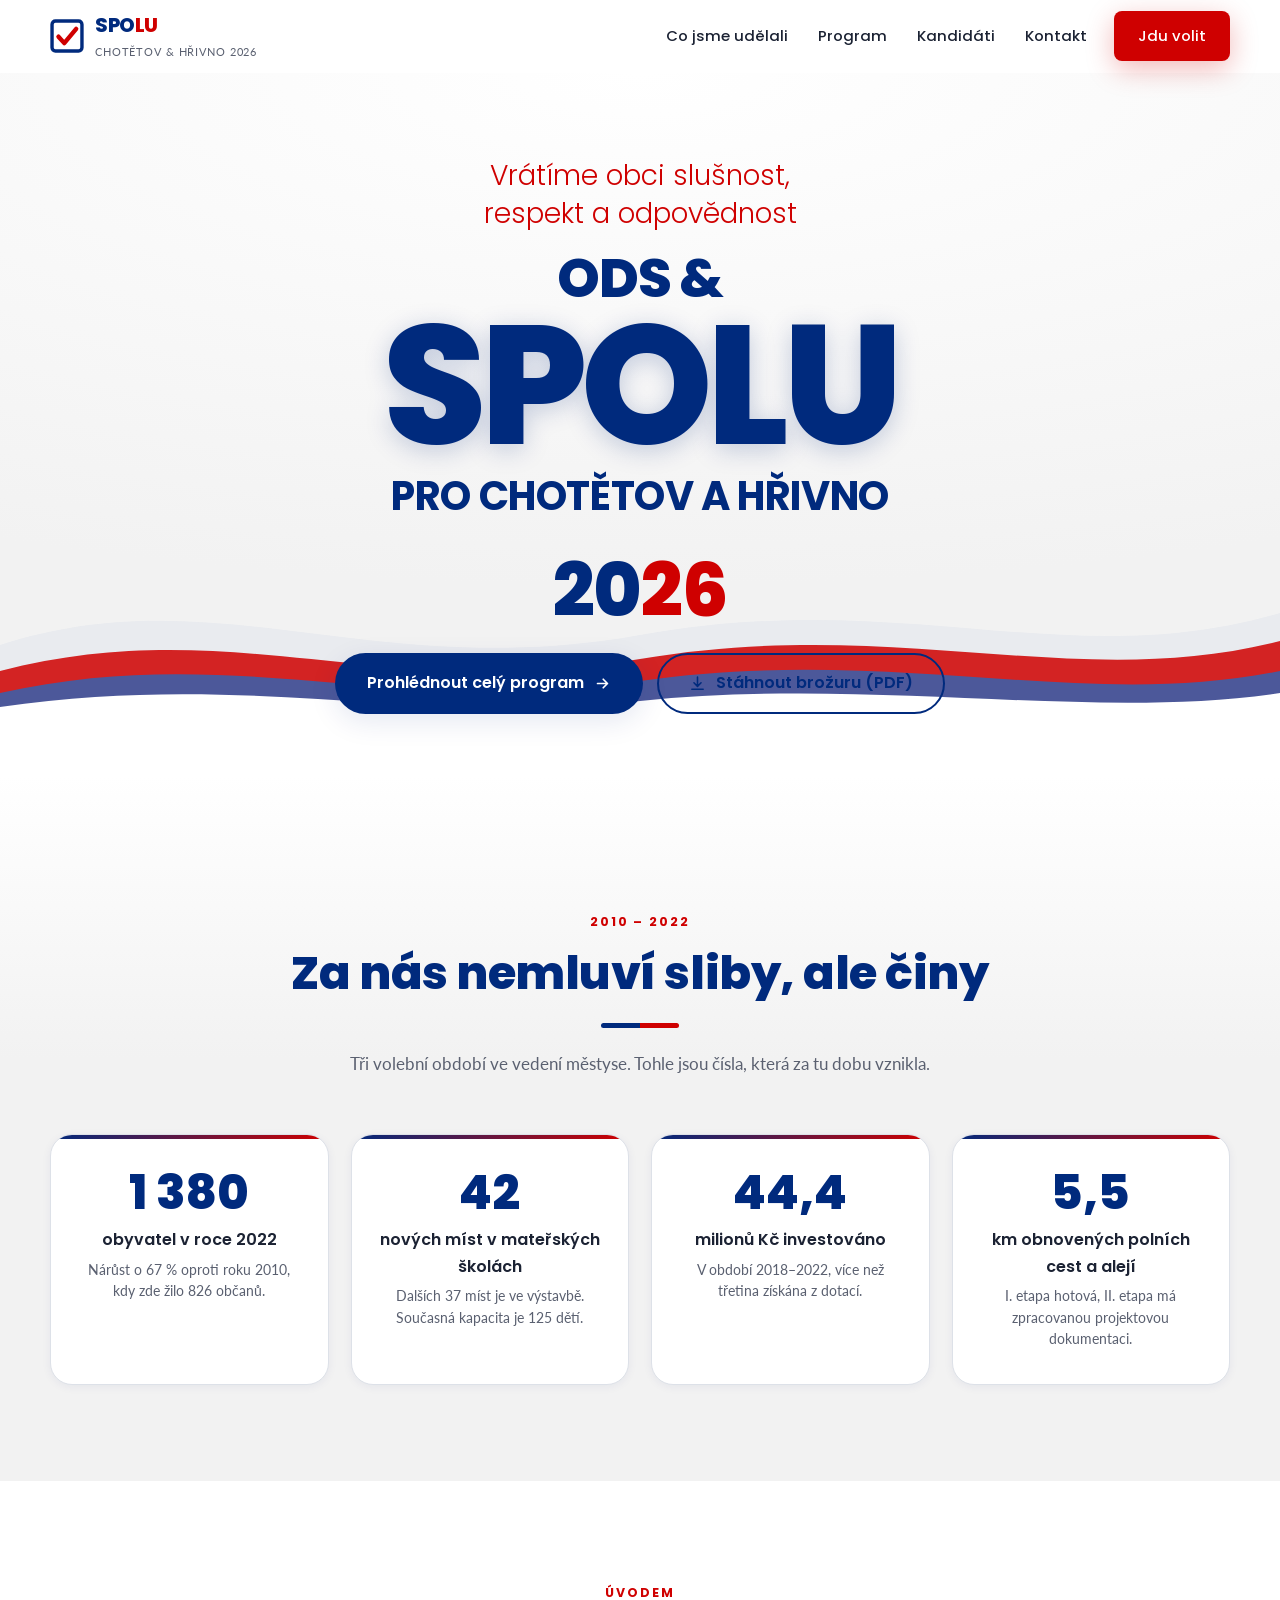
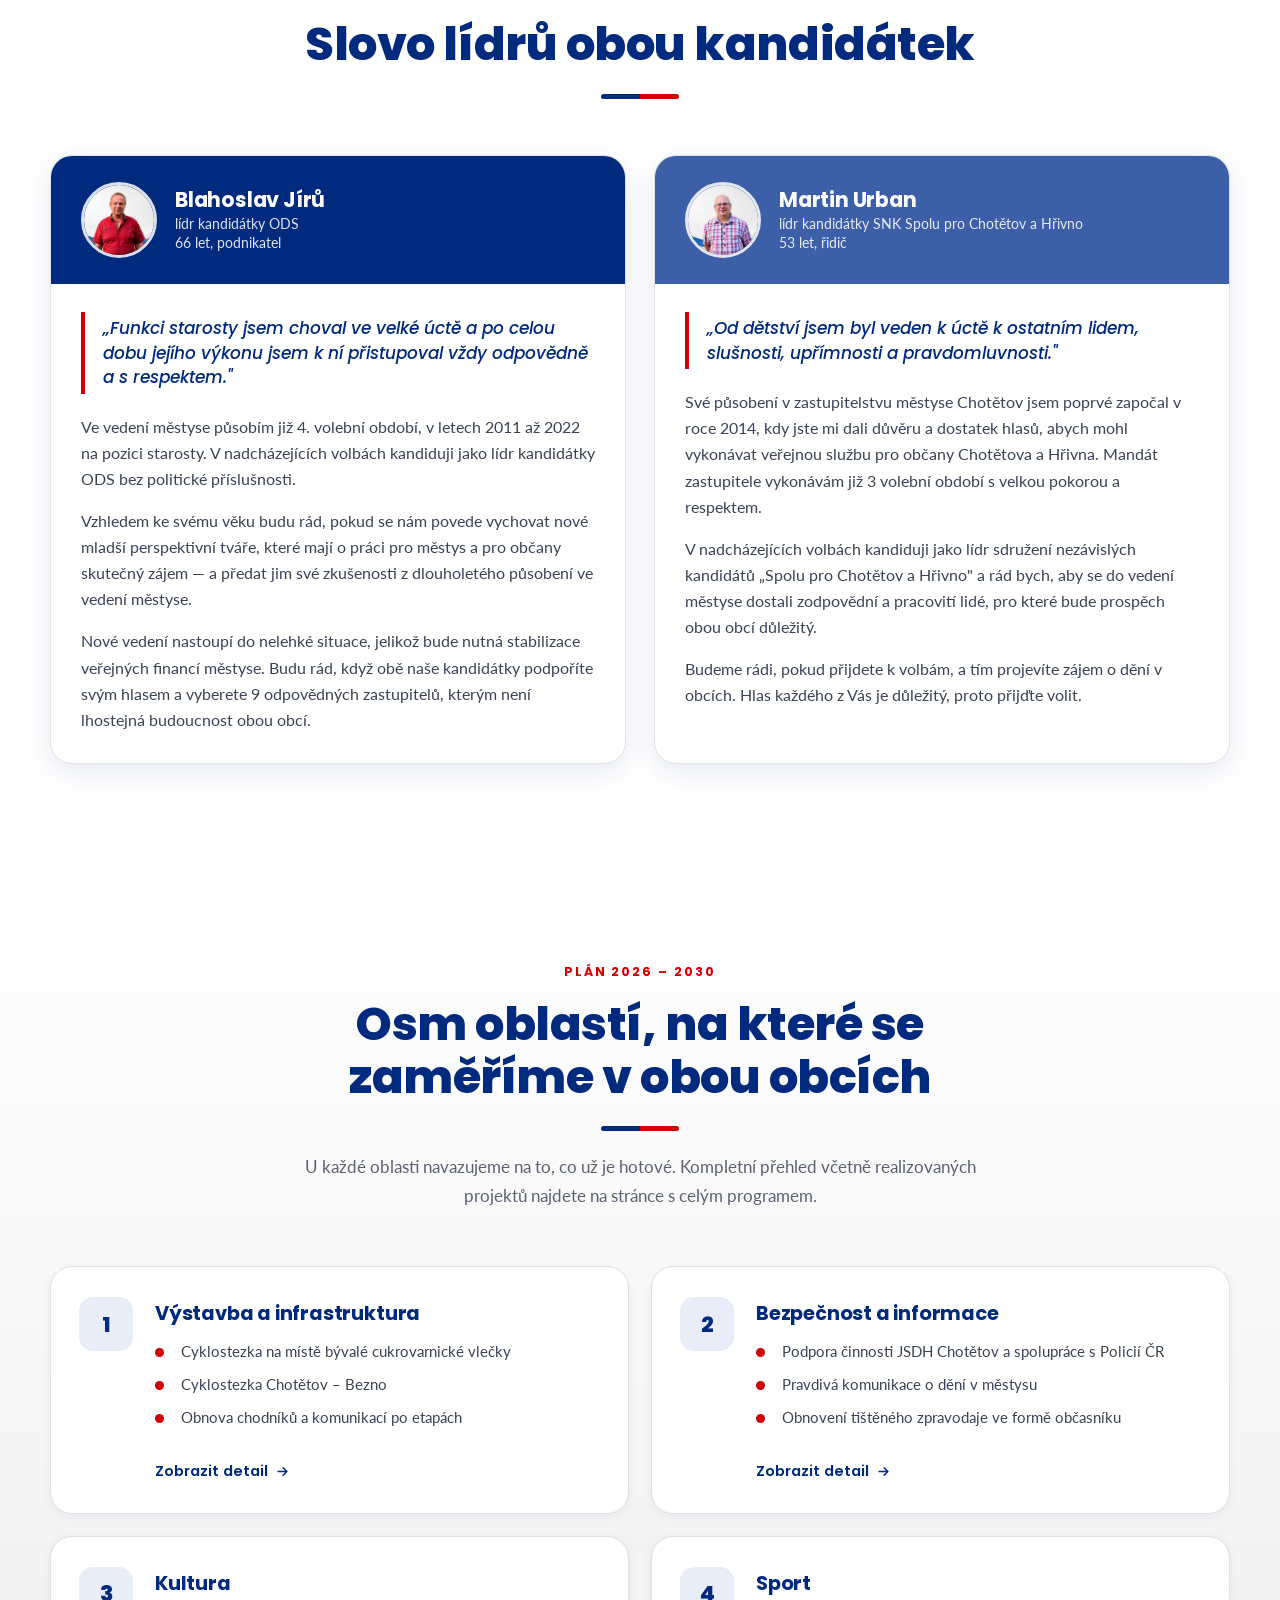
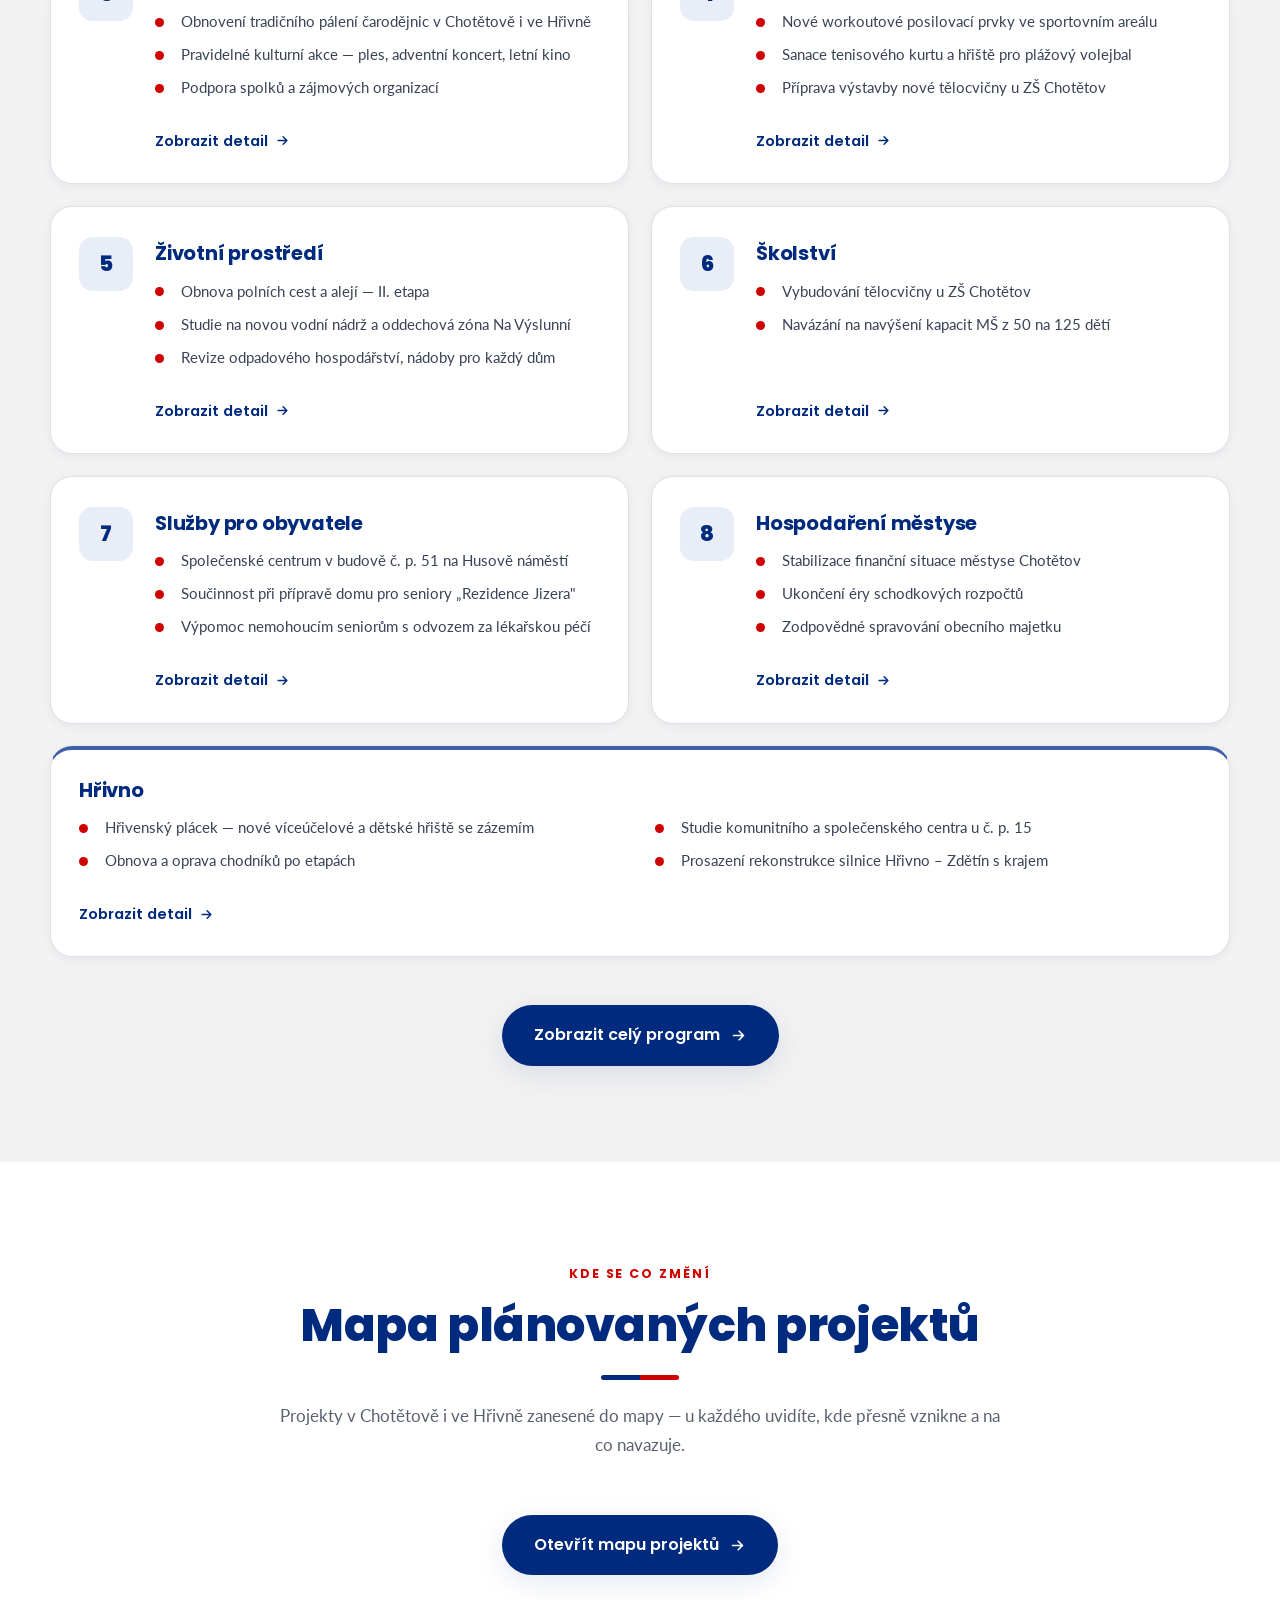
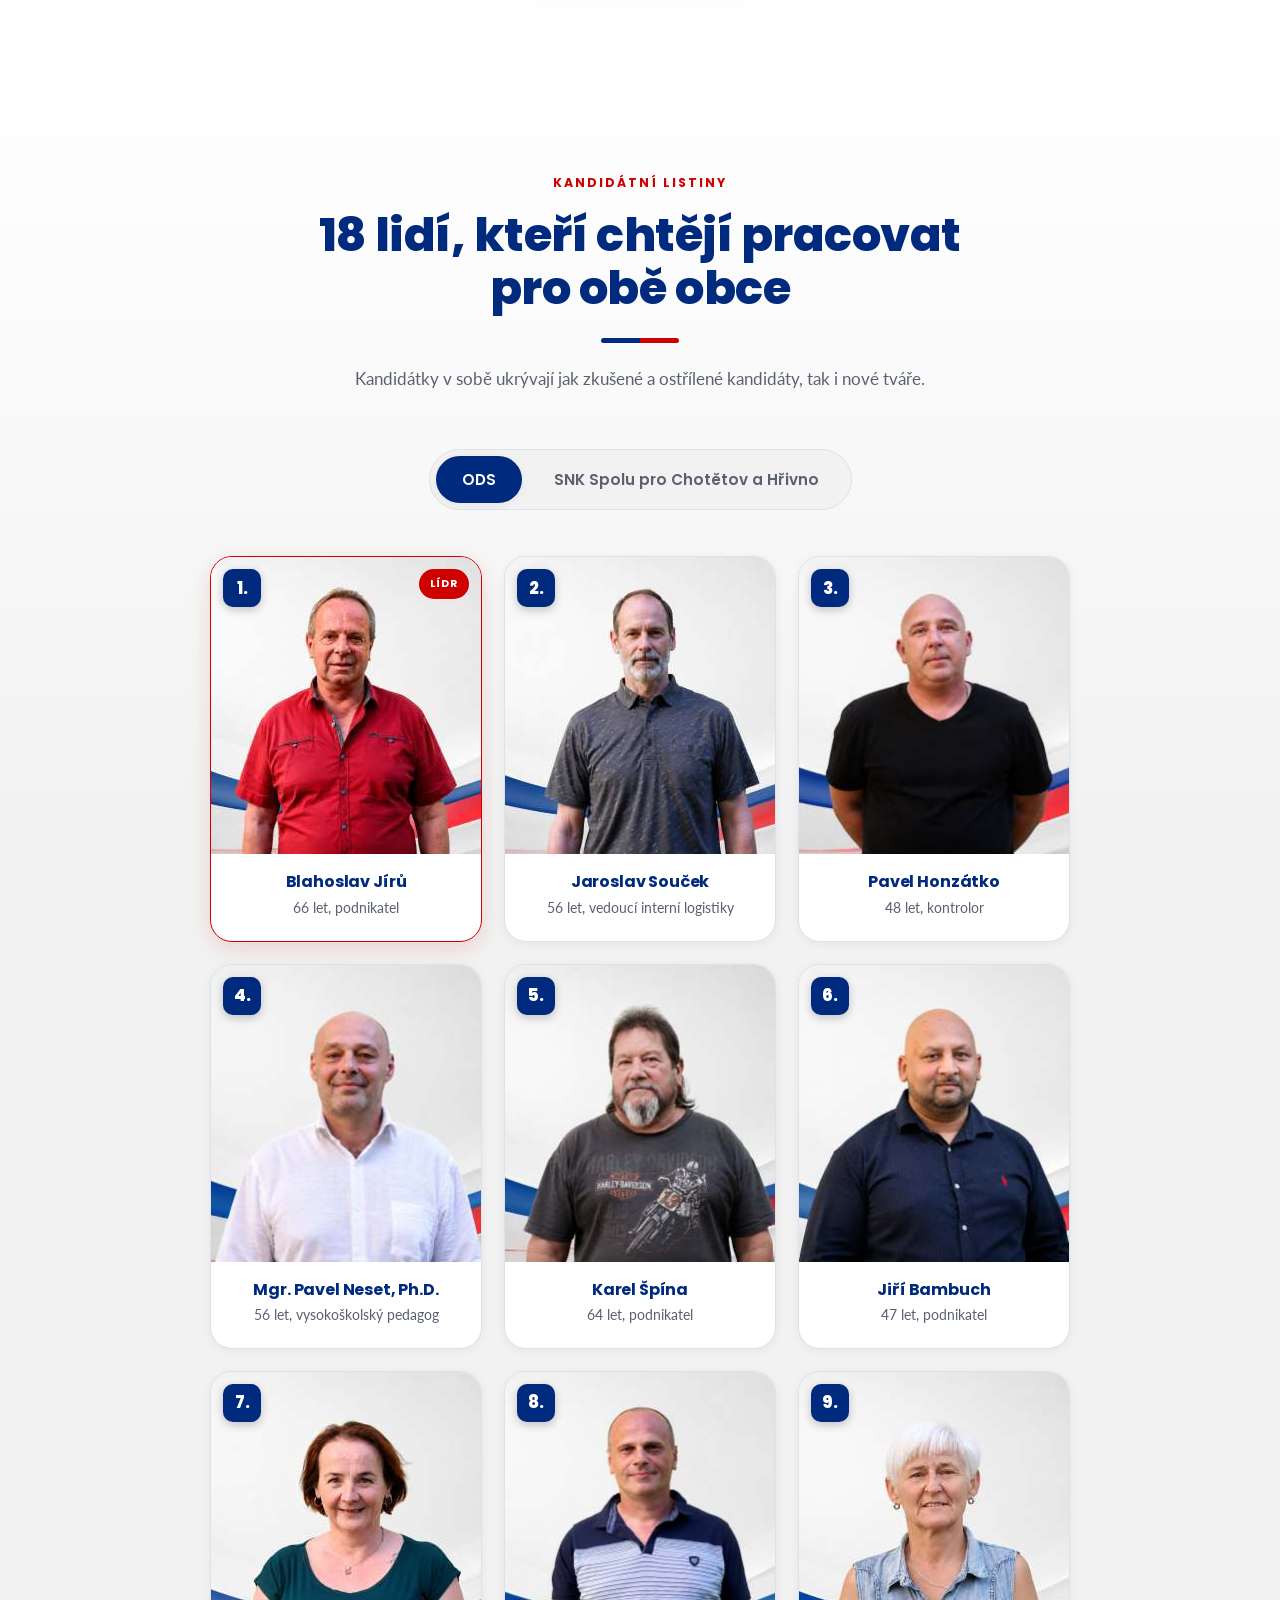
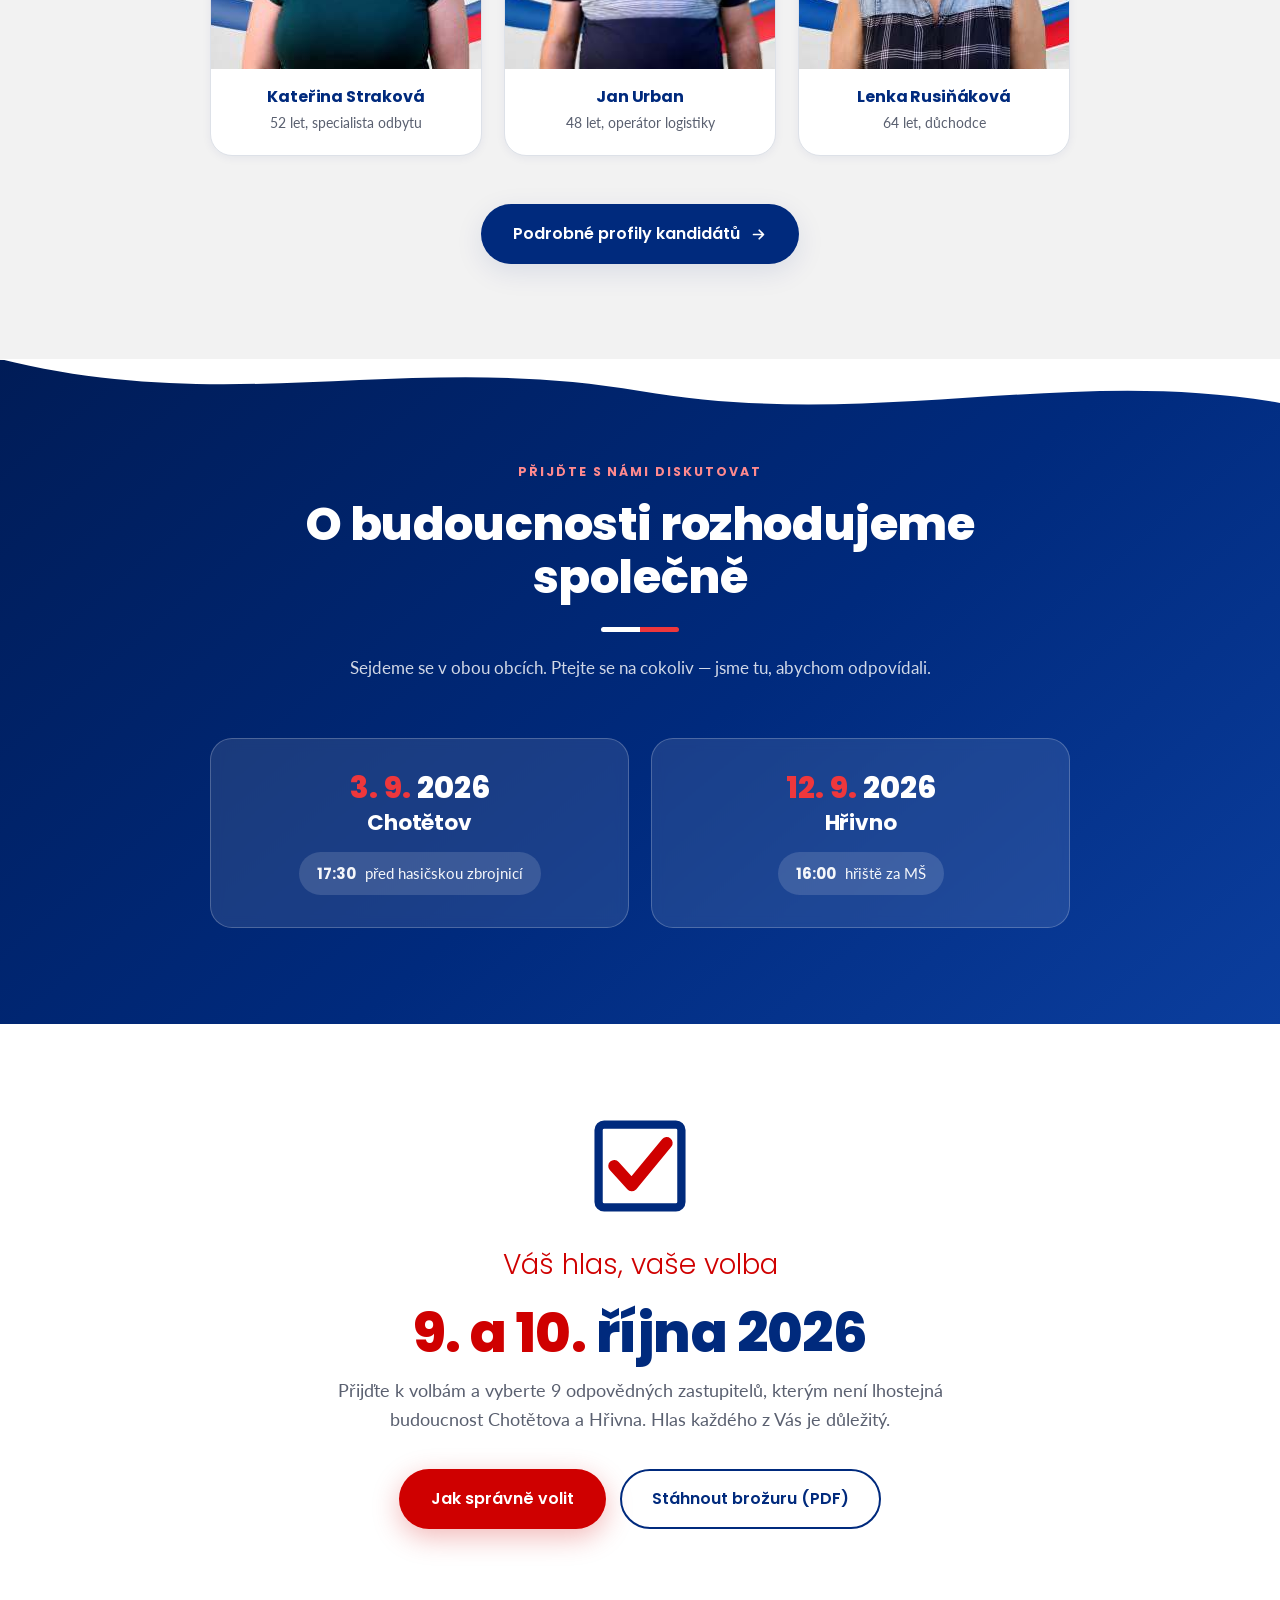
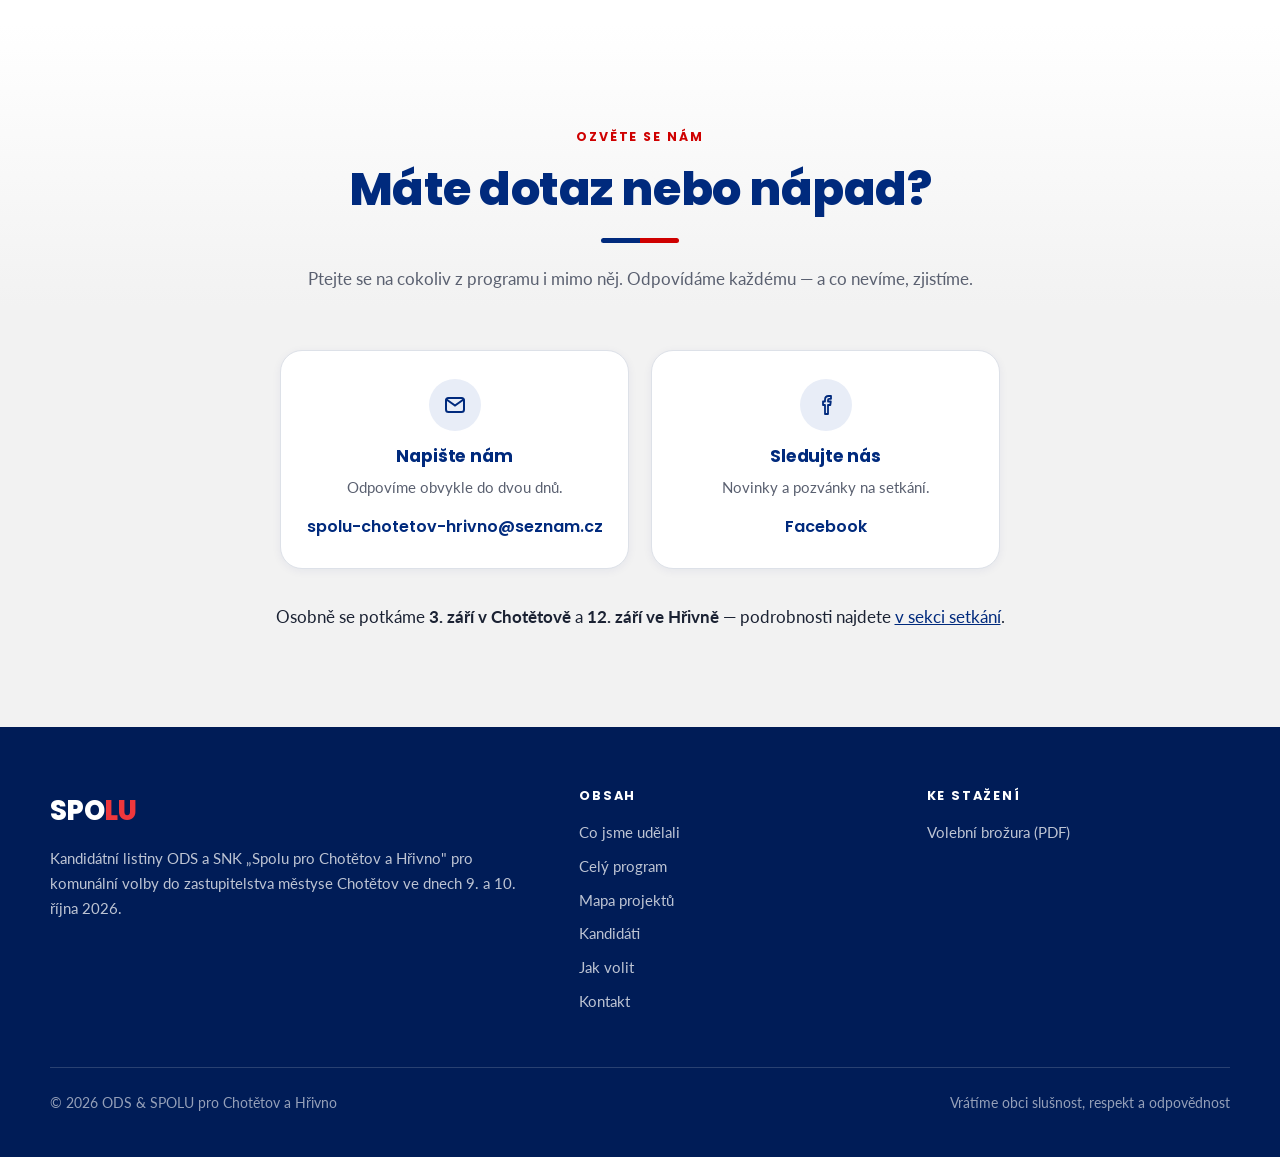
<file: index.html>
<!DOCTYPE html>
<html lang="cs">
<head>
<meta charset="UTF-8">
<meta name="viewport" content="width=device-width, initial-scale=1">
<title>ODS &amp; SPOLU pro Chotětov a Hřivno 2026 — Vrátíme obci slušnost, respekt a odpovědnost</title>
<meta name="description" content="Volební program kandidátních listin ODS a SNK Spolu pro Chotětov a Hřivno pro období 2026–2030. Komunální volby 9. a 10. října 2026.">
<meta name="theme-color" content="#002A7D">

<meta property="og:type" content="website">
<meta property="og:title" content="ODS &amp; SPOLU pro Chotětov a Hřivno 2026">
<meta property="og:description" content="Vrátíme obci slušnost, respekt a odpovědnost. Volební program pro období 2026–2030.">
<meta property="og:locale" content="cs_CZ">

<link rel="preconnect" href="https://fonts.googleapis.com">
<link rel="preconnect" href="https://fonts.gstatic.com" crossorigin>
<link href="https://fonts.googleapis.com/css2?family=Poppins:wght@300;400;500;600;700;800&family=Lato:wght@400;700&display=swap" rel="stylesheet">
<!-- Značka ?v=... za odkazy na CSS a JS zajišťuje, že po úpravě uvidí
     návštěvníci novou verzi místo staré z mezipaměti. Nepřepisujte ji ručně —
     před nahráním webu spusťte `python verze.py`, viz README.md. -->
<link rel="stylesheet" href="css/style.css?v=2026-08-05-1205">
<link rel="icon" href="data:image/svg+xml,<svg xmlns='http://www.w3.org/2000/svg' viewBox='0 0 100 100'><rect width='100' height='100' rx='18' fill='%23002A7D'/><path d='M26 52l16 17 32-38' stroke='%23fff' stroke-width='11' fill='none' stroke-linecap='round' stroke-linejoin='round'/></svg>">

<!-- Náběhové animace se zapnou jen tam, kde je JavaScript k dispozici -->
<script>document.documentElement.className += " js";</script>
</head>

<body>
<a class="preskocit" href="#obsah">Přeskočit na obsah</a>

<!-- ============================================================ Navigace -->
<header class="hlavicka" id="hlavicka">
  <div class="hlavicka__obal">

    <a class="logo" href="index.html" aria-label="ODS a SPOLU pro Chotětov a Hřivno – domovská stránka">
      <svg class="logo__znak" viewBox="0 0 100 100" aria-hidden="true">
        <rect x="6" y="6" width="88" height="88" rx="10" fill="none" stroke="#002A7D" stroke-width="10"/>
        <path d="M25 52l17 19 35-42" stroke="#CF0000" stroke-width="13" fill="none"
              stroke-linecap="round" stroke-linejoin="round"/>
      </svg>
      <span>
        <span class="logo__text">SPO<span>LU</span></span>
        <span class="logo__pod">Chotětov &amp; Hřivno 2026</span>
      </span>
    </a>

    <button class="hamburger" id="hamburger" aria-label="Otevřít menu"
            aria-expanded="false" aria-controls="menu">
      <span></span><span></span><span></span>
    </button>

    <nav class="menu" id="menu" aria-label="Hlavní navigace">
      <a href="#vysledky">Co jsme udělali</a>
      <a href="#program">Program</a>
      <a href="#kandidati">Kandidáti</a>
      <a href="#kontakt">Kontakt</a>
      <a class="tlacitko tlacitko--cervene menu__cta" href="jak-volit.html">Jdu volit</a>
    </nav>

    <div class="ukazatel" id="ukazatel" aria-hidden="true"></div>
  </div>
</header>

<main id="obsah">

<!-- ================================================================= Hero -->
<section class="hero">
  <div class="hero__obsah">
    <p class="hero__claim nabihat">Vrátíme obci slušnost,<br>respekt a odpovědnost</p>

    <h1>
      <span class="hero__ods nabihat">ODS &amp;</span>
      <span class="hero__spolu nabihat">SPOLU</span>
      <span class="hero__pro nabihat">pro Chotětov a Hřivno</span>
    </h1>

    <div class="hero__rok nabihat">20<span>26</span></div>

    <div class="hero__tlacitka nabihat">
      <a class="tlacitko tlacitko--modre" href="program.html">
        Prohlédnout celý program
        <svg width="17" height="17" viewBox="0 0 24 24" fill="none" aria-hidden="true">
          <path d="M5 12h14M13 6l6 6-6 6" stroke="currentColor" stroke-width="2.4"
                stroke-linecap="round" stroke-linejoin="round"/>
        </svg>
      </a>
      <a class="tlacitko tlacitko--obrys" href="dokumenty/volebni-program-2026.pdf" download>
        <svg width="17" height="17" viewBox="0 0 24 24" fill="none" aria-hidden="true">
          <path d="M12 3v13m0 0l-5-5m5 5l5-5M4 20h16" stroke="currentColor" stroke-width="2.2"
                stroke-linecap="round" stroke-linejoin="round"/>
        </svg>
        Stáhnout brožuru (PDF)
      </a>
    </div>
  </div>

  <!-- Vlnovky – podpisový prvek brožury -->
  <svg class="vlny vlny--dole" viewBox="0 0 1440 190" preserveAspectRatio="none"
       height="190" aria-hidden="true" focusable="false">
    <path d="M0,120 C240,50 420,158 720,110 C1020,62 1200,150 1440,88 L1440,190 L0,190 Z"
          fill="#E9EBEF"/>
    <path d="M0,146 C260,86 430,178 720,134 C1010,90 1210,168 1440,116 L1440,190 L0,190 Z"
          fill="#CF0000" opacity=".85"/>
    <path d="M0,168 C260,116 440,192 720,156 C1000,120 1220,186 1440,146 L1440,190 L0,190 Z"
          fill="#3D5FA8" opacity=".9"/>
    <path d="M0,182 C280,146 460,200 720,176 C980,152 1230,196 1440,168 L1440,190 L0,190 Z"
          fill="#FFFFFF"/>
  </svg>

  <!-- Odpočet do voleb -->
  <div class="odpocet" id="odpocet" data-volby="2026-10-09T14:00:00">
    <p class="odpocet__popis">Do otevření volebních místností zbývá</p>

    <div class="odpocet__mrizka">
      <div class="odpocet__pole">
        <div class="odpocet__cislo" id="dny">—</div>
        <div class="odpocet__jednotka" id="dny-popis">dní</div>
      </div>
      <div class="odpocet__pole">
        <div class="odpocet__cislo" id="hodiny">—</div>
        <div class="odpocet__jednotka">hodin</div>
      </div>
      <div class="odpocet__pole">
        <div class="odpocet__cislo" id="minuty">—</div>
        <div class="odpocet__jednotka">minut</div>
      </div>
      <div class="odpocet__pole">
        <div class="odpocet__cislo" id="sekundy">—</div>
        <div class="odpocet__jednotka">sekund</div>
      </div>
    </div>

    <div class="odpocet__probiha">
      <strong>Volby probíhají!</strong>
      <p>Přijďte odvolit — na vašem hlasu záleží.</p>
    </div>

    <p class="odpocet__termin">9. a 10. října 2026</p>
  </div>
</section>

<!-- ============================================================= Výsledky -->
<section class="sekce sekce--seda po-odpoctu" id="vysledky">
  <div class="obal">

    <div class="hlavicka-sekce nabihat">
      <span class="stitek">2010 – 2022</span>
      <h2>Za nás nemluví sliby, ale činy</h2>
      <div class="podtrzeni"></div>
      <p>Tři volební období ve vedení městyse. Tohle jsou čísla, která za tu dobu vznikla.</p>
    </div>

    <div class="cisla">
      <div class="cislo-karta nabihat">
        <div class="cislo-karta__hodnota" data-cil="1380">0</div>
        <div class="cislo-karta__nazev">obyvatel v roce 2022</div>
        <p class="cislo-karta__popis">Nárůst o 67 % oproti roku 2010, kdy zde žilo 826 občanů.</p>
      </div>

      <div class="cislo-karta nabihat">
        <div class="cislo-karta__hodnota" data-cil="42">0</div>
        <div class="cislo-karta__nazev">nových míst v mateřských školách</div>
        <p class="cislo-karta__popis">Dalších 37 míst je ve výstavbě. Současná kapacita je 125 dětí.</p>
      </div>

      <div class="cislo-karta nabihat">
        <div class="cislo-karta__hodnota" data-cil="44.4">0</div>
        <div class="cislo-karta__nazev">milionů Kč investováno</div>
        <p class="cislo-karta__popis">V období 2018–2022, více než třetina získána z dotací.</p>
      </div>

      <div class="cislo-karta nabihat">
        <div class="cislo-karta__hodnota" data-cil="5.5">0</div>
        <div class="cislo-karta__nazev">km obnovených polních cest a alejí</div>
        <p class="cislo-karta__popis">I. etapa hotová, II. etapa má zpracovanou projektovou dokumentaci.</p>
      </div>
    </div>

  </div>
</section>

<!-- ================================================================ Lídři -->
<section class="sekce" id="lidri">
  <div class="obal">

    <div class="hlavicka-sekce nabihat">
      <span class="stitek">Úvodem</span>
      <h2>Slovo lídrů obou kandidátek</h2>
      <div class="podtrzeni"></div>
    </div>

    <div class="lidri">

      <article class="lidr lidr--ods nabihat">
        <header class="lidr__hlavicka">
          <img class="lidr__foto" src="img/kandidati/ods-1-jiru.jpeg"
               alt="Portrét Blahoslava Jírů" width="76" height="76" loading="lazy">
          <div>
            <h3 class="lidr__jmeno">Blahoslav Jírů</h3>
            <p class="lidr__role">lídr kandidátky ODS<br>66 let, podnikatel</p>
          </div>
        </header>

        <div class="lidr__telo">
          <blockquote class="lidr__citat">
            „Funkci starosty jsem choval ve velké úctě a po celou dobu jejího výkonu jsem
            k ní přistupoval vždy odpovědně a s respektem."
          </blockquote>
          <p>
            Ve vedení městyse působím již 4. volební období, v letech 2011 až 2022 na pozici
            starosty. V nadcházejících volbách kandiduji jako lídr kandidátky ODS bez politické
            příslušnosti.
          </p>
          <p>
            Vzhledem ke svému věku budu rád, pokud se nám povede vychovat nové mladší
            perspektivní tváře, které mají o práci pro městys a pro občany skutečný zájem —
            a předat jim své zkušenosti z dlouholetého působení ve vedení městyse.
          </p>
          <p>
            Nové vedení nastoupí do nelehké situace, jelikož bude nutná stabilizace veřejných
            financí městyse. Budu rád, když obě naše kandidátky podpoříte svým hlasem
            a vyberete 9 odpovědných zastupitelů, kterým není lhostejná budoucnost obou obcí.
          </p>
        </div>
      </article>

      <article class="lidr lidr--snk nabihat">
        <header class="lidr__hlavicka">
          <img class="lidr__foto" src="img/kandidati/snk-1-urban-martin.jpeg"
               alt="Portrét Martina Urbana" width="76" height="76" loading="lazy">
          <div>
            <h3 class="lidr__jmeno">Martin Urban</h3>
            <p class="lidr__role">lídr kandidátky SNK Spolu pro Chotětov a Hřivno<br>53 let, řidič</p>
          </div>
        </header>

        <div class="lidr__telo">
          <blockquote class="lidr__citat">
            „Od dětství jsem byl veden k úctě k ostatním lidem, slušnosti, upřímnosti
            a pravdomluvnosti."
          </blockquote>
          <p>
            Své působení v zastupitelstvu městyse Chotětov jsem poprvé započal v roce 2014,
            kdy jste mi dali důvěru a dostatek hlasů, abych mohl vykonávat veřejnou službu pro
            občany Chotětova a Hřivna. Mandát zastupitele vykonávám již 3 volební období
            s velkou pokorou a respektem.
          </p>
          <p>
            V nadcházejících volbách kandiduji jako lídr sdružení nezávislých kandidátů
            „Spolu pro Chotětov a Hřivno" a rád bych, aby se do vedení městyse dostali
            zodpovědní a pracovití lidé, pro které bude prospěch obou obcí důležitý.
          </p>
          <p>
            Budeme rádi, pokud přijdete k volbám, a tím projevíte zájem o dění v obcích.
            Hlas každého z Vás je důležitý, proto přijďte volit.
          </p>
        </div>
      </article>

    </div>
  </div>
</section>

<!-- ============================================================== Program -->
<section class="sekce sekce--seda" id="program">
  <div class="obal">

    <div class="hlavicka-sekce nabihat">
      <span class="stitek">Plán 2026 – 2030</span>
      <h2>Osm oblastí, na které se zaměříme v obou obcích</h2>
      <div class="podtrzeni"></div>
      <p>
        U každé oblasti navazujeme na to, co už je hotové. Kompletní přehled včetně
        realizovaných projektů najdete na stránce s celým programem.
      </p>
    </div>

    <div class="oblasti">

      <article class="oblast nabihat">
        <div class="oblast__cislo">1</div>
        <h3 class="oblast__nazev">Výstavba a infrastruktura</h3>
        <ul class="oblast__seznam">
          <li>Cyklostezka na místě bývalé cukrovarnické vlečky</li>
          <li>Cyklostezka Chotětov – Bezno</li>
          <li>Obnova chodníků a komunikací po etapách</li>
        </ul>
        <a class="oblast__odkaz" href="program.html#oblast-1">
          Zobrazit detail
          <svg width="15" height="15" viewBox="0 0 24 24" fill="none" aria-hidden="true">
            <path d="M5 12h14M13 6l6 6-6 6" stroke="currentColor" stroke-width="2.4"
                  stroke-linecap="round" stroke-linejoin="round"/>
          </svg>
        </a>
      </article>

      <article class="oblast nabihat">
        <div class="oblast__cislo">2</div>
        <h3 class="oblast__nazev">Bezpečnost a informace</h3>
        <ul class="oblast__seznam">
          <li>Podpora činnosti JSDH Chotětov a spolupráce s Policií ČR</li>
          <li>Pravdivá komunikace o dění v městysu</li>
          <li>Obnovení tištěného zpravodaje ve formě občasníku</li>
        </ul>
        <a class="oblast__odkaz" href="program.html#oblast-2">
          Zobrazit detail
          <svg width="15" height="15" viewBox="0 0 24 24" fill="none" aria-hidden="true">
            <path d="M5 12h14M13 6l6 6-6 6" stroke="currentColor" stroke-width="2.4"
                  stroke-linecap="round" stroke-linejoin="round"/>
          </svg>
        </a>
      </article>

      <article class="oblast nabihat">
        <div class="oblast__cislo">3</div>
        <h3 class="oblast__nazev">Kultura</h3>
        <ul class="oblast__seznam">
          <li>Obnovení tradičního pálení čarodějnic v Chotětově i ve Hřivně</li>
          <li>Pravidelné kulturní akce — ples, adventní koncert, letní kino</li>
          <li>Podpora spolků a zájmových organizací</li>
        </ul>
        <a class="oblast__odkaz" href="program.html#oblast-3">
          Zobrazit detail
          <svg width="15" height="15" viewBox="0 0 24 24" fill="none" aria-hidden="true">
            <path d="M5 12h14M13 6l6 6-6 6" stroke="currentColor" stroke-width="2.4"
                  stroke-linecap="round" stroke-linejoin="round"/>
          </svg>
        </a>
      </article>

      <article class="oblast nabihat">
        <div class="oblast__cislo">4</div>
        <h3 class="oblast__nazev">Sport</h3>
        <ul class="oblast__seznam">
          <li>Nové workoutové posilovací prvky ve sportovním areálu</li>
          <li>Sanace tenisového kurtu a hřiště pro plážový volejbal</li>
          <li>Příprava výstavby nové tělocvičny u ZŠ Chotětov</li>
        </ul>
        <a class="oblast__odkaz" href="program.html#oblast-4">
          Zobrazit detail
          <svg width="15" height="15" viewBox="0 0 24 24" fill="none" aria-hidden="true">
            <path d="M5 12h14M13 6l6 6-6 6" stroke="currentColor" stroke-width="2.4"
                  stroke-linecap="round" stroke-linejoin="round"/>
          </svg>
        </a>
      </article>

      <article class="oblast nabihat">
        <div class="oblast__cislo">5</div>
        <h3 class="oblast__nazev">Životní prostředí</h3>
        <ul class="oblast__seznam">
          <li>Obnova polních cest a alejí — II. etapa</li>
          <li>Studie na novou vodní nádrž a oddechová zóna Na Výslunní</li>
          <li>Revize odpadového hospodářství, nádoby pro každý dům</li>
        </ul>
        <a class="oblast__odkaz" href="program.html#oblast-5">
          Zobrazit detail
          <svg width="15" height="15" viewBox="0 0 24 24" fill="none" aria-hidden="true">
            <path d="M5 12h14M13 6l6 6-6 6" stroke="currentColor" stroke-width="2.4"
                  stroke-linecap="round" stroke-linejoin="round"/>
          </svg>
        </a>
      </article>

      <article class="oblast nabihat">
        <div class="oblast__cislo">6</div>
        <h3 class="oblast__nazev">Školství</h3>
        <ul class="oblast__seznam">
          <li>Vybudování tělocvičny u ZŠ Chotětov</li>
          <li>Navázání na navýšení kapacit MŠ z 50 na 125 dětí</li>
        </ul>
        <a class="oblast__odkaz" href="program.html#oblast-6">
          Zobrazit detail
          <svg width="15" height="15" viewBox="0 0 24 24" fill="none" aria-hidden="true">
            <path d="M5 12h14M13 6l6 6-6 6" stroke="currentColor" stroke-width="2.4"
                  stroke-linecap="round" stroke-linejoin="round"/>
          </svg>
        </a>
      </article>

      <article class="oblast nabihat">
        <div class="oblast__cislo">7</div>
        <h3 class="oblast__nazev">Služby pro obyvatele</h3>
        <ul class="oblast__seznam">
          <li>Společenské centrum v budově č. p. 51 na Husově náměstí</li>
          <li>Součinnost při přípravě domu pro seniory „Rezidence Jizera"</li>
          <li>Výpomoc nemohoucím seniorům s odvozem za lékařskou péčí</li>
        </ul>
        <a class="oblast__odkaz" href="program.html#oblast-7">
          Zobrazit detail
          <svg width="15" height="15" viewBox="0 0 24 24" fill="none" aria-hidden="true">
            <path d="M5 12h14M13 6l6 6-6 6" stroke="currentColor" stroke-width="2.4"
                  stroke-linecap="round" stroke-linejoin="round"/>
          </svg>
        </a>
      </article>

      <article class="oblast nabihat">
        <div class="oblast__cislo">8</div>
        <h3 class="oblast__nazev">Hospodaření městyse</h3>
        <ul class="oblast__seznam">
          <li>Stabilizace finanční situace městyse Chotětov</li>
          <li>Ukončení éry schodkových rozpočtů</li>
          <li>Zodpovědné spravování obecního majetku</li>
        </ul>
        <a class="oblast__odkaz" href="program.html#oblast-8">
          Zobrazit detail
          <svg width="15" height="15" viewBox="0 0 24 24" fill="none" aria-hidden="true">
            <path d="M5 12h14M13 6l6 6-6 6" stroke="currentColor" stroke-width="2.4"
                  stroke-linecap="round" stroke-linejoin="round"/>
          </svg>
        </a>
      </article>

      <article class="oblast oblast--sirka oblast--bezcisla nabihat">
        <h3 class="oblast__nazev">Hřivno</h3>
        <ul class="oblast__seznam oblast__seznam--dva">
          <li>Hřivenský plácek — nové víceúčelové a dětské hřiště se zázemím</li>
          <li>Obnova a oprava chodníků po etapách</li>
          <li>Studie komunitního a společenského centra u č. p. 15</li>
          <li>Prosazení rekonstrukce silnice Hřivno – Zdětín s krajem</li>
        </ul>
        <a class="oblast__odkaz" href="program.html#hrivno">
          Zobrazit detail
          <svg width="15" height="15" viewBox="0 0 24 24" fill="none" aria-hidden="true">
            <path d="M5 12h14M13 6l6 6-6 6" stroke="currentColor" stroke-width="2.4"
                  stroke-linecap="round" stroke-linejoin="round"/>
          </svg>
        </a>
      </article>

    </div>

    <p style="text-align:center; margin-top:48px;" class="nabihat">
      <a class="tlacitko tlacitko--modre" href="program.html">
        Zobrazit celý program
        <svg width="17" height="17" viewBox="0 0 24 24" fill="none" aria-hidden="true">
          <path d="M5 12h14M13 6l6 6-6 6" stroke="currentColor" stroke-width="2.4"
                stroke-linecap="round" stroke-linejoin="round"/>
        </svg>
      </a>
    </p>

  </div>
</section>

<!-- ====================================================== Mapa projektů -->
<section class="sekce" id="projekty">
  <div class="obal obal--uzky" style="text-align:center;">

    <div class="hlavicka-sekce nabihat">
      <span class="stitek">Kde se co změní</span>
      <h2>Mapa plánovaných projektů</h2>
      <div class="podtrzeni"></div>
      <p>
        Projekty v Chotětově i ve Hřivně zanesené do mapy — u každého uvidíte,
        kde přesně vznikne a na co navazuje.
      </p>
    </div>

    <p class="nabihat" style="margin:0;">
      <a class="tlacitko tlacitko--modre" href="mapa.html">
        Otevřít mapu projektů
        <svg width="17" height="17" viewBox="0 0 24 24" fill="none" aria-hidden="true">
          <path d="M5 12h14M13 6l6 6-6 6" stroke="currentColor" stroke-width="2.4"
                stroke-linecap="round" stroke-linejoin="round"/>
        </svg>
      </a>
    </p>

  </div>
</section>

<!-- =========================================================== Kandidáti -->
<section class="sekce sekce--seda" id="kandidati">
  <div class="obal">

    <div class="hlavicka-sekce nabihat">
      <span class="stitek">Kandidátní listiny</span>
      <h2>18 lidí, kteří chtějí pracovat pro obě obce</h2>
      <div class="podtrzeni"></div>
      <p>Kandidátky v sobě ukrývají jak zkušené a ostřílené kandidáty, tak i nové tváře.</p>
    </div>

    <div class="prepinac nabihat" role="tablist" aria-label="Výběr kandidátní listiny">
      <button class="prepinac__tlacitko" id="zalozka-ods" role="tab"
              aria-selected="true" aria-controls="listina-ods">ODS</button>
      <button class="prepinac__tlacitko" id="zalozka-snk" role="tab"
              aria-selected="false" aria-controls="listina-snk">SNK Spolu pro Chotětov a Hřivno</button>
    </div>

    <!-- Kandidátka ODS -->
    <div class="kandidati kandidati--ods" id="listina-ods" role="tabpanel"
         aria-labelledby="zalozka-ods" tabindex="0">

      <article class="kandidat kandidat--lidr nabihat">
        <div class="kandidat__obrazek">
          <img src="img/kandidati/ods-1-jiru.jpeg" alt="Blahoslav Jírů" decoding="async" width="297" height="297">
          <span class="kandidat__poradi">1.</span>
          <span class="kandidat__lidr">Lídr</span>
        </div>
        <div class="kandidat__telo">
          <h3 class="kandidat__jmeno">Blahoslav Jírů</h3>
          <p class="kandidat__udaje">66 let, podnikatel</p>
        </div>
      </article>

      <article class="kandidat nabihat">
        <div class="kandidat__obrazek">
          <img src="img/kandidati/ods-2-soucek.jpeg" alt="Jaroslav Souček" decoding="async" width="297" height="297">
          <span class="kandidat__poradi">2.</span>
        </div>
        <div class="kandidat__telo">
          <h3 class="kandidat__jmeno">Jaroslav Souček</h3>
          <p class="kandidat__udaje">56 let, vedoucí interní logistiky</p>
        </div>
      </article>

      <article class="kandidat nabihat">
        <div class="kandidat__obrazek">
          <img src="img/kandidati/ods-3-honzatko.jpeg" alt="Pavel Honzátko" decoding="async" width="297" height="297">
          <span class="kandidat__poradi">3.</span>
        </div>
        <div class="kandidat__telo">
          <h3 class="kandidat__jmeno">Pavel Honzátko</h3>
          <p class="kandidat__udaje">48 let, kontrolor</p>
        </div>
      </article>

      <article class="kandidat nabihat">
        <div class="kandidat__obrazek">
          <img src="img/kandidati/ods-4-neset.jpeg" alt="Pavel Neset" decoding="async" width="297" height="297">
          <span class="kandidat__poradi">4.</span>
        </div>
        <div class="kandidat__telo">
          <h3 class="kandidat__jmeno">Mgr. Pavel Neset, Ph.D.</h3>
          <p class="kandidat__udaje">56 let, vysokoškolský pedagog</p>
        </div>
      </article>

      <article class="kandidat nabihat">
        <div class="kandidat__obrazek">
          <img src="img/kandidati/ods-5-spina.jpeg" alt="Karel Špína" decoding="async" width="297" height="297">
          <span class="kandidat__poradi">5.</span>
        </div>
        <div class="kandidat__telo">
          <h3 class="kandidat__jmeno">Karel Špína</h3>
          <p class="kandidat__udaje">64 let, podnikatel</p>
        </div>
      </article>

      <article class="kandidat nabihat">
        <div class="kandidat__obrazek">
          <img src="img/kandidati/ods-6-bambuch.jpeg" alt="Jiří Bambuch" decoding="async" width="297" height="297">
          <span class="kandidat__poradi">6.</span>
        </div>
        <div class="kandidat__telo">
          <h3 class="kandidat__jmeno">Jiří Bambuch</h3>
          <p class="kandidat__udaje">47 let, podnikatel</p>
        </div>
      </article>

      <article class="kandidat nabihat">
        <div class="kandidat__obrazek">
          <img src="img/kandidati/ods-7-strakova.jpeg" alt="Kateřina Straková" decoding="async" width="297" height="297">
          <span class="kandidat__poradi">7.</span>
        </div>
        <div class="kandidat__telo">
          <h3 class="kandidat__jmeno">Kateřina Straková</h3>
          <p class="kandidat__udaje">52 let, specialista odbytu</p>
        </div>
      </article>

      <article class="kandidat nabihat">
        <div class="kandidat__obrazek">
          <img src="img/kandidati/ods-8-urban-jan.jpeg" alt="Jan Urban" decoding="async" width="297" height="297">
          <span class="kandidat__poradi">8.</span>
        </div>
        <div class="kandidat__telo">
          <h3 class="kandidat__jmeno">Jan Urban</h3>
          <p class="kandidat__udaje">48 let, operátor logistiky</p>
        </div>
      </article>

      <article class="kandidat nabihat">
        <div class="kandidat__obrazek">
          <img src="img/kandidati/ods-9-rusinakova.jpeg" alt="Lenka Rusiňáková" decoding="async" width="297" height="297">
          <span class="kandidat__poradi">9.</span>
        </div>
        <div class="kandidat__telo">
          <h3 class="kandidat__jmeno">Lenka Rusiňáková</h3>
          <p class="kandidat__udaje">64 let, důchodce</p>
        </div>
      </article>

    </div>

    <!-- Kandidátka SNK -->
    <div class="kandidati kandidati--snk" id="listina-snk" role="tabpanel"
         aria-labelledby="zalozka-snk" tabindex="0" hidden>

      <article class="kandidat kandidat--lidr nabihat">
        <div class="kandidat__obrazek">
          <img src="img/kandidati/snk-1-urban-martin.jpeg" alt="Martin Urban" decoding="async" width="297" height="297">
          <span class="kandidat__poradi">1.</span>
          <span class="kandidat__lidr">Lídr</span>
        </div>
        <div class="kandidat__telo">
          <h3 class="kandidat__jmeno">Martin Urban</h3>
          <p class="kandidat__udaje">53 let, řidič</p>
        </div>
      </article>

      <article class="kandidat nabihat">
        <div class="kandidat__obrazek">
          <img src="img/kandidati/snk-2-weber.jpeg" alt="Vlastimil Weber" decoding="async" width="297" height="297">
          <span class="kandidat__poradi">2.</span>
        </div>
        <div class="kandidat__telo">
          <h3 class="kandidat__jmeno">Ing. Vlastimil Weber</h3>
          <p class="kandidat__udaje">50 let, embryolog</p>
        </div>
      </article>

      <article class="kandidat nabihat">
        <div class="kandidat__obrazek">
          <img src="img/kandidati/snk-3-hulka.jpeg" alt="Petr Hůlka" decoding="async" width="297" height="297">
          <span class="kandidat__poradi">3.</span>
        </div>
        <div class="kandidat__telo">
          <h3 class="kandidat__jmeno">Petr Hůlka</h3>
          <p class="kandidat__udaje">43 let, nákupčí</p>
        </div>
      </article>

      <article class="kandidat nabihat">
        <div class="kandidat__obrazek">
          <img src="img/kandidati/snk-4-bezucha.jpeg" alt="Aleš Bezucha" decoding="async" width="297" height="297">
          <span class="kandidat__poradi">4.</span>
        </div>
        <div class="kandidat__telo">
          <h3 class="kandidat__jmeno">Mgr. Aleš Bezucha</h3>
          <p class="kandidat__udaje">55 let, podnikatel</p>
        </div>
      </article>

      <article class="kandidat nabihat">
        <div class="kandidat__obrazek">
          <img src="img/kandidati/snk-5-stehlik.jpeg" alt="Ondřej Stehlík" decoding="async" width="297" height="297">
          <span class="kandidat__poradi">5.</span>
        </div>
        <div class="kandidat__telo">
          <h3 class="kandidat__jmeno">Ondřej Stehlík</h3>
          <p class="kandidat__udaje">41 let, VS ČR</p>
        </div>
      </article>

      <article class="kandidat nabihat">
        <div class="kandidat__obrazek">
          <img src="img/kandidati/snk-6-dome.jpeg" alt="Filip Döme" decoding="async" width="297" height="297">
          <span class="kandidat__poradi">6.</span>
        </div>
        <div class="kandidat__telo">
          <h3 class="kandidat__jmeno">Filip Döme</h3>
          <p class="kandidat__udaje">39 let, prodejce velkoobchod</p>
        </div>
      </article>

      <article class="kandidat nabihat">
        <div class="kandidat__obrazek">
          <img src="img/kandidati/snk-7-korinkova.jpeg" alt="Ladislava Kořínková" decoding="async" width="297" height="297">
          <span class="kandidat__poradi">7.</span>
        </div>
        <div class="kandidat__telo">
          <h3 class="kandidat__jmeno">Ladislava Kořínková</h3>
          <p class="kandidat__udaje">59 let, referent expedice</p>
        </div>
      </article>

      <article class="kandidat nabihat">
        <div class="kandidat__obrazek">
          <img src="img/kandidati/snk-8-votockova.jpeg" alt="Marie Votočková" decoding="async" width="297" height="297">
          <span class="kandidat__poradi">8.</span>
        </div>
        <div class="kandidat__telo">
          <h3 class="kandidat__jmeno">Mgr. Marie Votočková</h3>
          <p class="kandidat__udaje">43 let, úřednice</p>
        </div>
      </article>

      <article class="kandidat nabihat">
        <div class="kandidat__obrazek">
          <img src="img/kandidati/snk-9-celer.jpeg" alt="Martin Celer" decoding="async" width="297" height="297">
          <span class="kandidat__poradi">9.</span>
        </div>
        <div class="kandidat__telo">
          <h3 class="kandidat__jmeno">Martin Celer</h3>
          <p class="kandidat__udaje">46 let, vedoucí údržby</p>
        </div>
      </article>

    </div>

    <p style="text-align:center; margin-top:48px;" class="nabihat">
      <a class="tlacitko tlacitko--modre" href="kandidati.html">
        Podrobné profily kandidátů
        <svg width="17" height="17" viewBox="0 0 24 24" fill="none" aria-hidden="true">
          <path d="M5 12h14M13 6l6 6-6 6" stroke="currentColor" stroke-width="2.4"
                stroke-linecap="round" stroke-linejoin="round"/>
        </svg>
      </a>
    </p>

  </div>
</section>

<!-- ============================================================= Setkání -->
<section class="sekce sekce--modra" id="setkani">
  <svg class="vlny vlny--nahore" viewBox="0 0 1440 90" preserveAspectRatio="none"
       height="90" aria-hidden="true" focusable="false">
    <path d="M0,0 C260,58 460,-8 720,32 C980,72 1200,6 1440,44 L1440,0 Z" fill="#FFFFFF"/>
  </svg>

  <div class="obal">
    <div class="hlavicka-sekce nabihat">
      <span class="stitek">Přijďte s námi diskutovat</span>
      <h2>O budoucnosti rozhodujeme společně</h2>
      <div class="podtrzeni"></div>
      <p>Sejdeme se v obou obcích. Ptejte se na cokoliv — jsme tu, abychom odpovídali.</p>
    </div>

    <div class="setkani">
      <article class="akce nabihat">
        <p class="akce__datum"><span>3. 9.</span> 2026</p>
        <h3 class="akce__misto">Chotětov</h3>
        <p class="akce__detail">
          <span class="akce__cas">17:30</span>
          <span>před hasičskou zbrojnicí</span>
        </p>
      </article>

      <article class="akce nabihat">
        <p class="akce__datum"><span>12. 9.</span> 2026</p>
        <h3 class="akce__misto">Hřivno</h3>
        <p class="akce__detail">
          <span class="akce__cas">16:00</span>
          <span>hřiště za MŠ</span>
        </p>
      </article>
    </div>
  </div>
</section>

<!-- =============================================================== Volby -->
<section class="sekce" id="volby">
  <div class="obal obal--uzky volby">

    <svg class="volby__zaskrtnuti nabihat" viewBox="0 0 100 100" aria-hidden="true">
      <rect x="5" y="5" width="90" height="90" rx="6" fill="none" stroke="#002A7D" stroke-width="9"/>
      <path d="M22 50l19 21 38-46" stroke="#CF0000" stroke-width="13" fill="none"
            stroke-linecap="round" stroke-linejoin="round"/>
    </svg>

    <p class="hero__claim nabihat" style="margin-bottom:20px;">Váš hlas, vaše volba</p>

    <h2 class="volby__termin nabihat"><span>9. a 10.</span> října 2026</h2>

    <p class="volby__popis nabihat">
      Přijďte k volbám a vyberte 9 odpovědných zastupitelů, kterým není lhostejná
      budoucnost Chotětova a Hřivna. Hlas každého z Vás je důležitý.
    </p>

    <div class="hero__tlacitka nabihat" style="margin-bottom:0;">
      <a class="tlacitko tlacitko--cervene" href="jak-volit.html">Jak správně volit</a>
      <a class="tlacitko tlacitko--obrys" href="dokumenty/volebni-program-2026.pdf" download>
        Stáhnout brožuru (PDF)
      </a>
    </div>

  </div>
</section>

<!-- ============================================================= Kontakt -->
<section class="sekce sekce--seda" id="kontakt">
  <div class="obal">

    <div class="hlavicka-sekce nabihat">
      <span class="stitek">Ozvěte se nám</span>
      <h2>Máte dotaz nebo nápad?</h2>
      <div class="podtrzeni"></div>
      <p>
        Ptejte se na cokoliv z programu i mimo něj. Odpovídáme každému —
        a co nevíme, zjistíme.
      </p>
    </div>

    <!-- ==================================================================
         KONTAKTNÍ ÚDAJE K DOPLNĚNÍ

         Nahraďte texty s třídou "chybi" skutečnými údaji a u odkazů
         opravte i atribut href:
           e-mail   → href="mailto:vas@email.cz"
           Facebook → href="https://www.facebook.com/vase-stranka"

         Pokud některý kanál nechcete používat, celou kartu smažte.
         ================================================================== -->

    <div class="kontakty">

      <div class="kontakt-karta nabihat">
        <div class="kontakt-karta__ikona" aria-hidden="true">
          <svg width="24" height="24" viewBox="0 0 24 24" fill="none">
            <rect x="3" y="5" width="18" height="14" rx="2.5" stroke="#002A7D" stroke-width="2"/>
            <path d="M3.5 6.5l8.5 6 8.5-6" stroke="#002A7D" stroke-width="2" stroke-linecap="round"/>
          </svg>
        </div>
        <h3>Napište nám</h3>
        <p>Odpovíme obvykle do dvou dnů.</p>
        <a href="mailto:spolu-chotetov-hrivno@seznam.cz">spolu-chotetov-hrivno@seznam.cz</a>
      </div>

      <div class="kontakt-karta nabihat">
        <div class="kontakt-karta__ikona" aria-hidden="true">
          <svg width="24" height="24" viewBox="0 0 24 24" fill="none">
            <path d="M14 8.5V7c0-.8.5-1.2 1.2-1.2H17V3h-2.4C12.4 3 11 4.5 11 6.7v1.8H9V12h2v9h3v-9h2.3l.5-3.5H14z"
                  stroke="#002A7D" stroke-width="1.8" stroke-linejoin="round"/>
          </svg>
        </div>
        <h3>Sledujte nás</h3>
        <p>Novinky a pozvánky na setkání.</p>
        <a href="https://www.facebook.com/spoluchotetovhrivno" target="_blank" rel="noopener">
          Facebook
        </a>
      </div>

    </div>

    <p style="text-align:center;" class="nabihat">
      Osobně se potkáme <strong>3. září v Chotětově</strong> a <strong>12. září ve Hřivně</strong> —
      podrobnosti najdete <a href="#setkani">v sekci setkání</a>.
    </p>

  </div>
</section>

</main>

<!-- ============================================================= Patička -->
<footer class="paticka">
  <div class="obal">

    <div class="paticka__mrizka">
      <div>
        <p class="paticka__logo">SPO<span>LU</span></p>
        <p>
          Kandidátní listiny ODS a SNK „Spolu pro Chotětov a Hřivno" pro komunální volby
          do zastupitelstva městyse Chotětov ve dnech 9. a 10. října 2026.
        </p>
      </div>

      <div>
        <h4>Obsah</h4>
        <ul>
          <li><a href="#vysledky">Co jsme udělali</a></li>
          <li><a href="program.html">Celý program</a></li>
          <li><a href="mapa.html">Mapa projektů</a></li>
          <li><a href="kandidati.html">Kandidáti</a></li>
          <li><a href="jak-volit.html">Jak volit</a></li>
          <li><a href="#kontakt">Kontakt</a></li>
        </ul>
      </div>

      <div>
        <h4>Ke stažení</h4>
        <ul>
          <li><a href="dokumenty/volebni-program-2026.pdf" download>Volební brožura (PDF)</a></li>
        </ul>
      </div>
    </div>

    <div class="paticka__spodek">
      <p>© 2026 ODS &amp; SPOLU pro Chotětov a Hřivno</p>
      <p>Vrátíme obci slušnost, respekt a odpovědnost</p>
    </div>

  </div>
</footer>

<script src="js/main.js?v=2026-08-05-1205"></script>
</body>
</html>
</file>
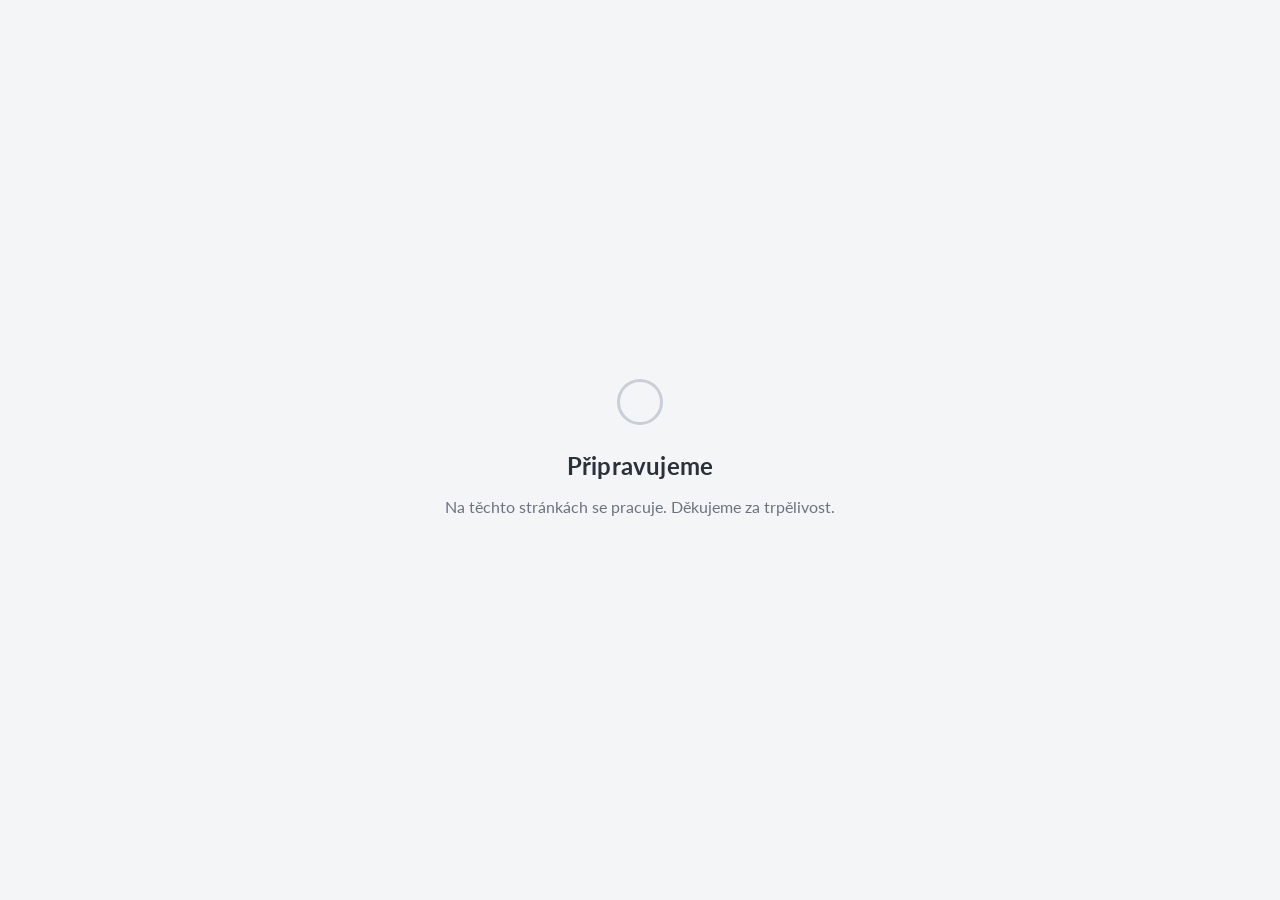
<file: nasazeni/pripravujeme/index.html>
<!DOCTYPE html>
<html lang="cs">
<head>
<meta charset="UTF-8">
<meta name="viewport" content="width=device-width, initial-scale=1">
<title>Připravujeme</title>

<!-- Dočasná stránka je záměrně neutrální: neuvádí název subjektu, obec, obsah
     chystaného webu ani žádné datum. Nesmí prozradit nic, co by nemělo být
     venku dřív než ostrá verze. Proto tu nejsou ani firemní barvy a znak.
     Zároveň ji nechceme mít v indexu vyhledávačů. -->
<meta name="robots" content="noindex, nofollow">

<link rel="preconnect" href="https://fonts.googleapis.com">
<link rel="preconnect" href="https://fonts.gstatic.com" crossorigin>
<link href="https://fonts.googleapis.com/css2?family=Lato:wght@400;700&display=swap" rel="stylesheet">

<!-- Neutrální favicon, aby karta prohlížeče nepůsobila rozbitě -->
<link rel="icon" href="data:image/svg+xml,<svg xmlns='http://www.w3.org/2000/svg' viewBox='0 0 100 100'><circle cx='50' cy='50' r='34' fill='none' stroke='%239AA1AC' stroke-width='9'/></svg>">

<style>
  * { box-sizing: border-box; }

  body {
    margin: 0;
    min-height: 100vh;
    display: flex;
    justify-content: center;
    align-items: center;
    padding: 32px 20px;
    font-family: "Lato", "Segoe UI", system-ui, sans-serif;
    background: #F4F5F7;
    color: #3C424D;
  }

  .obsah {
    text-align: center;
    max-width: 420px;
  }

  .znak {
    width: 46px;
    height: 46px;
    margin: 0 auto 26px;
    border-radius: 50%;
    border: 3px solid #C9CFD8;
  }

  h1 {
    margin: 0 0 14px;
    font-size: 1.5rem;
    font-weight: 700;
    letter-spacing: .01em;
    color: #2B313B;
  }

  p {
    margin: 0;
    font-size: 1.02rem;
    line-height: 1.6;
    color: #6B7280;
  }
</style>
</head>

<body>
  <div class="obsah">
    <div class="znak" aria-hidden="true"></div>
    <h1>Připravujeme</h1>
    <p>Na těchto stránkách se pracuje. Děkujeme za trpělivost.</p>
  </div>
</body>
</html>
</file>
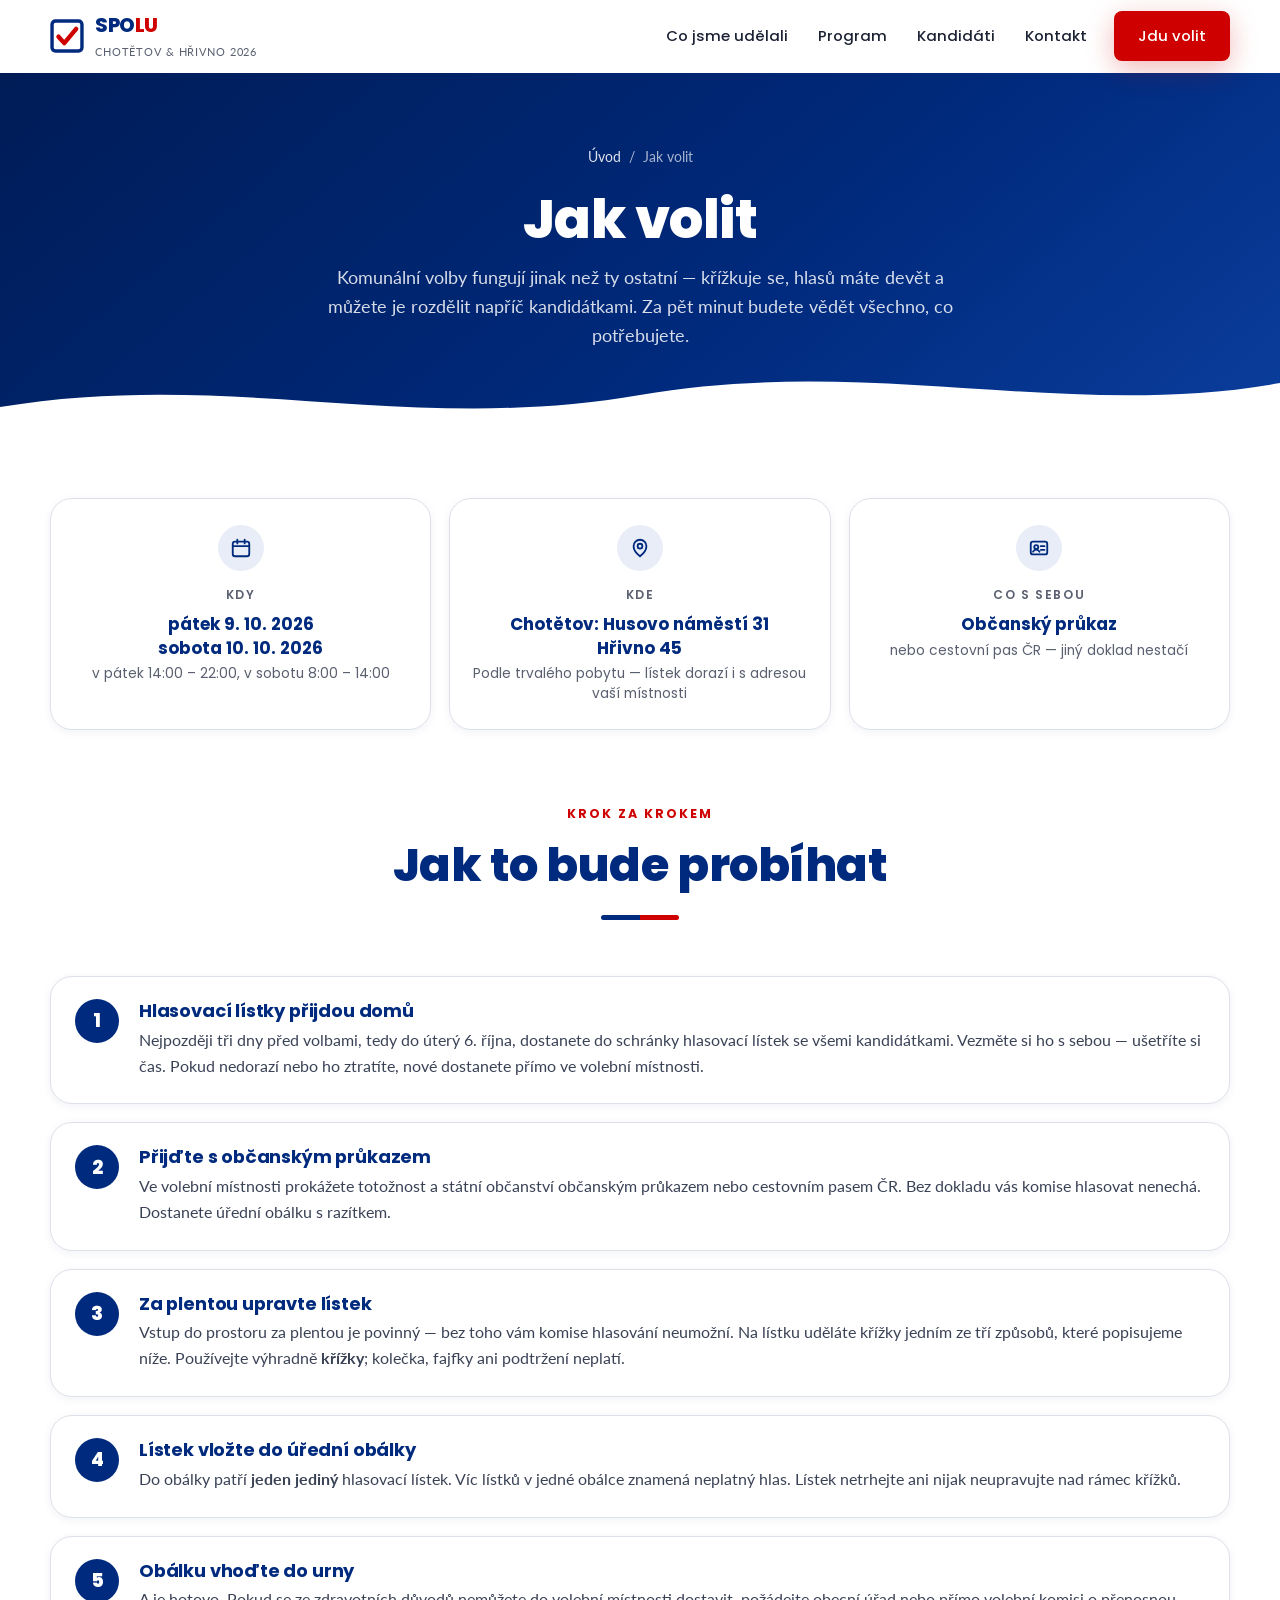
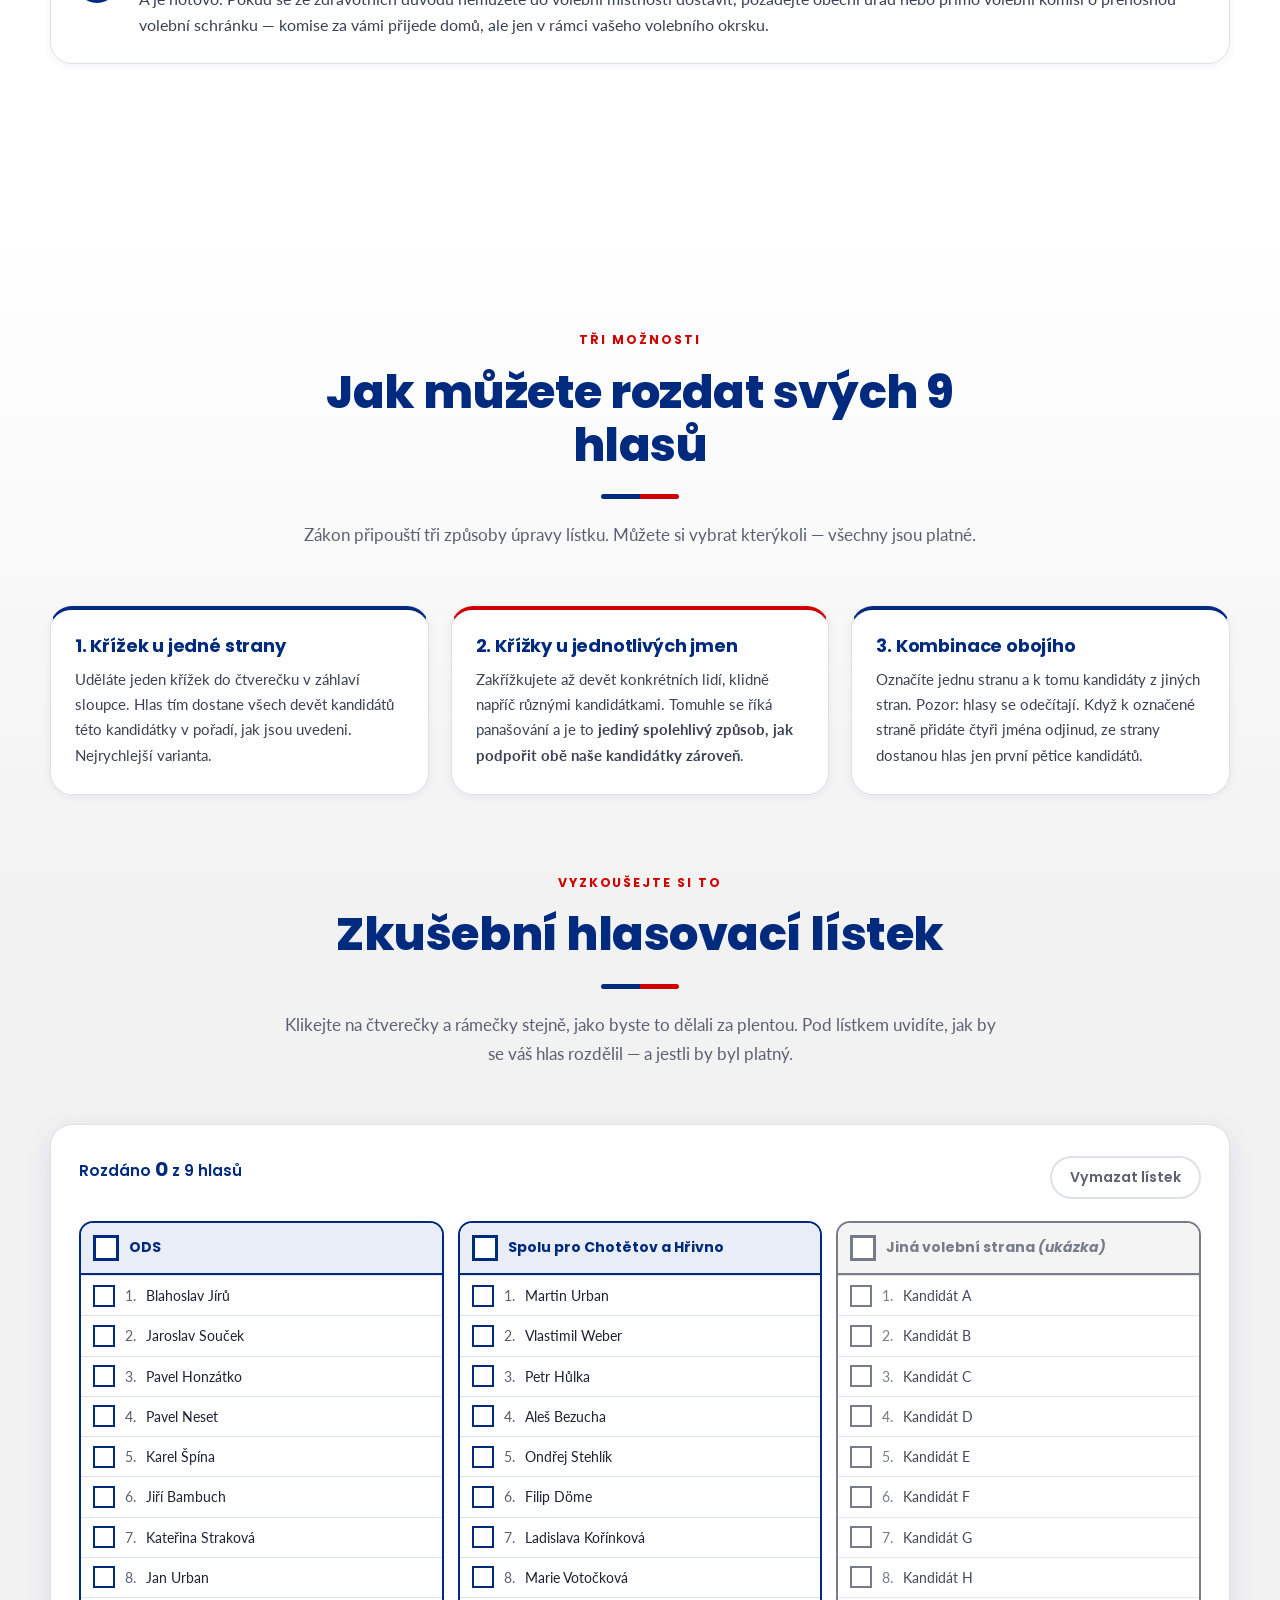
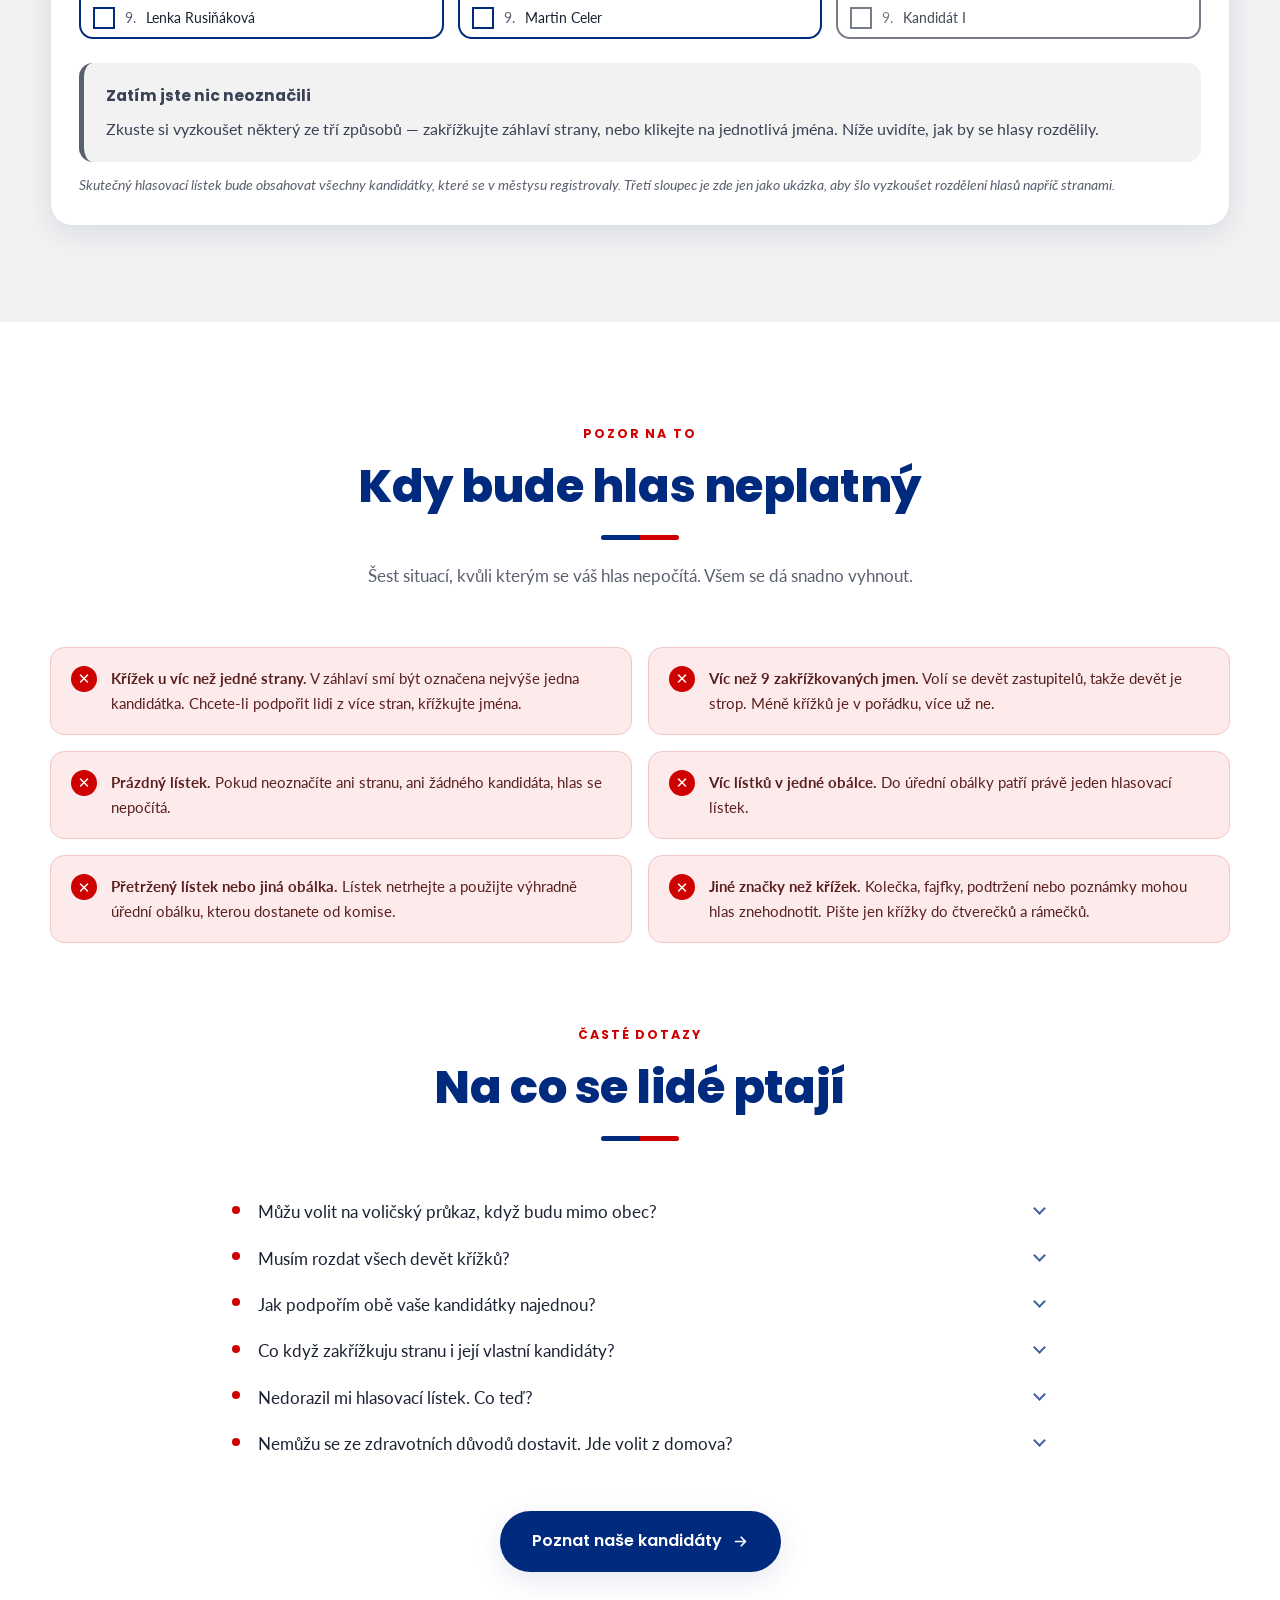
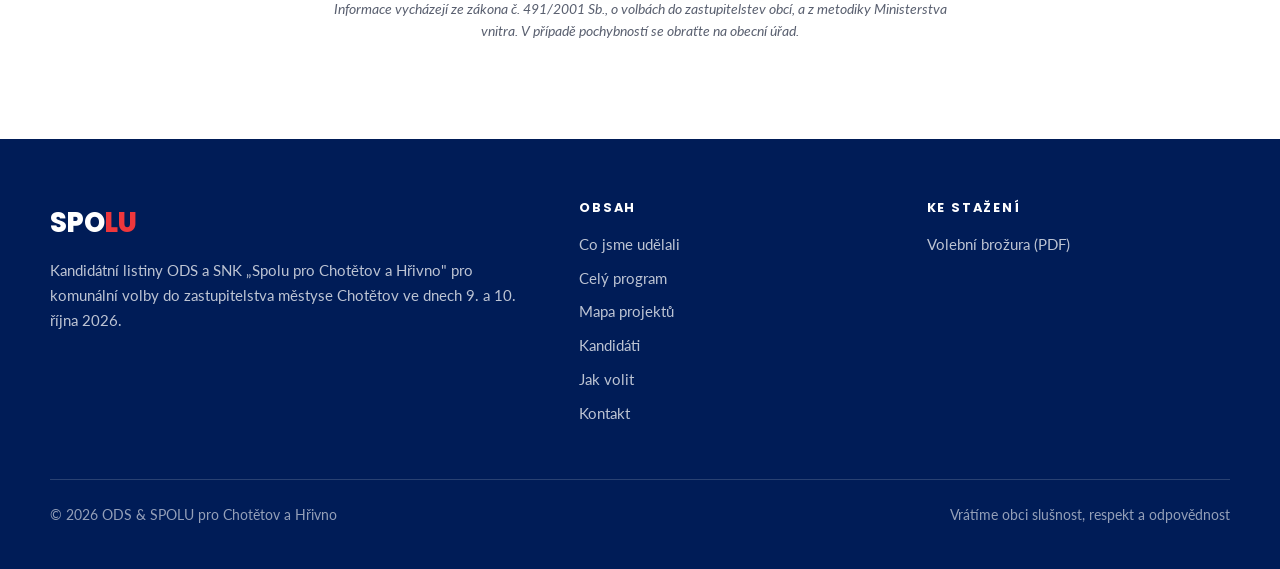
<file: jak-volit.html>
<!DOCTYPE html>
<html lang="cs">
<head>
<meta charset="UTF-8">
<meta name="viewport" content="width=device-width, initial-scale=1">
<title>Jak volit v komunálních volbách 2026 — ODS &amp; SPOLU pro Chotětov a Hřivno</title>
<meta name="description" content="Srozumitelný návod, jak hlasovat ve volbách do zastupitelstva městyse Chotětov 9. a 10. října 2026. Tři způsoby hlasování, nejčastější chyby a interaktivní ukázka hlasovacího lístku.">
<meta name="theme-color" content="#002A7D">

<meta property="og:type" content="article">
<meta property="og:title" content="Jak volit v komunálních volbách 2026">
<meta property="og:description" content="Tři způsoby hlasování, nejčastější chyby a interaktivní ukázka hlasovacího lístku.">
<meta property="og:locale" content="cs_CZ">

<link rel="preconnect" href="https://fonts.googleapis.com">
<link rel="preconnect" href="https://fonts.gstatic.com" crossorigin>
<link href="https://fonts.googleapis.com/css2?family=Poppins:wght@300;400;500;600;700;800&family=Lato:wght@400;700&display=swap" rel="stylesheet">
<!-- Číslo za ?v= po každé úpravě CSS nebo JS zvyšte — viz komentář v index.html -->
<link rel="stylesheet" href="css/style.css?v=2026-08-05-1205">
<link rel="icon" href="data:image/svg+xml,<svg xmlns='http://www.w3.org/2000/svg' viewBox='0 0 100 100'><rect width='100' height='100' rx='18' fill='%23002A7D'/><path d='M26 52l16 17 32-38' stroke='%23fff' stroke-width='11' fill='none' stroke-linecap='round' stroke-linejoin='round'/></svg>">

<!-- Náběhové animace se zapnou jen tam, kde je JavaScript k dispozici -->
<script>document.documentElement.className += " js";</script>
</head>

<body>
<a class="preskocit" href="#obsah">Přeskočit na obsah</a>

<!-- ============================================================ Navigace -->
<header class="hlavicka" id="hlavicka">
  <div class="hlavicka__obal">

    <a class="logo" href="index.html" aria-label="ODS a SPOLU pro Chotětov a Hřivno – domovská stránka">
      <svg class="logo__znak" viewBox="0 0 100 100" aria-hidden="true">
        <rect x="6" y="6" width="88" height="88" rx="10" fill="none" stroke="#002A7D" stroke-width="10"/>
        <path d="M25 52l17 19 35-42" stroke="#CF0000" stroke-width="13" fill="none"
              stroke-linecap="round" stroke-linejoin="round"/>
      </svg>
      <span>
        <span class="logo__text">SPO<span>LU</span></span>
        <span class="logo__pod">Chotětov &amp; Hřivno 2026</span>
      </span>
    </a>

    <button class="hamburger" id="hamburger" aria-label="Otevřít menu"
            aria-expanded="false" aria-controls="menu">
      <span></span><span></span><span></span>
    </button>

    <nav class="menu" id="menu" aria-label="Hlavní navigace">
      <a href="index.html#vysledky">Co jsme udělali</a>
      <a href="index.html#program">Program</a>
      <a href="index.html#kandidati">Kandidáti</a>
      <a href="index.html#kontakt">Kontakt</a>
      <a class="tlacitko tlacitko--cervene menu__cta" href="jak-volit.html">Jdu volit</a>
    </nav>

    <div class="ukazatel" id="ukazatel" aria-hidden="true"></div>
  </div>
</header>

<main id="obsah">

<!-- ========================================================= Podhlavička -->
<section class="podhlavicka">
  <div class="obal">
    <nav class="drobecky" aria-label="Drobečková navigace">
      <a href="index.html">Úvod</a> &nbsp;/&nbsp; Jak volit
    </nav>
    <h1>Jak volit</h1>
    <p>
      Komunální volby fungují jinak než ty ostatní — křížkuje se, hlasů máte devět
      a můžete je rozdělit napříč kandidátkami. Za pět minut budete vědět všechno,
      co potřebujete.
    </p>
  </div>

  <svg class="vlny vlny--dole" viewBox="0 0 1440 80" preserveAspectRatio="none"
       height="80" aria-hidden="true" focusable="false">
    <path d="M0,44 C260,6 460,72 720,32 C980,-8 1200,58 1440,20 L1440,80 L0,80 Z" fill="#FFFFFF"/>
  </svg>
</section>

<section class="sekce" style="padding-top:56px;">
  <div class="obal">

    <!-- ================================================== Rychlá fakta -->
    <div class="fakta">

      <div class="fakt nabihat">
        <div class="fakt__ikona" aria-hidden="true">
          <svg width="22" height="22" viewBox="0 0 24 24" fill="none">
            <rect x="3" y="5" width="18" height="16" rx="2.5" stroke="#002A7D" stroke-width="2"/>
            <path d="M3 10h18M8 3v4M16 3v4" stroke="#002A7D" stroke-width="2" stroke-linecap="round"/>
          </svg>
        </div>
        <p class="fakt__nazev">Kdy</p>
        <p class="fakt__hodnota">
          pátek 9. 10. 2026<br>
          sobota 10. 10. 2026
          <small>v pátek 14:00 – 22:00, v sobotu 8:00 – 14:00</small>
        </p>
      </div>

      <div class="fakt nabihat">
        <div class="fakt__ikona" aria-hidden="true">
          <svg width="22" height="22" viewBox="0 0 24 24" fill="none">
            <path d="M12 21s7-5.6 7-11a7 7 0 10-14 0c0 5.4 7 11 7 11z" stroke="#002A7D" stroke-width="2"/>
            <circle cx="12" cy="10" r="2.6" stroke="#002A7D" stroke-width="2"/>
          </svg>
        </div>
        <p class="fakt__nazev">Kde</p>
        <p class="fakt__hodnota">
          Chotětov: Husovo náměstí 31<br>
          Hřivno 45
          <small>Podle trvalého pobytu — lístek dorazí i s adresou vaší místnosti</small>
        </p>
      </div>

      <div class="fakt nabihat">
        <div class="fakt__ikona" aria-hidden="true">
          <svg width="22" height="22" viewBox="0 0 24 24" fill="none">
            <rect x="3" y="5" width="18" height="14" rx="2.5" stroke="#002A7D" stroke-width="2"/>
            <circle cx="9" cy="11" r="2.2" stroke="#002A7D" stroke-width="2"/>
            <path d="M14 10h4M14 14h4M5.5 16c.8-1.5 2-2.2 3.5-2.2s2.7.7 3.5 2.2"
                  stroke="#002A7D" stroke-width="2" stroke-linecap="round"/>
          </svg>
        </div>
        <p class="fakt__nazev">Co s sebou</p>
        <p class="fakt__hodnota">
          Občanský průkaz
          <small>nebo cestovní pas ČR — jiný doklad nestačí</small>
        </p>
      </div>

    </div>

    <!-- ================================================ Krok za krokem -->
    <div class="hlavicka-sekce nabihat">
      <span class="stitek">Krok za krokem</span>
      <h2>Jak to bude probíhat</h2>
      <div class="podtrzeni"></div>
    </div>

    <ol class="kroky">
      <li class="krok nabihat">
        <h3>Hlasovací lístky přijdou domů</h3>
        <p>
          Nejpozději tři dny před volbami, tedy do úterý 6. října, dostanete do schránky
          hlasovací lístek se všemi kandidátkami. Vezměte si ho s sebou — ušetříte si čas.
          Pokud nedorazí nebo ho ztratíte, nové dostanete přímo ve volební místnosti.
        </p>
      </li>

      <li class="krok nabihat">
        <h3>Přijďte s občanským průkazem</h3>
        <p>
          Ve volební místnosti prokážete totožnost a státní občanství občanským průkazem
          nebo cestovním pasem ČR. Bez dokladu vás komise hlasovat nenechá. Dostanete
          úřední obálku s razítkem.
        </p>
      </li>

      <li class="krok nabihat">
        <h3>Za plentou upravte lístek</h3>
        <p>
          Vstup do prostoru za plentou je povinný — bez toho vám komise hlasování neumožní.
          Na lístku uděláte křížky jedním ze tří způsobů, které popisujeme níže.
          Používejte výhradně <strong>křížky</strong>; kolečka, fajfky ani podtržení neplatí.
        </p>
      </li>

      <li class="krok nabihat">
        <h3>Lístek vložte do úřední obálky</h3>
        <p>
          Do obálky patří <strong>jeden jediný</strong> hlasovací lístek. Víc lístků
          v jedné obálce znamená neplatný hlas. Lístek netrhejte ani nijak neupravujte
          nad rámec křížků.
        </p>
      </li>

      <li class="krok nabihat">
        <h3>Obálku vhoďte do urny</h3>
        <p>
          A je hotovo. Pokud se ze zdravotních důvodů nemůžete do volební místnosti dostavit,
          požádejte obecní úřad nebo přímo volební komisi o přenosnou volební schránku —
          komise za vámi přijede domů, ale jen v rámci vašeho volebního okrsku.
        </p>
      </li>
    </ol>

  </div>
</section>

<!-- ================================================ Tři způsoby hlasování -->
<section class="sekce sekce--seda">
  <div class="obal">

    <div class="hlavicka-sekce nabihat">
      <span class="stitek">Tři možnosti</span>
      <h2>Jak můžete rozdat svých 9 hlasů</h2>
      <div class="podtrzeni"></div>
      <p>
        Zákon připouští tři způsoby úpravy lístku. Můžete si vybrat kterýkoli —
        všechny jsou platné.
      </p>
    </div>

    <div class="zpusoby">

      <article class="zpusob nabihat">
        <h3>1. Křížek u jedné strany</h3>
        <p>
          Uděláte jeden křížek do čtverečku v záhlaví sloupce. Hlas tím dostane
          všech devět kandidátů této kandidátky v pořadí, jak jsou uvedeni.
          Nejrychlejší varianta.
        </p>
      </article>

      <article class="zpusob zpusob--doporuceny nabihat">
        <h3>2. Křížky u jednotlivých jmen</h3>
        <p>
          Zakřížkujete až devět konkrétních lidí, klidně napříč různými kandidátkami.
          Tomuhle se říká panašování a je to <strong>jediný spolehlivý způsob,
          jak podpořit obě naše kandidátky zároveň</strong>.
        </p>
      </article>

      <article class="zpusob nabihat">
        <h3>3. Kombinace obojího</h3>
        <p>
          Označíte jednu stranu a k tomu kandidáty z jiných stran. Pozor: hlasy
          se odečítají. Když k označené straně přidáte čtyři jména odjinud,
          ze strany dostanou hlas jen první pětice kandidátů.
        </p>
      </article>

    </div>

    <!-- ============================================= Interaktivní lístek -->
    <div class="hlavicka-sekce nabihat" style="margin-top:72px;">
      <span class="stitek">Vyzkoušejte si to</span>
      <h2>Zkušební hlasovací lístek</h2>
      <div class="podtrzeni"></div>
      <p>
        Klikejte na čtverečky a rámečky stejně, jako byste to dělali za plentou.
        Pod lístkem uvidíte, jak by se váš hlas rozdělil — a jestli by byl platný.
      </p>
    </div>

    <div class="simulator nabihat" id="simulator">

      <div class="simulator__ovladani">
        <p class="pocitadlo" id="pocitadlo" role="status" aria-live="polite">
          Rozdáno <strong>0</strong> z 9 hlasů
        </p>
        <button type="button" class="tlacitko--male" id="vynulovat">Vymazat lístek</button>
      </div>

      <div class="listek" id="listek" data-mandaty="9">

        <!-- Kandidátka ODS -->
        <div class="listek__sloupec" data-strana="ods">
          <div class="listek__zahlavi">
            <input class="znacka znacka--strana" type="checkbox" id="s-ods"
                   aria-label="Označit celou kandidátku ODS">
            <label class="listek__nazev" for="s-ods">ODS</label>
          </div>

          <div class="listek__kandidat">
            <input class="znacka znacka--kandidat" type="checkbox" id="k-ods-1" aria-label="Blahoslav Jírů">
            <span class="listek__poradi">1.</span>
            <label for="k-ods-1">Blahoslav Jírů</label>
          </div>
          <div class="listek__kandidat">
            <input class="znacka znacka--kandidat" type="checkbox" id="k-ods-2" aria-label="Jaroslav Souček">
            <span class="listek__poradi">2.</span>
            <label for="k-ods-2">Jaroslav Souček</label>
          </div>
          <div class="listek__kandidat">
            <input class="znacka znacka--kandidat" type="checkbox" id="k-ods-3" aria-label="Pavel Honzátko">
            <span class="listek__poradi">3.</span>
            <label for="k-ods-3">Pavel Honzátko</label>
          </div>
          <div class="listek__kandidat">
            <input class="znacka znacka--kandidat" type="checkbox" id="k-ods-4" aria-label="Pavel Neset">
            <span class="listek__poradi">4.</span>
            <label for="k-ods-4">Pavel Neset</label>
          </div>
          <div class="listek__kandidat">
            <input class="znacka znacka--kandidat" type="checkbox" id="k-ods-5" aria-label="Karel Špína">
            <span class="listek__poradi">5.</span>
            <label for="k-ods-5">Karel Špína</label>
          </div>
          <div class="listek__kandidat">
            <input class="znacka znacka--kandidat" type="checkbox" id="k-ods-6" aria-label="Jiří Bambuch">
            <span class="listek__poradi">6.</span>
            <label for="k-ods-6">Jiří Bambuch</label>
          </div>
          <div class="listek__kandidat">
            <input class="znacka znacka--kandidat" type="checkbox" id="k-ods-7" aria-label="Kateřina Straková">
            <span class="listek__poradi">7.</span>
            <label for="k-ods-7">Kateřina Straková</label>
          </div>
          <div class="listek__kandidat">
            <input class="znacka znacka--kandidat" type="checkbox" id="k-ods-8" aria-label="Jan Urban">
            <span class="listek__poradi">8.</span>
            <label for="k-ods-8">Jan Urban</label>
          </div>
          <div class="listek__kandidat">
            <input class="znacka znacka--kandidat" type="checkbox" id="k-ods-9" aria-label="Lenka Rusiňáková">
            <span class="listek__poradi">9.</span>
            <label for="k-ods-9">Lenka Rusiňáková</label>
          </div>
        </div>

        <!-- Kandidátka SNK -->
        <div class="listek__sloupec" data-strana="snk">
          <div class="listek__zahlavi">
            <input class="znacka znacka--strana" type="checkbox" id="s-snk"
                   aria-label="Označit celou kandidátku Spolu pro Chotětov a Hřivno">
            <label class="listek__nazev" for="s-snk">Spolu pro Chotětov a Hřivno</label>
          </div>

          <div class="listek__kandidat">
            <input class="znacka znacka--kandidat" type="checkbox" id="k-snk-1" aria-label="Martin Urban">
            <span class="listek__poradi">1.</span>
            <label for="k-snk-1">Martin Urban</label>
          </div>
          <div class="listek__kandidat">
            <input class="znacka znacka--kandidat" type="checkbox" id="k-snk-2" aria-label="Vlastimil Weber">
            <span class="listek__poradi">2.</span>
            <label for="k-snk-2">Vlastimil Weber</label>
          </div>
          <div class="listek__kandidat">
            <input class="znacka znacka--kandidat" type="checkbox" id="k-snk-3" aria-label="Petr Hůlka">
            <span class="listek__poradi">3.</span>
            <label for="k-snk-3">Petr Hůlka</label>
          </div>
          <div class="listek__kandidat">
            <input class="znacka znacka--kandidat" type="checkbox" id="k-snk-4" aria-label="Aleš Bezucha">
            <span class="listek__poradi">4.</span>
            <label for="k-snk-4">Aleš Bezucha</label>
          </div>
          <div class="listek__kandidat">
            <input class="znacka znacka--kandidat" type="checkbox" id="k-snk-5" aria-label="Ondřej Stehlík">
            <span class="listek__poradi">5.</span>
            <label for="k-snk-5">Ondřej Stehlík</label>
          </div>
          <div class="listek__kandidat">
            <input class="znacka znacka--kandidat" type="checkbox" id="k-snk-6" aria-label="Filip Döme">
            <span class="listek__poradi">6.</span>
            <label for="k-snk-6">Filip Döme</label>
          </div>
          <div class="listek__kandidat">
            <input class="znacka znacka--kandidat" type="checkbox" id="k-snk-7" aria-label="Ladislava Kořínková">
            <span class="listek__poradi">7.</span>
            <label for="k-snk-7">Ladislava Kořínková</label>
          </div>
          <div class="listek__kandidat">
            <input class="znacka znacka--kandidat" type="checkbox" id="k-snk-8" aria-label="Marie Votočková">
            <span class="listek__poradi">8.</span>
            <label for="k-snk-8">Marie Votočková</label>
          </div>
          <div class="listek__kandidat">
            <input class="znacka znacka--kandidat" type="checkbox" id="k-snk-9" aria-label="Martin Celer">
            <span class="listek__poradi">9.</span>
            <label for="k-snk-9">Martin Celer</label>
          </div>
        </div>

        <!-- Zástupný sloupec, aby šlo předvést panašování a odečítání hlasů -->
        <div class="listek__sloupec listek__sloupec--ukazka" data-strana="jina">
          <div class="listek__zahlavi">
            <input class="znacka znacka--strana" type="checkbox" id="s-jina"
                   aria-label="Označit celou ukázkovou jinou stranu">
            <label class="listek__nazev" for="s-jina">Jiná volební strana <em>(ukázka)</em></label>
          </div>

          <div class="listek__kandidat">
            <input class="znacka znacka--kandidat" type="checkbox" id="k-jina-1" aria-label="Kandidát A">
            <span class="listek__poradi">1.</span>
            <label for="k-jina-1">Kandidát A</label>
          </div>
          <div class="listek__kandidat">
            <input class="znacka znacka--kandidat" type="checkbox" id="k-jina-2" aria-label="Kandidát B">
            <span class="listek__poradi">2.</span>
            <label for="k-jina-2">Kandidát B</label>
          </div>
          <div class="listek__kandidat">
            <input class="znacka znacka--kandidat" type="checkbox" id="k-jina-3" aria-label="Kandidát C">
            <span class="listek__poradi">3.</span>
            <label for="k-jina-3">Kandidát C</label>
          </div>
          <div class="listek__kandidat">
            <input class="znacka znacka--kandidat" type="checkbox" id="k-jina-4" aria-label="Kandidát D">
            <span class="listek__poradi">4.</span>
            <label for="k-jina-4">Kandidát D</label>
          </div>
          <div class="listek__kandidat">
            <input class="znacka znacka--kandidat" type="checkbox" id="k-jina-5" aria-label="Kandidát E">
            <span class="listek__poradi">5.</span>
            <label for="k-jina-5">Kandidát E</label>
          </div>
          <div class="listek__kandidat">
            <input class="znacka znacka--kandidat" type="checkbox" id="k-jina-6" aria-label="Kandidát F">
            <span class="listek__poradi">6.</span>
            <label for="k-jina-6">Kandidát F</label>
          </div>
          <div class="listek__kandidat">
            <input class="znacka znacka--kandidat" type="checkbox" id="k-jina-7" aria-label="Kandidát G">
            <span class="listek__poradi">7.</span>
            <label for="k-jina-7">Kandidát G</label>
          </div>
          <div class="listek__kandidat">
            <input class="znacka znacka--kandidat" type="checkbox" id="k-jina-8" aria-label="Kandidát H">
            <span class="listek__poradi">8.</span>
            <label for="k-jina-8">Kandidát H</label>
          </div>
          <div class="listek__kandidat">
            <input class="znacka znacka--kandidat" type="checkbox" id="k-jina-9" aria-label="Kandidát I">
            <span class="listek__poradi">9.</span>
            <label for="k-jina-9">Kandidát I</label>
          </div>
        </div>

      </div>

      <div class="vysledek vysledek--prazdny" id="vysledek" role="status" aria-live="polite"></div>

      <p class="mapa__poznamka">
        Skutečný hlasovací lístek bude obsahovat všechny kandidátky, které se v městysu
        registrovaly. Třetí sloupec je zde jen jako ukázka, aby šlo vyzkoušet rozdělení
        hlasů napříč stranami.
      </p>
    </div>

  </div>
</section>

<!-- ================================================== Nejčastější chyby -->
<section class="sekce">
  <div class="obal">

    <div class="hlavicka-sekce nabihat">
      <span class="stitek">Pozor na to</span>
      <h2>Kdy bude hlas neplatný</h2>
      <div class="podtrzeni"></div>
      <p>Šest situací, kvůli kterým se váš hlas nepočítá. Všem se dá snadno vyhnout.</p>
    </div>

    <div class="chyby">

      <div class="chyba nabihat">
        <span class="chyba__znak" aria-hidden="true">✕</span>
        <p><strong>Křížek u víc než jedné strany.</strong> V záhlaví smí být označena
          nejvýše jedna kandidátka. Chcete-li podpořit lidi z více stran, křížkujte jména.</p>
      </div>

      <div class="chyba nabihat">
        <span class="chyba__znak" aria-hidden="true">✕</span>
        <p><strong>Víc než 9 zakřížkovaných jmen.</strong> Volí se devět zastupitelů,
          takže devět je strop. Méně křížků je v pořádku, více už ne.</p>
      </div>

      <div class="chyba nabihat">
        <span class="chyba__znak" aria-hidden="true">✕</span>
        <p><strong>Prázdný lístek.</strong> Pokud neoznačíte ani stranu, ani žádného
          kandidáta, hlas se nepočítá.</p>
      </div>

      <div class="chyba nabihat">
        <span class="chyba__znak" aria-hidden="true">✕</span>
        <p><strong>Víc lístků v jedné obálce.</strong> Do úřední obálky patří právě
          jeden hlasovací lístek.</p>
      </div>

      <div class="chyba nabihat">
        <span class="chyba__znak" aria-hidden="true">✕</span>
        <p><strong>Přetržený lístek nebo jiná obálka.</strong> Lístek netrhejte a použijte
          výhradně úřední obálku, kterou dostanete od komise.</p>
      </div>

      <div class="chyba nabihat">
        <span class="chyba__znak" aria-hidden="true">✕</span>
        <p><strong>Jiné značky než křížek.</strong> Kolečka, fajfky, podtržení nebo
          poznámky mohou hlas znehodnotit. Pište jen křížky do čtverečků a rámečků.</p>
      </div>

    </div>

    <!-- Časté dotazy -->
    <div class="hlavicka-sekce nabihat" style="margin-top:76px;">
      <span class="stitek">Časté dotazy</span>
      <h2>Na co se lidé ptají</h2>
      <div class="podtrzeni"></div>
    </div>

    <div class="obal--uzky" style="margin-inline:auto;">
      <ul class="body" style="list-style:none;">

        <li class="bod nabihat">
          <details class="detail">
            <summary>Můžu volit na voličský průkaz, když budu mimo obec?</summary>
            <div class="detail__obsah">
              <p>
                Ne. V komunálních volbách se voličský průkaz nevydává. Zastupitele si volí
                občané v obci svého trvalého pobytu, takže hlasovat můžete jen ve volebním
                okrsku, kam podle trvalého bydliště spadáte.
              </p>
            </div>
          </details>
        </li>

        <li class="bod nabihat">
          <details class="detail">
            <summary>Musím rozdat všech devět křížků?</summary>
            <div class="detail__obsah">
              <p>
                Nemusíte. Devět je maximum, ne povinnost. Když zakřížkujete třeba jen tři
                lidi, hlas je platný a dostanou ho právě ti tři. Nevyužité křížky nikomu
                neuškodí ani nepomohou.
              </p>
            </div>
          </details>
        </li>

        <li class="bod nabihat">
          <details class="detail">
            <summary>Jak podpořím obě vaše kandidátky najednou?</summary>
            <div class="detail__obsah">
              <p>
                Nekřížkujte žádné záhlaví a místo toho zakřížkujte devět konkrétních jmen
                z obou našich listin v libovolném poměru. Kdybyste označili záhlaví jedné
                z nich a k tomu jména z té druhé, hlasy by se první kandidátce odečetly
                a na její poslední kandidáty by nezbylo.
              </p>
            </div>
          </details>
        </li>

        <li class="bod nabihat">
          <details class="detail">
            <summary>Co když zakřížkuju stranu i její vlastní kandidáty?</summary>
            <div class="detail__obsah">
              <p>
                Nic se nestane, hlas zůstává platný. K označení jednotlivých kandidátů
                té strany, kterou jste zakřížkovali v záhlaví, se prostě nepřihlíží —
                hlas jim už dala samotná strana.
              </p>
            </div>
          </details>
        </li>

        <li class="bod nabihat">
          <details class="detail">
            <summary>Nedorazil mi hlasovací lístek. Co teď?</summary>
            <div class="detail__obsah">
              <p>
                Nevadí, nové lístky dostanete přímo ve volební místnosti od okrskové
                volební komise. Stačí si o ně říct.
              </p>
            </div>
          </details>
        </li>

        <li class="bod nabihat">
          <details class="detail">
            <summary>Nemůžu se ze zdravotních důvodů dostavit. Jde volit z domova?</summary>
            <div class="detail__obsah">
              <p>
                Ano. Ze závažných, zejména zdravotních důvodů můžete požádat obecní úřad
                nebo v den voleb přímo okrskovou volební komisi o přenosnou volební schránku.
                Komise za vámi přijede, ale pouze v rámci vašeho volebního okrsku.
              </p>
            </div>
          </details>
        </li>

      </ul>
    </div>

    <p style="text-align:center; margin-top:52px;" class="nabihat">
      <a class="tlacitko tlacitko--modre" href="kandidati.html">
        Poznat naše kandidáty
        <svg width="17" height="17" viewBox="0 0 24 24" fill="none" aria-hidden="true">
          <path d="M5 12h14M13 6l6 6-6 6" stroke="currentColor" stroke-width="2.4"
                stroke-linecap="round" stroke-linejoin="round"/>
        </svg>
      </a>
    </p>

    <p class="mapa__poznamka" style="text-align:center; max-width:640px; margin:26px auto 0;">
      Informace vycházejí ze zákona č. 491/2001 Sb., o volbách do zastupitelstev obcí,
      a z metodiky Ministerstva vnitra. V případě pochybností se obraťte na obecní úřad.
    </p>

  </div>
</section>

</main>

<!-- ============================================================= Patička -->
<footer class="paticka">
  <div class="obal">

    <div class="paticka__mrizka">
      <div>
        <p class="paticka__logo">SPO<span>LU</span></p>
        <p>
          Kandidátní listiny ODS a SNK „Spolu pro Chotětov a Hřivno" pro komunální volby
          do zastupitelstva městyse Chotětov ve dnech 9. a 10. října 2026.
        </p>
      </div>

      <div>
        <h4>Obsah</h4>
        <ul>
          <li><a href="index.html#vysledky">Co jsme udělali</a></li>
          <li><a href="program.html">Celý program</a></li>
          <li><a href="mapa.html">Mapa projektů</a></li>
          <li><a href="kandidati.html">Kandidáti</a></li>
          <li><a href="jak-volit.html">Jak volit</a></li>
          <li><a href="index.html#kontakt">Kontakt</a></li>
        </ul>
      </div>

      <div>
        <h4>Ke stažení</h4>
        <ul>
          <li><a href="dokumenty/volebni-program-2026.pdf" download>Volební brožura (PDF)</a></li>
        </ul>
      </div>
    </div>

    <div class="paticka__spodek">
      <p>© 2026 ODS &amp; SPOLU pro Chotětov a Hřivno</p>
      <p>Vrátíme obci slušnost, respekt a odpovědnost</p>
    </div>

  </div>
</footer>

<script src="js/main.js?v=2026-08-05-1205"></script>
<script src="js/volebni-listek.js?v=2026-08-05-1205"></script>
</body>
</html>
</file>
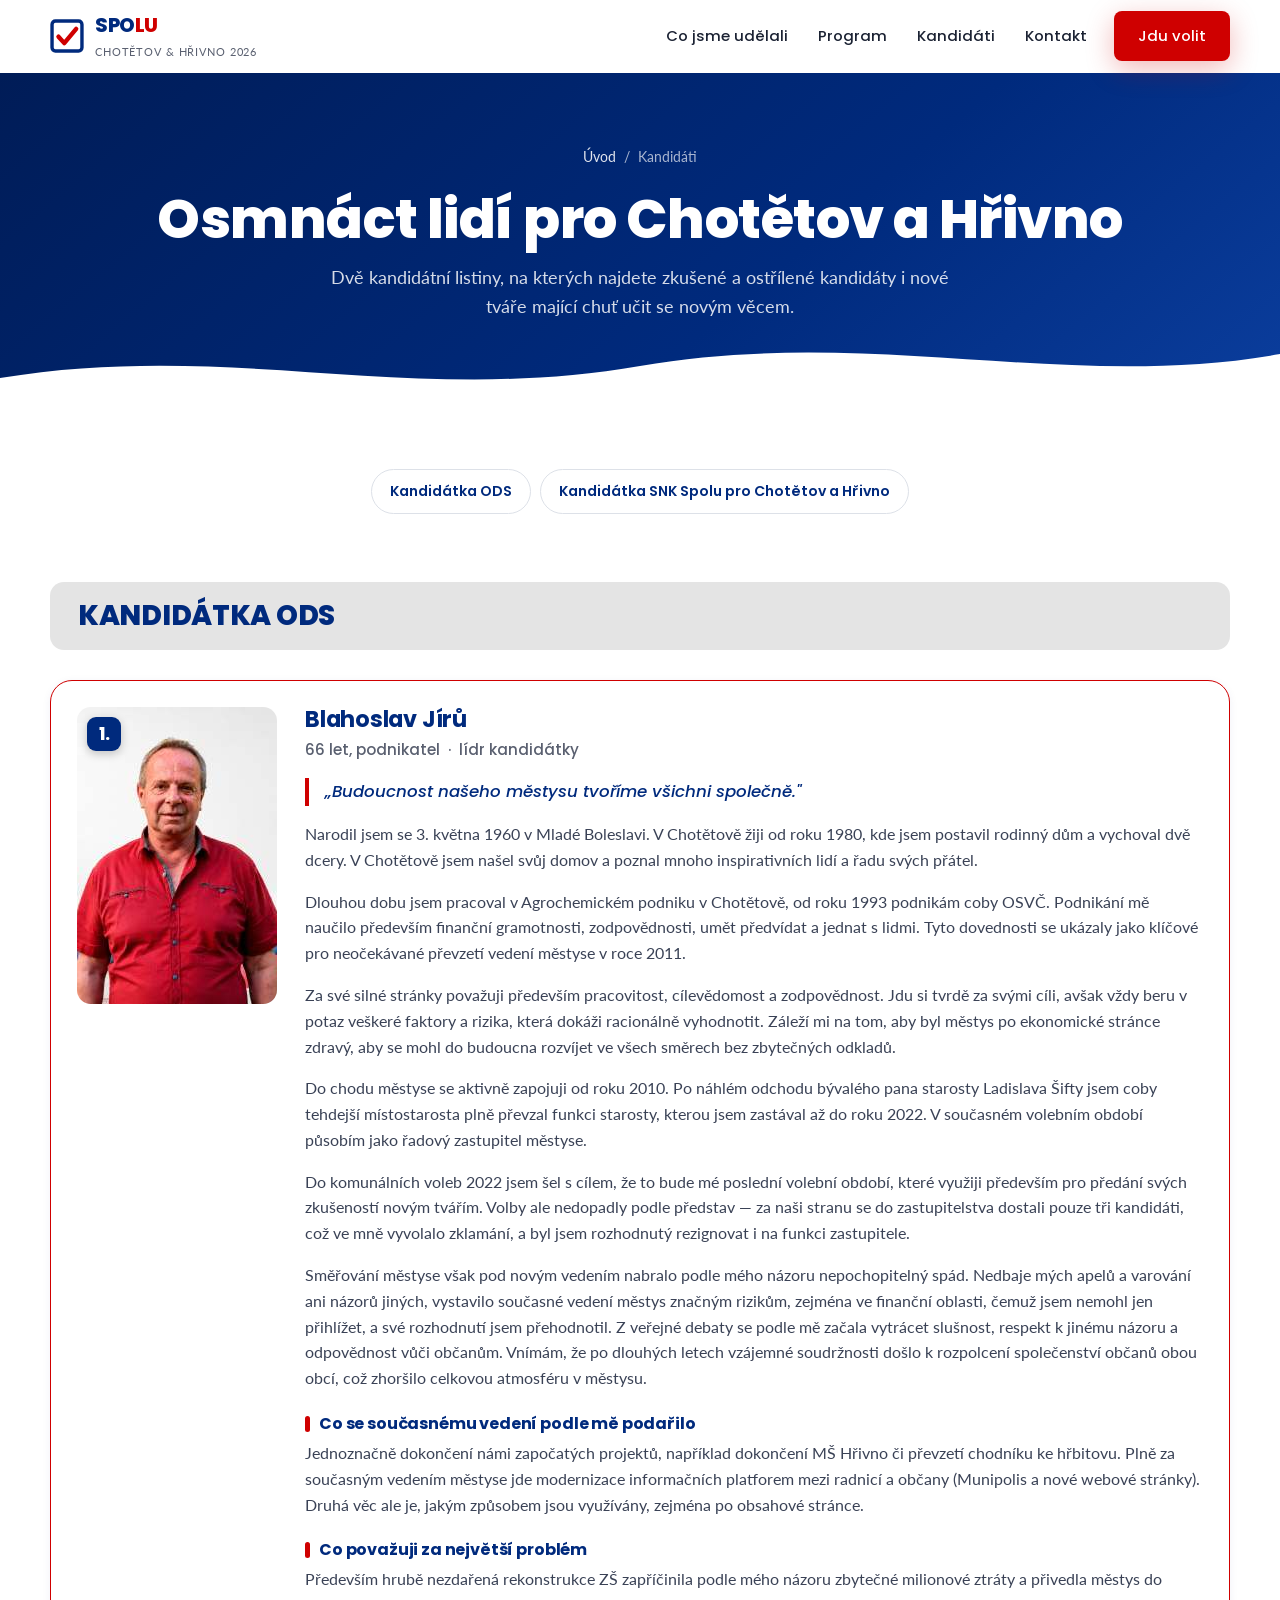
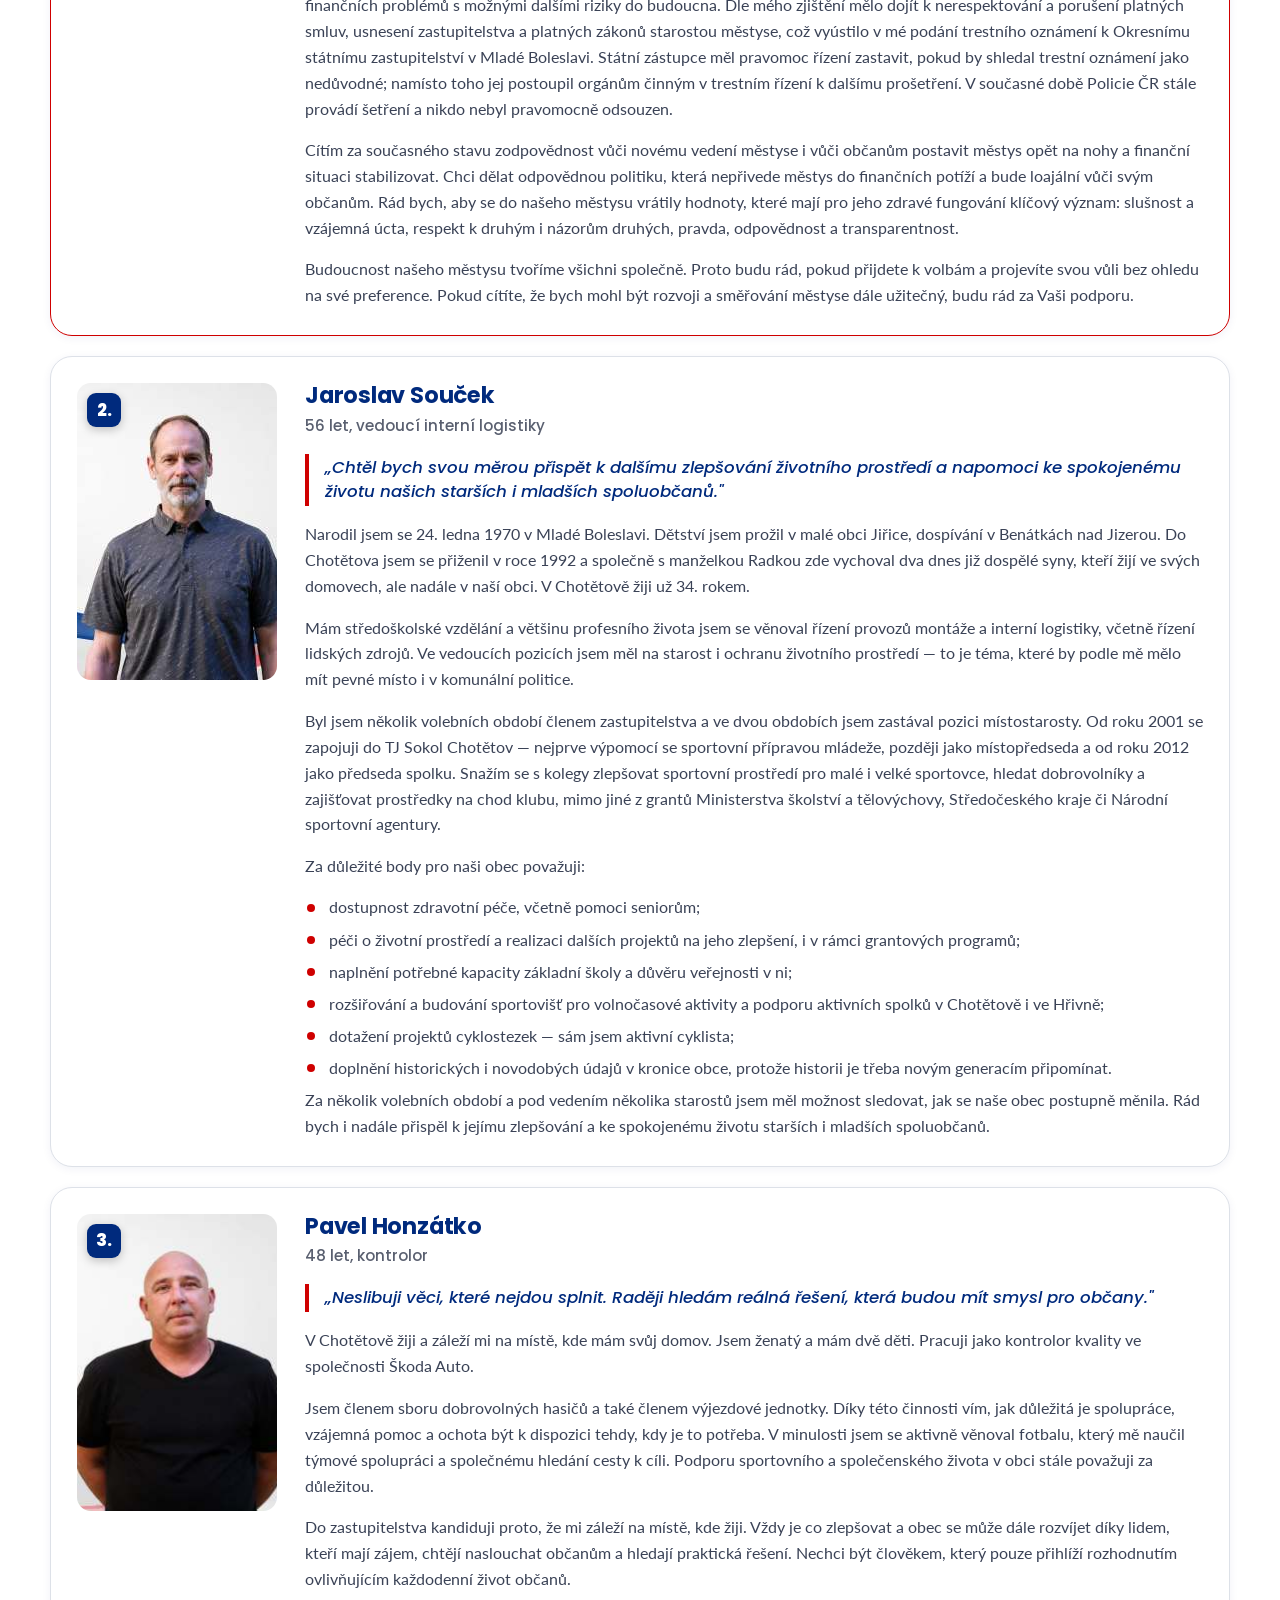
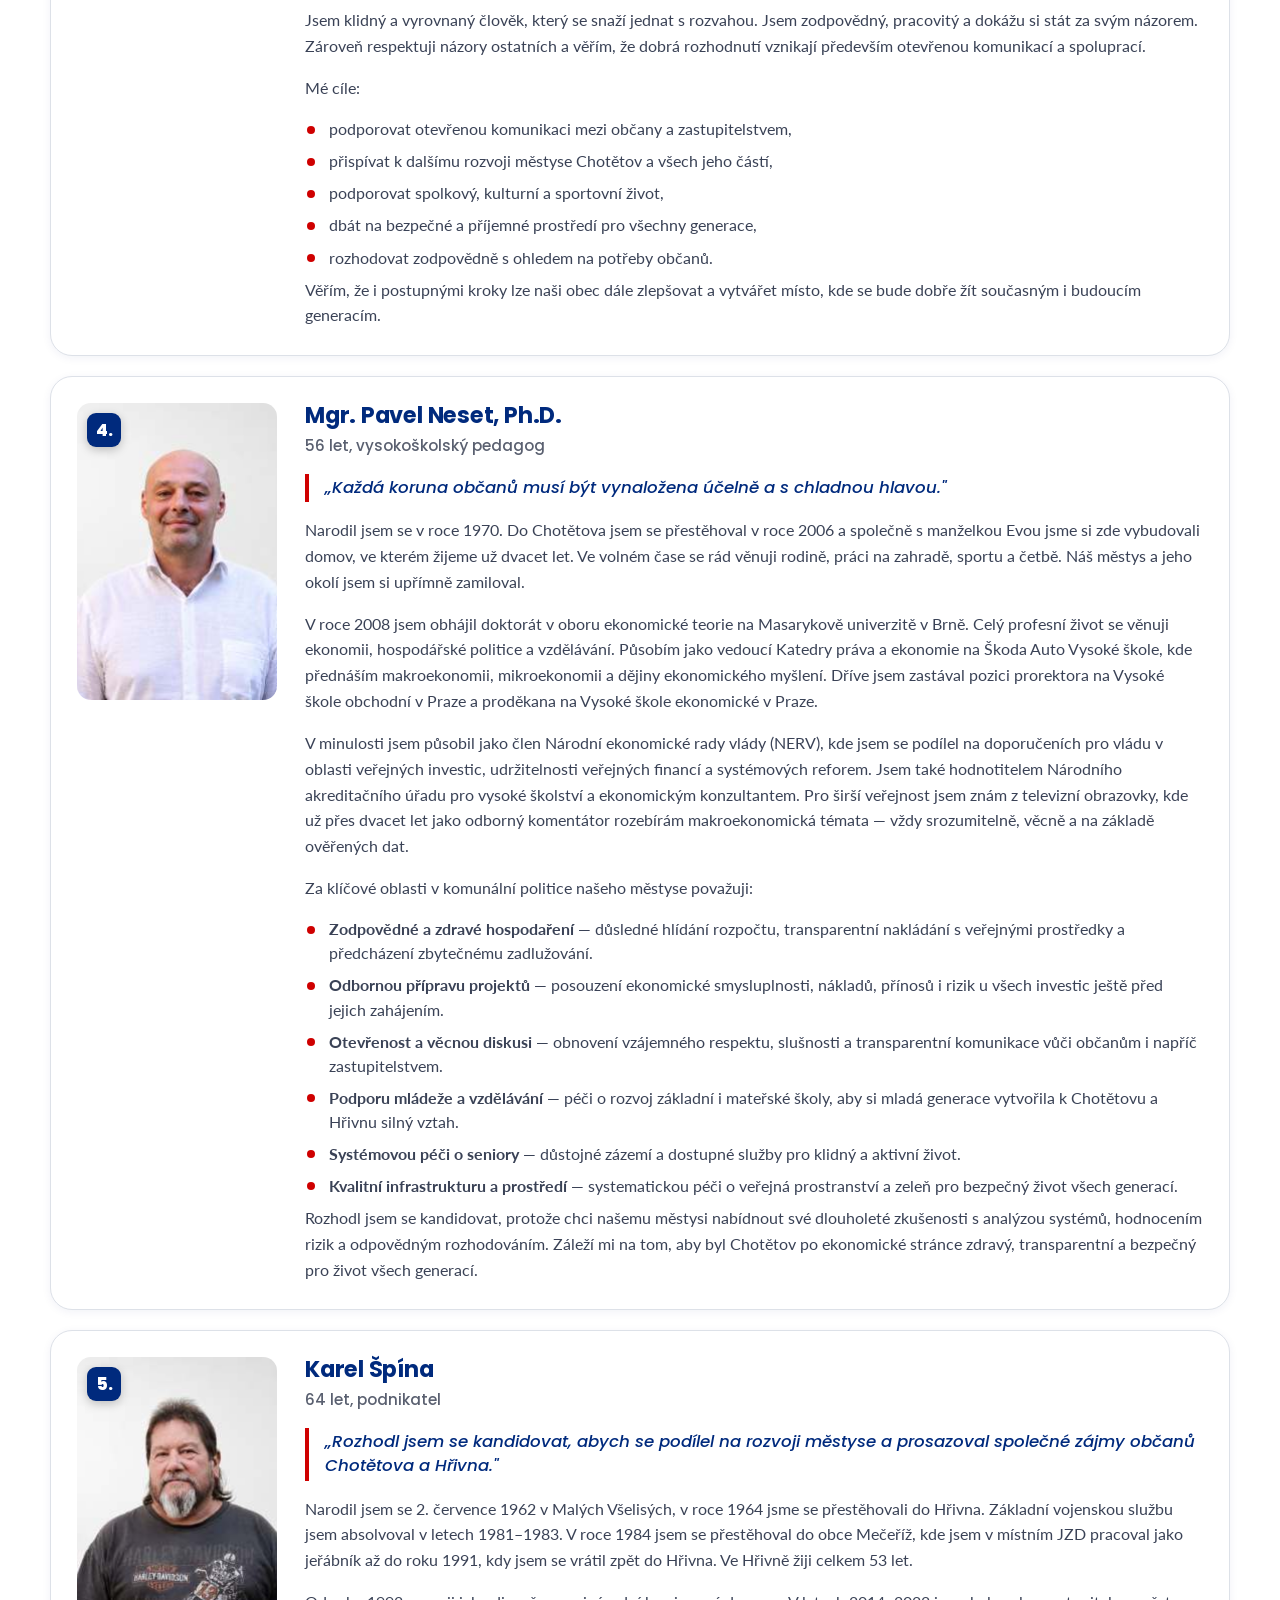
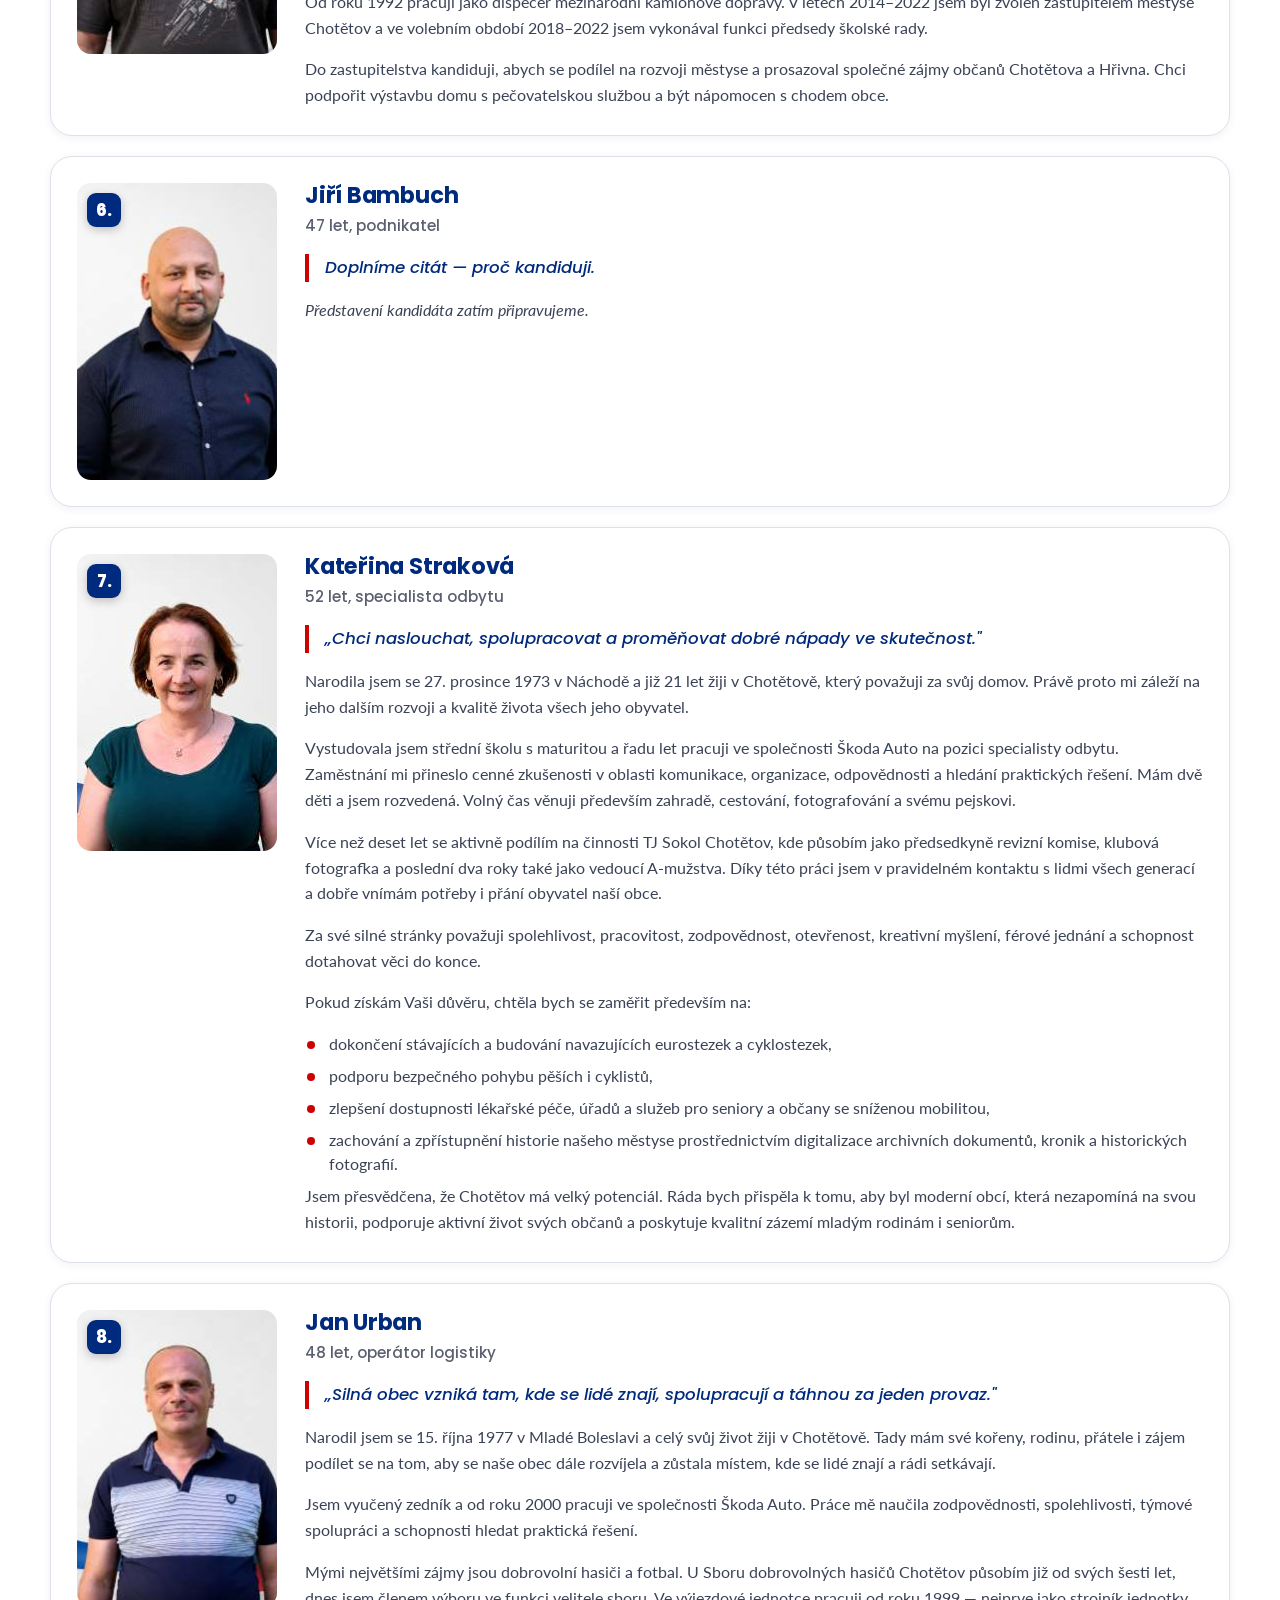
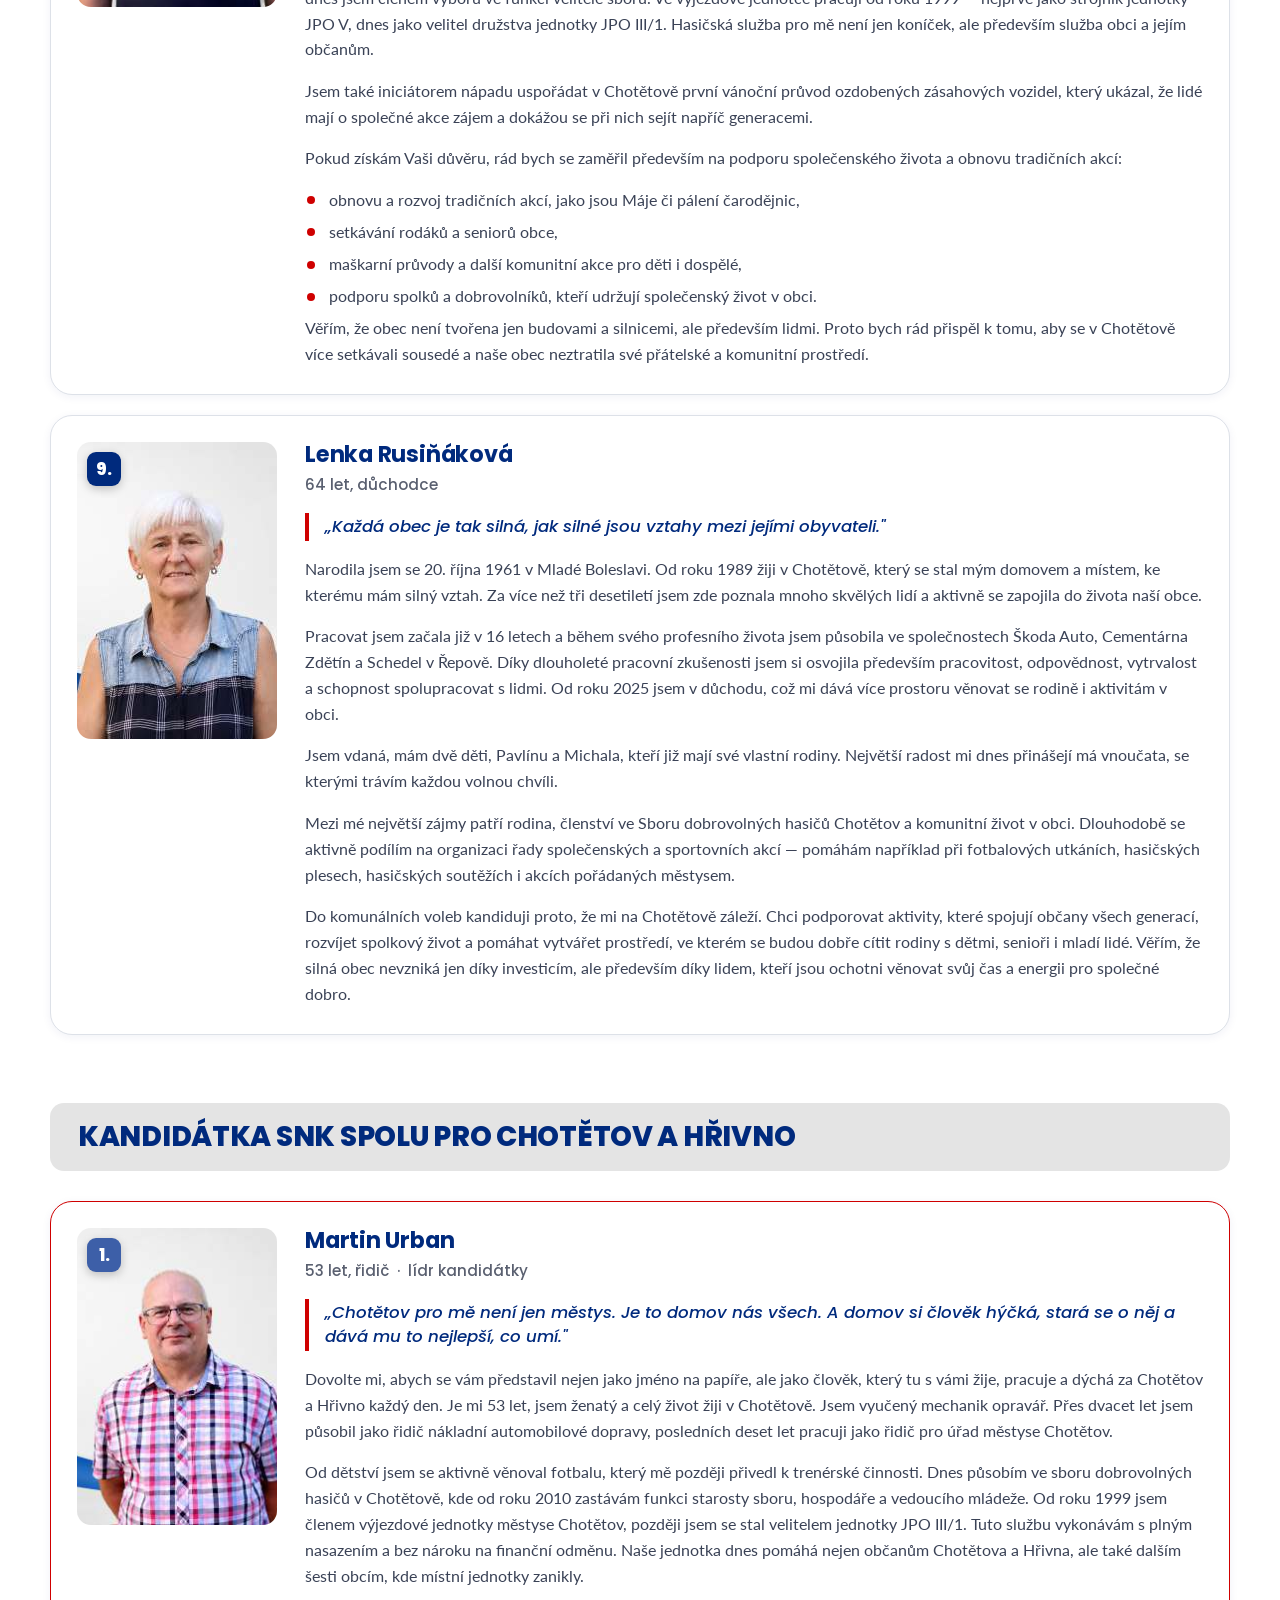
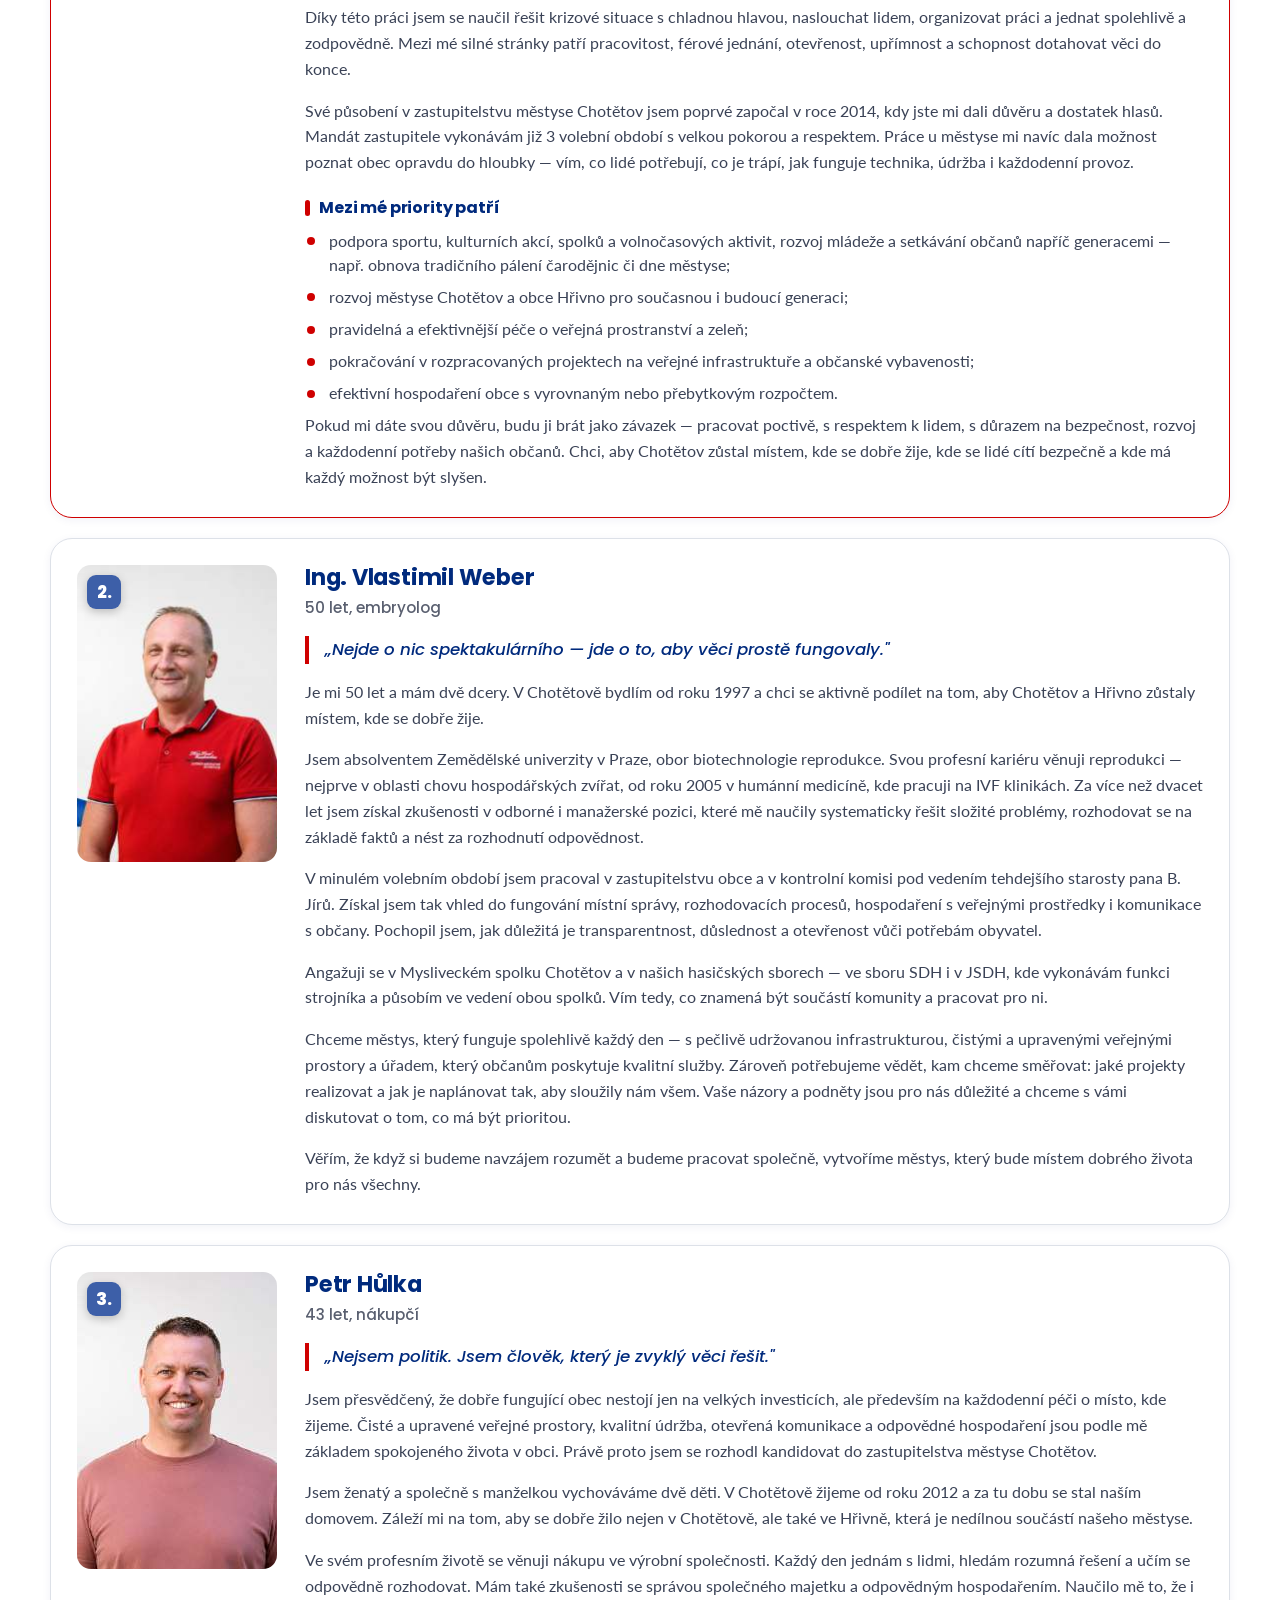
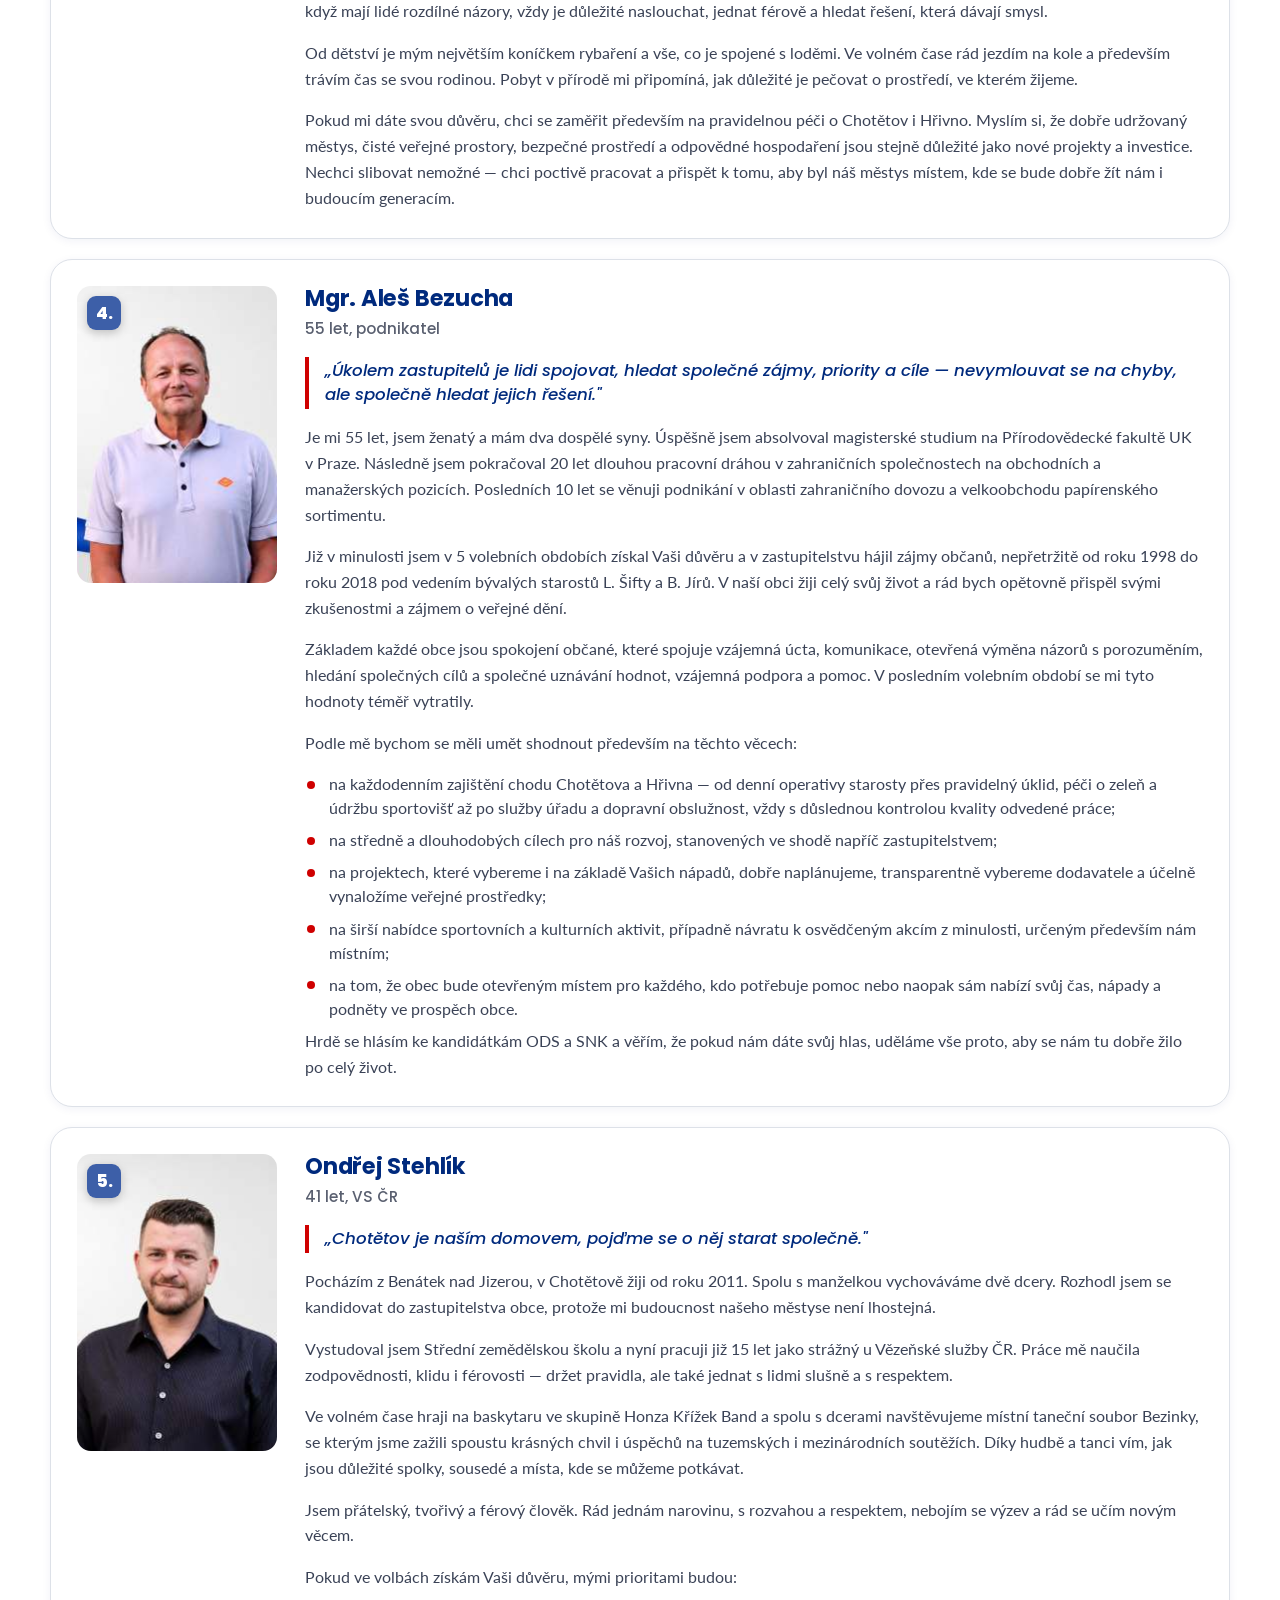
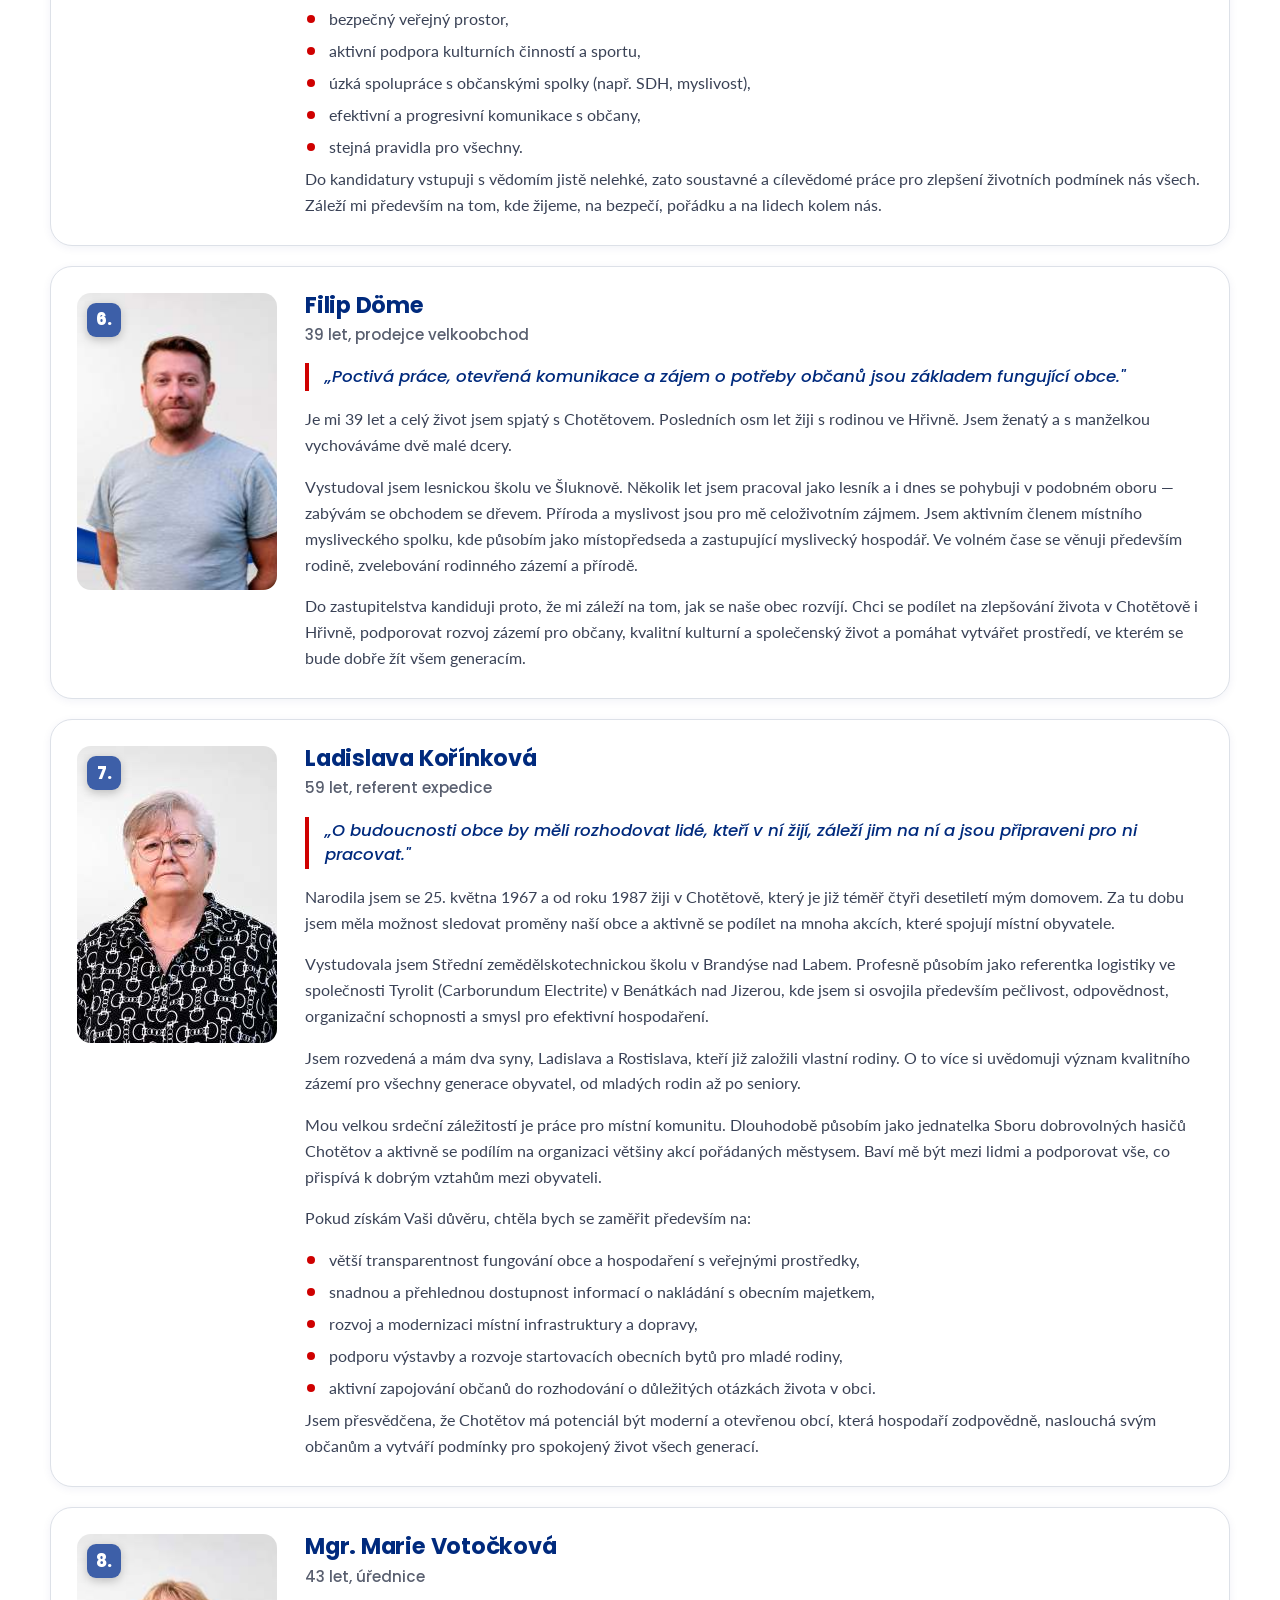
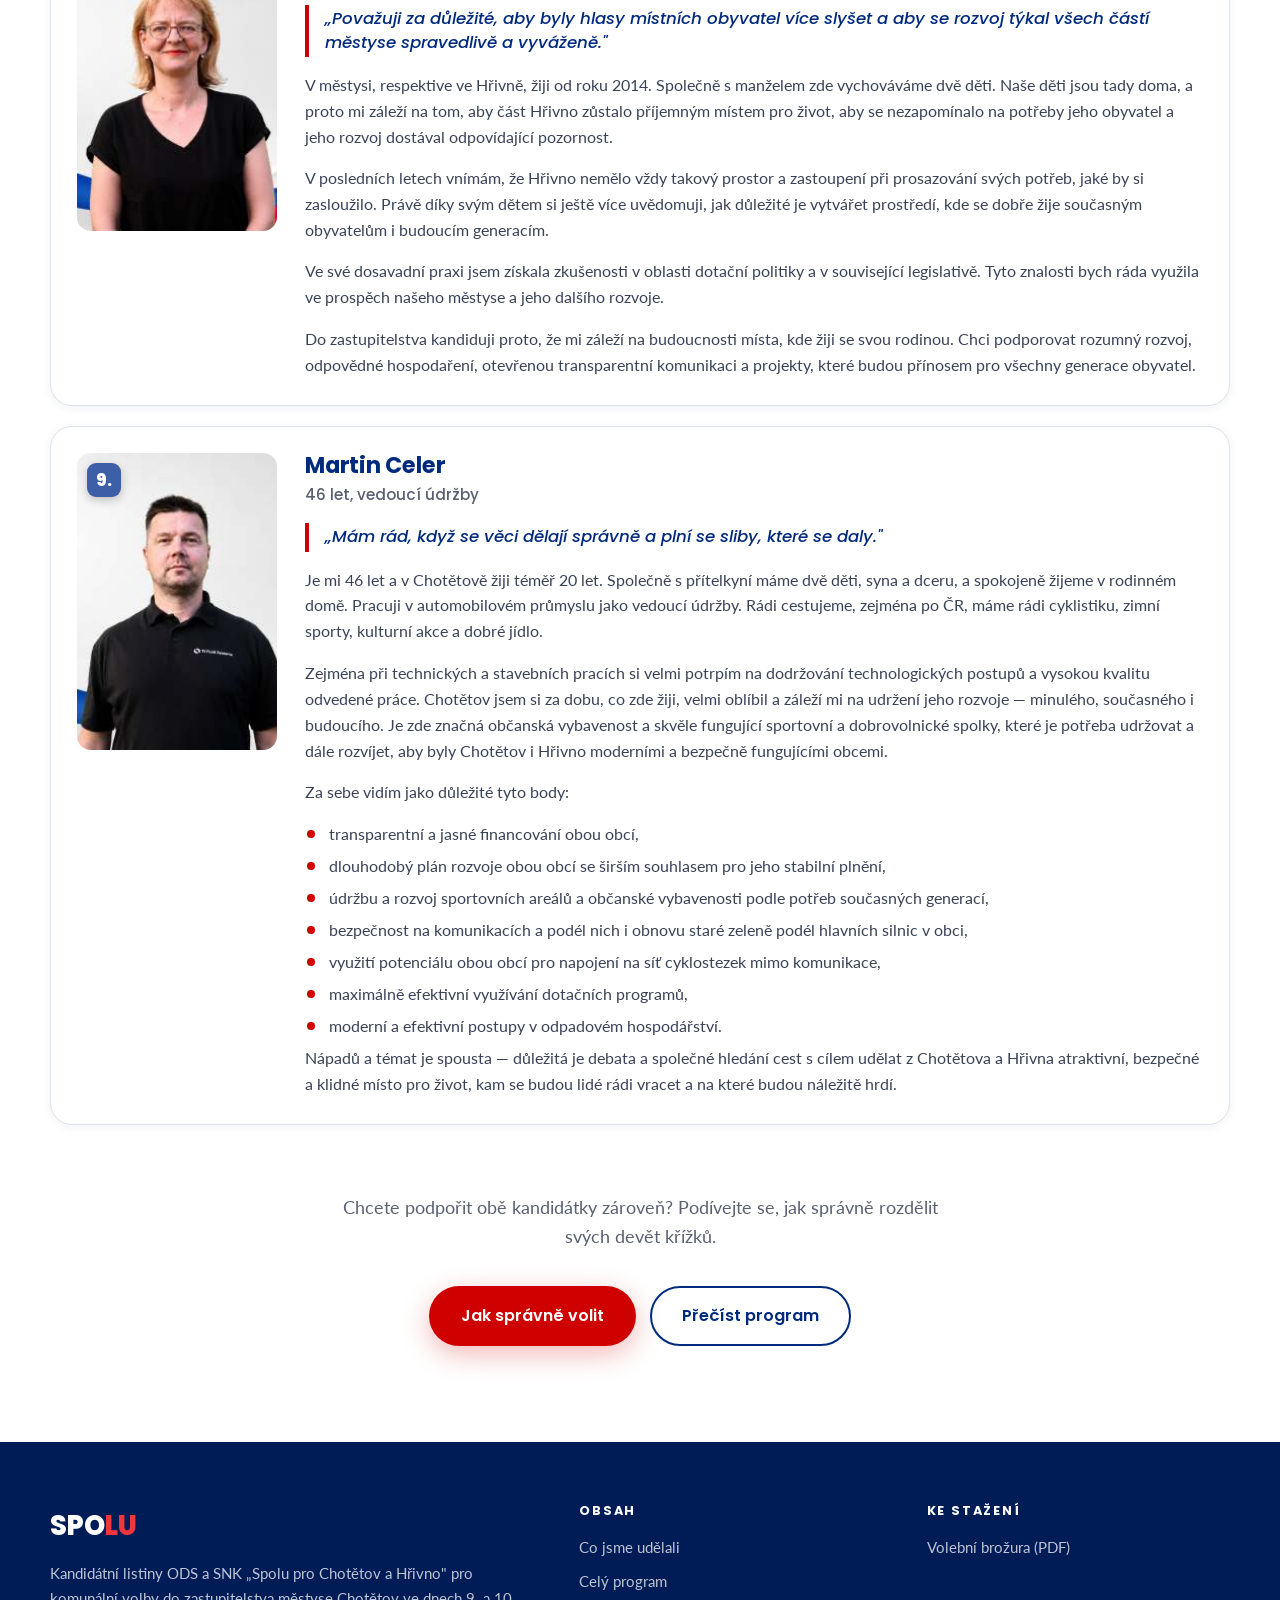
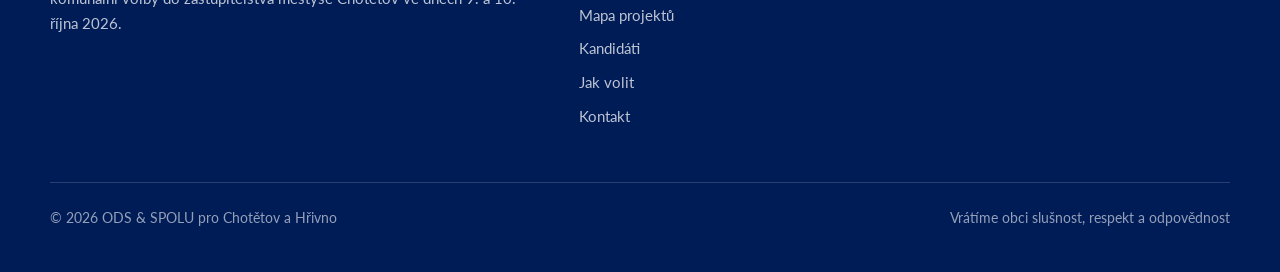
<file: kandidati.html>
<!DOCTYPE html>
<html lang="cs">
<head>
<meta charset="UTF-8">
<meta name="viewport" content="width=device-width, initial-scale=1">
<title>Kandidáti 2026 — ODS &amp; SPOLU pro Chotětov a Hřivno</title>
<meta name="description" content="Osmnáct kandidátů na dvou listinách — ODS a SNK Spolu pro Chotětov a Hřivno. Kdo jsme a proč kandidujeme do zastupitelstva městyse Chotětov.">
<meta name="theme-color" content="#002A7D">

<meta property="og:type" content="article">
<meta property="og:title" content="Kandidáti 2026 — ODS &amp; SPOLU pro Chotětov a Hřivno">
<meta property="og:description" content="Osmnáct lidí, kteří chtějí pracovat pro Chotětov a Hřivno.">
<meta property="og:locale" content="cs_CZ">

<link rel="preconnect" href="https://fonts.googleapis.com">
<link rel="preconnect" href="https://fonts.gstatic.com" crossorigin>
<link href="https://fonts.googleapis.com/css2?family=Poppins:wght@300;400;500;600;700;800&family=Lato:wght@400;700&display=swap" rel="stylesheet">
<!-- Číslo za ?v= po každé úpravě CSS nebo JS zvyšte — viz komentář v index.html -->
<link rel="stylesheet" href="css/style.css?v=2026-08-05-1205">
<link rel="icon" href="data:image/svg+xml,<svg xmlns='http://www.w3.org/2000/svg' viewBox='0 0 100 100'><rect width='100' height='100' rx='18' fill='%23002A7D'/><path d='M26 52l16 17 32-38' stroke='%23fff' stroke-width='11' fill='none' stroke-linecap='round' stroke-linejoin='round'/></svg>">

<!-- Náběhové animace se zapnou jen tam, kde je JavaScript k dispozici -->
<script>document.documentElement.className += " js";</script>
</head>

<body>
<a class="preskocit" href="#obsah">Přeskočit na obsah</a>

<!-- ============================================================ Navigace -->
<header class="hlavicka" id="hlavicka">
  <div class="hlavicka__obal">

    <a class="logo" href="index.html" aria-label="ODS a SPOLU pro Chotětov a Hřivno – domovská stránka">
      <svg class="logo__znak" viewBox="0 0 100 100" aria-hidden="true">
        <rect x="6" y="6" width="88" height="88" rx="10" fill="none" stroke="#002A7D" stroke-width="10"/>
        <path d="M25 52l17 19 35-42" stroke="#CF0000" stroke-width="13" fill="none"
              stroke-linecap="round" stroke-linejoin="round"/>
      </svg>
      <span>
        <span class="logo__text">SPO<span>LU</span></span>
        <span class="logo__pod">Chotětov &amp; Hřivno 2026</span>
      </span>
    </a>

    <button class="hamburger" id="hamburger" aria-label="Otevřít menu"
            aria-expanded="false" aria-controls="menu">
      <span></span><span></span><span></span>
    </button>

    <nav class="menu" id="menu" aria-label="Hlavní navigace">
      <a href="index.html#vysledky">Co jsme udělali</a>
      <a href="index.html#program">Program</a>
      <a href="index.html#kandidati">Kandidáti</a>
      <a href="index.html#kontakt">Kontakt</a>
      <a class="tlacitko tlacitko--cervene menu__cta" href="jak-volit.html">Jdu volit</a>
    </nav>

    <div class="ukazatel" id="ukazatel" aria-hidden="true"></div>
  </div>
</header>

<main id="obsah">

<!-- ========================================================= Podhlavička -->
<section class="podhlavicka">
  <div class="obal">
    <nav class="drobecky" aria-label="Drobečková navigace">
      <a href="index.html">Úvod</a> &nbsp;/&nbsp; Kandidáti
    </nav>
    <h1>Osmnáct lidí pro Chotětov a Hřivno</h1>
    <p>
      Dvě kandidátní listiny, na kterých najdete zkušené a ostřílené kandidáty
      i nové tváře mající chuť učit se novým věcem.
    </p>
  </div>

  <svg class="vlny vlny--dole" viewBox="0 0 1440 80" preserveAspectRatio="none"
       height="80" aria-hidden="true" focusable="false">
    <path d="M0,44 C260,6 460,72 720,32 C980,-8 1200,58 1440,20 L1440,80 L0,80 Z" fill="#FFFFFF"/>
  </svg>
</section>

<section class="sekce" style="padding-top:56px;">
  <div class="obal">

    <nav class="rejstrik nabihat" aria-label="Přechod na kandidátní listinu">
      <a href="#listina-ods">Kandidátka ODS</a>
      <a href="#listina-snk">Kandidátka SNK Spolu pro Chotětov a Hřivno</a>
    </nav>

    <!-- ==================================================================
         PROSTOR PRO PŘEDSTAVENÍ KANDIDÁTŮ

         U každého kandidáta jsou připravené dva bloky k doplnění:

         1. <blockquote class="profil__citat"> — jedna až dvě věty vlastními
            slovy, typicky odpověď na „proč kandiduji". Tohle je ze všeho
            nejúčinnější; klidně to od kandidátů poberte i po telefonu.

         2. <div class="profil__text"> — delší představení: odkud je,
            co dělá, co ho v obci pálí, čemu by se chtěl v zastupitelstvu
            věnovat. Klidně několik odstavců <p>.

         Text s třídou "chybi" je zástupný — až budou podklady hotové,
         neměla by tahle třída zůstat nikde na stránce.
         ================================================================== -->

    <!-- ======================================================= Listina ODS -->
    <div class="blok" id="listina-ods">
      <div class="blok__hlavicka">
        <h2>Kandidátka ODS</h2>
      </div>

      <article class="profil profil--lidr nabihat" id="jiru">
        <div class="profil__foto">
          <img src="img/kandidati/ods-1-jiru.jpeg" alt="Blahoslav Jírů" width="297" height="297" loading="lazy">
          <span class="profil__poradi">1.</span>
        </div>
        <div>
          <h3 class="profil__jmeno">Blahoslav Jírů</h3>
          <p class="profil__udaje">66 let, podnikatel &nbsp;·&nbsp; lídr kandidátky</p>
          <blockquote class="profil__citat">
            „Budoucnost našeho městysu tvoříme všichni společně."
          </blockquote>
          <div class="profil__text">
            <p>
              Narodil jsem se 3. května 1960 v Mladé Boleslavi. V Chotětově žiji od roku
              1980, kde jsem postavil rodinný dům a vychoval dvě dcery. V Chotětově jsem
              našel svůj domov a poznal mnoho inspirativních lidí a řadu svých přátel.
            </p>
            <p>
              Dlouhou dobu jsem pracoval v Agrochemickém podniku v Chotětově, od roku 1993
              podnikám coby OSVČ. Podnikání mě naučilo především finanční gramotnosti,
              zodpovědnosti, umět předvídat a jednat s lidmi. Tyto dovednosti se ukázaly
              jako klíčové pro neočekávané převzetí vedení městyse v roce 2011.
            </p>
            <p>
              Za své silné stránky považuji především pracovitost, cílevědomost
              a zodpovědnost. Jdu si tvrdě za svými cíli, avšak vždy beru v potaz veškeré
              faktory a rizika, která dokáži racionálně vyhodnotit. Záleží mi na tom, aby
              byl městys po ekonomické stránce zdravý, aby se mohl do budoucna rozvíjet
              ve všech směrech bez zbytečných odkladů.
            </p>
            <p>
              Do chodu městyse se aktivně zapojuji od roku 2010. Po náhlém odchodu bývalého
              pana starosty Ladislava Šifty jsem coby tehdejší místostarosta plně převzal
              funkci starosty, kterou jsem zastával až do roku 2022. V současném volebním
              období působím jako řadový zastupitel městyse.
            </p>
            <p>
              Do komunálních voleb 2022 jsem šel s cílem, že to bude mé poslední volební
              období, které využiji především pro předání svých zkušeností novým tvářím.
              Volby ale nedopadly podle představ — za naši stranu se do zastupitelstva
              dostali pouze tři kandidáti, což ve mně vyvolalo zklamání, a byl jsem
              rozhodnutý rezignovat i na funkci zastupitele.
            </p>
            <p>
              Směřování městyse však pod novým vedením nabralo podle mého názoru
              nepochopitelný spád. Nedbaje mých apelů a varování ani názorů jiných,
              vystavilo současné vedení městys značným rizikům, zejména ve finanční
              oblasti, čemuž jsem nemohl jen přihlížet, a své rozhodnutí jsem přehodnotil.
              Z veřejné debaty se podle mě začala vytrácet slušnost, respekt k jinému názoru
              a odpovědnost vůči občanům. Vnímám, že po dlouhých letech vzájemné soudržnosti
              došlo k rozpolcení společenství občanů obou obcí, což zhoršilo celkovou
              atmosféru v městysu.
            </p>

            <h4>Co se současnému vedení podle mě podařilo</h4>
            <p>
              Jednoznačně dokončení námi započatých projektů, například dokončení MŠ Hřivno
              či převzetí chodníku ke hřbitovu. Plně za současným vedením městyse jde
              modernizace informačních platforem mezi radnicí a občany (Munipolis a nové
              webové stránky). Druhá věc ale je, jakým způsobem jsou využívány, zejména
              po obsahové stránce.
            </p>

            <h4>Co považuji za největší problém</h4>
            <p>
              Především hrubě nezdařená rekonstrukce ZŠ zapříčinila podle mého názoru
              zbytečné milionové ztráty a přivedla městys do finančních problémů s možnými
              dalšími riziky do budoucna. Dle mého zjištění mělo dojít k nerespektování
              a porušení platných smluv, usnesení zastupitelstva a platných zákonů
              starostou městyse, což vyústilo v mé podání trestního oznámení k Okresnímu
              státnímu zastupitelství v Mladé Boleslavi. Státní zástupce měl pravomoc řízení
              zastavit, pokud by shledal trestní oznámení jako nedůvodné; namísto toho jej
              postoupil orgánům činným v trestním řízení k dalšímu prošetření. V současné
              době Policie ČR stále provádí šetření a nikdo nebyl pravomocně odsouzen.
            </p>

            <p>
              Cítím za současného stavu zodpovědnost vůči novému vedení městyse i vůči
              občanům postavit městys opět na nohy a finanční situaci stabilizovat. Chci
              dělat odpovědnou politiku, která nepřivede městys do finančních potíží a bude
              loajální vůči svým občanům. Rád bych, aby se do našeho městysu vrátily
              hodnoty, které mají pro jeho zdravé fungování klíčový význam: slušnost
              a vzájemná úcta, respekt k druhým i názorům druhých, pravda, odpovědnost
              a transparentnost.
            </p>
            <p>
              Budoucnost našeho městysu tvoříme všichni společně. Proto budu rád, pokud
              přijdete k volbám a projevíte svou vůli bez ohledu na své preference. Pokud
              cítíte, že bych mohl být rozvoji a směřování městyse dále užitečný, budu rád
              za Vaši podporu.
            </p>
          </div>
        </div>
      </article>

      <article class="profil nabihat" id="soucek">
        <div class="profil__foto">
          <img src="img/kandidati/ods-2-soucek.jpeg" alt="Jaroslav Souček" width="297" height="297" loading="lazy">
          <span class="profil__poradi">2.</span>
        </div>
        <div>
          <h3 class="profil__jmeno">Jaroslav Souček</h3>
          <p class="profil__udaje">56 let, vedoucí interní logistiky</p>
          <blockquote class="profil__citat">
            „Chtěl bych svou měrou přispět k dalšímu zlepšování životního prostředí
            a napomoci ke spokojenému životu našich starších i mladších spoluobčanů."
          </blockquote>
          <div class="profil__text">
            <p>
              Narodil jsem se 24. ledna 1970 v Mladé Boleslavi. Dětství jsem prožil v malé
              obci Jiřice, dospívání v Benátkách nad Jizerou. Do Chotětova jsem se přiženil
              v roce 1992 a společně s manželkou Radkou zde vychoval dva dnes již dospělé
              syny, kteří žijí ve svých domovech, ale nadále v naší obci. V Chotětově žiji
              už 34. rokem.
            </p>
            <p>
              Mám středoškolské vzdělání a většinu profesního života jsem se věnoval řízení
              provozů montáže a interní logistiky, včetně řízení lidských zdrojů. Ve
              vedoucích pozicích jsem měl na starost i ochranu životního prostředí — to je
              téma, které by podle mě mělo mít pevné místo i v komunální politice.
            </p>
            <p>
              Byl jsem několik volebních období členem zastupitelstva a ve dvou obdobích
              jsem zastával pozici místostarosty. Od roku 2001 se zapojuji do TJ Sokol
              Chotětov — nejprve výpomocí se sportovní přípravou mládeže, později jako
              místopředseda a od roku 2012 jako předseda spolku. Snažím se s kolegy
              zlepšovat sportovní prostředí pro malé i velké sportovce, hledat dobrovolníky
              a zajišťovat prostředky na chod klubu, mimo jiné z grantů Ministerstva
              školství a tělovýchovy, Středočeského kraje či Národní sportovní agentury.
            </p>
            <p>Za důležité body pro naši obec považuji:</p>
            <ul>
              <li>dostupnost zdravotní péče, včetně pomoci seniorům;</li>
              <li>péči o životní prostředí a realizaci dalších projektů na jeho zlepšení,
                i v rámci grantových programů;</li>
              <li>naplnění potřebné kapacity základní školy a důvěru veřejnosti v ni;</li>
              <li>rozšiřování a budování sportovišť pro volnočasové aktivity a podporu
                aktivních spolků v Chotětově i ve Hřivně;</li>
              <li>dotažení projektů cyklostezek — sám jsem aktivní cyklista;</li>
              <li>doplnění historických i novodobých údajů v kronice obce, protože historii
                je třeba novým generacím připomínat.</li>
            </ul>
            <p>
              Za několik volebních období a pod vedením několika starostů jsem měl možnost
              sledovat, jak se naše obec postupně měnila. Rád bych i nadále přispěl k jejímu
              zlepšování a ke spokojenému životu starších i mladších spoluobčanů.
            </p>
          </div>
        </div>
      </article>

      <article class="profil nabihat" id="honzatko">
        <div class="profil__foto">
          <img src="img/kandidati/ods-3-honzatko.jpeg" alt="Pavel Honzátko" width="297" height="297" loading="lazy">
          <span class="profil__poradi">3.</span>
        </div>
        <div>
          <h3 class="profil__jmeno">Pavel Honzátko</h3>
          <p class="profil__udaje">48 let, kontrolor</p>
          <blockquote class="profil__citat">
            „Neslibuji věci, které nejdou splnit. Raději hledám reálná řešení,
            která budou mít smysl pro občany."
          </blockquote>
          <div class="profil__text">
            <p>
              V Chotětově žiji a záleží mi na místě, kde mám svůj domov. Jsem ženatý
              a mám dvě děti. Pracuji jako kontrolor kvality ve společnosti Škoda Auto.
            </p>
            <p>
              Jsem členem sboru dobrovolných hasičů a také členem výjezdové jednotky.
              Díky této činnosti vím, jak důležitá je spolupráce, vzájemná pomoc
              a ochota být k dispozici tehdy, kdy je to potřeba. V minulosti jsem se
              aktivně věnoval fotbalu, který mě naučil týmové spolupráci a společnému
              hledání cesty k cíli. Podporu sportovního a společenského života v obci
              stále považuji za důležitou.
            </p>
            <p>
              Do zastupitelstva kandiduji proto, že mi záleží na místě, kde žiji. Vždy
              je co zlepšovat a obec se může dále rozvíjet díky lidem, kteří mají zájem,
              chtějí naslouchat občanům a hledají praktická řešení. Nechci být člověkem,
              který pouze přihlíží rozhodnutím ovlivňujícím každodenní život občanů.
            </p>
            <p>
              Jsem klidný a vyrovnaný člověk, který se snaží jednat s rozvahou. Jsem
              zodpovědný, pracovitý a dokážu si stát za svým názorem. Zároveň respektuji
              názory ostatních a věřím, že dobrá rozhodnutí vznikají především otevřenou
              komunikací a spoluprací.
            </p>
            <p>Mé cíle:</p>
            <ul>
              <li>podporovat otevřenou komunikaci mezi občany a zastupitelstvem,</li>
              <li>přispívat k dalšímu rozvoji městyse Chotětov a všech jeho částí,</li>
              <li>podporovat spolkový, kulturní a sportovní život,</li>
              <li>dbát na bezpečné a příjemné prostředí pro všechny generace,</li>
              <li>rozhodovat zodpovědně s ohledem na potřeby občanů.</li>
            </ul>
            <p>
              Věřím, že i postupnými kroky lze naši obec dále zlepšovat a vytvářet místo,
              kde se bude dobře žít současným i budoucím generacím.
            </p>
          </div>
        </div>
      </article>

      <article class="profil nabihat" id="neset">
        <div class="profil__foto">
          <img src="img/kandidati/ods-4-neset.jpeg" alt="Pavel Neset" width="297" height="297" loading="lazy">
          <span class="profil__poradi">4.</span>
        </div>
        <div>
          <h3 class="profil__jmeno">Mgr. Pavel Neset, Ph.D.</h3>
          <p class="profil__udaje">56 let, vysokoškolský pedagog</p>
          <blockquote class="profil__citat">
            „Každá koruna občanů musí být vynaložena účelně a s chladnou hlavou."
          </blockquote>
          <div class="profil__text">
            <p>
              Narodil jsem se v roce 1970. Do Chotětova jsem se přestěhoval v roce 2006
              a společně s manželkou Evou jsme si zde vybudovali domov, ve kterém žijeme
              už dvacet let. Ve volném čase se rád věnuji rodině, práci na zahradě, sportu
              a četbě. Náš městys a jeho okolí jsem si upřímně zamiloval.
            </p>
            <p>
              V roce 2008 jsem obhájil doktorát v oboru ekonomické teorie na Masarykově
              univerzitě v Brně. Celý profesní život se věnuji ekonomii, hospodářské
              politice a vzdělávání. Působím jako vedoucí Katedry práva a ekonomie na
              Škoda Auto Vysoké škole, kde přednáším makroekonomii, mikroekonomii a dějiny
              ekonomického myšlení. Dříve jsem zastával pozici prorektora na Vysoké škole
              obchodní v Praze a proděkana na Vysoké škole ekonomické v Praze.
            </p>
            <p>
              V minulosti jsem působil jako člen Národní ekonomické rady vlády (NERV),
              kde jsem se podílel na doporučeních pro vládu v oblasti veřejných investic,
              udržitelnosti veřejných financí a systémových reforem. Jsem také hodnotitelem
              Národního akreditačního úřadu pro vysoké školství a ekonomickým konzultantem.
              Pro širší veřejnost jsem znám z televizní obrazovky, kde už přes dvacet let
              jako odborný komentátor rozebírám makroekonomická témata — vždy srozumitelně,
              věcně a na základě ověřených dat.
            </p>
            <p>Za klíčové oblasti v komunální politice našeho městyse považuji:</p>
            <ul>
              <li><strong>Zodpovědné a zdravé hospodaření</strong> — důsledné hlídání
                rozpočtu, transparentní nakládání s veřejnými prostředky a předcházení
                zbytečnému zadlužování.</li>
              <li><strong>Odbornou přípravu projektů</strong> — posouzení ekonomické
                smysluplnosti, nákladů, přínosů i rizik u všech investic ještě před jejich
                zahájením.</li>
              <li><strong>Otevřenost a věcnou diskusi</strong> — obnovení vzájemného
                respektu, slušnosti a transparentní komunikace vůči občanům i napříč
                zastupitelstvem.</li>
              <li><strong>Podporu mládeže a vzdělávání</strong> — péči o rozvoj základní
                i mateřské školy, aby si mladá generace vytvořila k Chotětovu a Hřivnu
                silný vztah.</li>
              <li><strong>Systémovou péči o seniory</strong> — důstojné zázemí a dostupné
                služby pro klidný a aktivní život.</li>
              <li><strong>Kvalitní infrastrukturu a prostředí</strong> — systematickou péči
                o veřejná prostranství a zeleň pro bezpečný život všech generací.</li>
            </ul>
            <p>
              Rozhodl jsem se kandidovat, protože chci našemu městysi nabídnout své
              dlouholeté zkušenosti s analýzou systémů, hodnocením rizik a odpovědným
              rozhodováním. Záleží mi na tom, aby byl Chotětov po ekonomické stránce zdravý,
              transparentní a bezpečný pro život všech generací.
            </p>
          </div>
        </div>
      </article>

      <article class="profil nabihat" id="spina">
        <div class="profil__foto">
          <img src="img/kandidati/ods-5-spina.jpeg" alt="Karel Špína" width="297" height="297" loading="lazy">
          <span class="profil__poradi">5.</span>
        </div>
        <div>
          <h3 class="profil__jmeno">Karel Špína</h3>
          <p class="profil__udaje">64 let, podnikatel</p>
          <blockquote class="profil__citat">
            „Rozhodl jsem se kandidovat, abych se podílel na rozvoji městyse
            a prosazoval společné zájmy občanů Chotětova a Hřivna."
          </blockquote>
          <div class="profil__text">
            <p>
              Narodil jsem se 2. července 1962 v Malých Všelisých, v roce 1964 jsme se
              přestěhovali do Hřivna. Základní vojenskou službu jsem absolvoval v letech
              1981–1983. V roce 1984 jsem se přestěhoval do obce Mečeříž, kde jsem v místním
              JZD pracoval jako jeřábník až do roku 1991, kdy jsem se vrátil zpět do Hřivna.
              Ve Hřivně žiji celkem 53 let.
            </p>
            <p>
              Od roku 1992 pracuji jako dispečer mezinárodní kamionové dopravy. V letech
              2014–2022 jsem byl zvolen zastupitelem městyse Chotětov a ve volebním období
              2018–2022 jsem vykonával funkci předsedy školské rady.
            </p>
            <p>
              Do zastupitelstva kandiduji, abych se podílel na rozvoji městyse a prosazoval
              společné zájmy občanů Chotětova a Hřivna. Chci podpořit výstavbu domu
              s pečovatelskou službou a být nápomocen s chodem obce.
            </p>
          </div>
        </div>
      </article>

      <article class="profil nabihat" id="bambuch">
        <div class="profil__foto">
          <img src="img/kandidati/ods-6-bambuch.jpeg" alt="Jiří Bambuch" width="297" height="297" loading="lazy">
          <span class="profil__poradi">6.</span>
        </div>
        <div>
          <h3 class="profil__jmeno">Jiří Bambuch</h3>
          <p class="profil__udaje">47 let, podnikatel</p>
          <blockquote class="profil__citat chybi">Doplníme citát — proč kandiduji.</blockquote>
          <div class="profil__text">
            <p class="chybi">Představení kandidáta zatím připravujeme.</p>
          </div>
        </div>
      </article>

      <article class="profil nabihat" id="strakova">
        <div class="profil__foto">
          <img src="img/kandidati/ods-7-strakova.jpeg" alt="Kateřina Straková" width="297" height="297" loading="lazy">
          <span class="profil__poradi">7.</span>
        </div>
        <div>
          <h3 class="profil__jmeno">Kateřina Straková</h3>
          <p class="profil__udaje">52 let, specialista odbytu</p>
          <blockquote class="profil__citat">
            „Chci naslouchat, spolupracovat a proměňovat dobré nápady ve skutečnost."
          </blockquote>
          <div class="profil__text">
            <p>
              Narodila jsem se 27. prosince 1973 v Náchodě a již 21 let žiji v Chotětově,
              který považuji za svůj domov. Právě proto mi záleží na jeho dalším rozvoji
              a kvalitě života všech jeho obyvatel.
            </p>
            <p>
              Vystudovala jsem střední školu s maturitou a řadu let pracuji ve společnosti
              Škoda Auto na pozici specialisty odbytu. Zaměstnání mi přineslo cenné
              zkušenosti v oblasti komunikace, organizace, odpovědnosti a hledání
              praktických řešení. Mám dvě děti a jsem rozvedená. Volný čas věnuji
              především zahradě, cestování, fotografování a svému pejskovi.
            </p>
            <p>
              Více než deset let se aktivně podílím na činnosti TJ Sokol Chotětov, kde
              působím jako předsedkyně revizní komise, klubová fotografka a poslední dva
              roky také jako vedoucí A-mužstva. Díky této práci jsem v pravidelném kontaktu
              s lidmi všech generací a dobře vnímám potřeby i přání obyvatel naší obce.
            </p>
            <p>
              Za své silné stránky považuji spolehlivost, pracovitost, zodpovědnost,
              otevřenost, kreativní myšlení, férové jednání a schopnost dotahovat věci
              do konce.
            </p>
            <p>Pokud získám Vaši důvěru, chtěla bych se zaměřit především na:</p>
            <ul>
              <li>dokončení stávajících a budování navazujících eurostezek a cyklostezek,</li>
              <li>podporu bezpečného pohybu pěších i cyklistů,</li>
              <li>
                zlepšení dostupnosti lékařské péče, úřadů a služeb pro seniory a občany
                se sníženou mobilitou,
              </li>
              <li>
                zachování a zpřístupnění historie našeho městyse prostřednictvím
                digitalizace archivních dokumentů, kronik a historických fotografií.
              </li>
            </ul>
            <p>
              Jsem přesvědčena, že Chotětov má velký potenciál. Ráda bych přispěla k tomu,
              aby byl moderní obcí, která nezapomíná na svou historii, podporuje aktivní
              život svých občanů a poskytuje kvalitní zázemí mladým rodinám i seniorům.
            </p>
          </div>
        </div>
      </article>

      <article class="profil nabihat" id="urban-jan">
        <div class="profil__foto">
          <img src="img/kandidati/ods-8-urban-jan.jpeg" alt="Jan Urban" width="297" height="297" loading="lazy">
          <span class="profil__poradi">8.</span>
        </div>
        <div>
          <h3 class="profil__jmeno">Jan Urban</h3>
          <p class="profil__udaje">48 let, operátor logistiky</p>
          <blockquote class="profil__citat">
            „Silná obec vzniká tam, kde se lidé znají, spolupracují a táhnou
            za jeden provaz."
          </blockquote>
          <div class="profil__text">
            <p>
              Narodil jsem se 15. října 1977 v Mladé Boleslavi a celý svůj život žiji
              v Chotětově. Tady mám své kořeny, rodinu, přátele i zájem podílet se na tom,
              aby se naše obec dále rozvíjela a zůstala místem, kde se lidé znají a rádi
              setkávají.
            </p>
            <p>
              Jsem vyučený zedník a od roku 2000 pracuji ve společnosti Škoda Auto. Práce
              mě naučila zodpovědnosti, spolehlivosti, týmové spolupráci a schopnosti
              hledat praktická řešení.
            </p>
            <p>
              Mými největšími zájmy jsou dobrovolní hasiči a fotbal. U Sboru dobrovolných
              hasičů Chotětov působím již od svých šesti let, dnes jsem členem výboru
              ve funkci velitele sboru. Ve výjezdové jednotce pracuji od roku 1999 —
              nejprve jako strojník jednotky JPO V, dnes jako velitel družstva jednotky
              JPO III/1. Hasičská služba pro mě není jen koníček, ale především služba
              obci a jejím občanům.
            </p>
            <p>
              Jsem také iniciátorem nápadu uspořádat v Chotětově první vánoční průvod
              ozdobených zásahových vozidel, který ukázal, že lidé mají o společné akce
              zájem a dokážou se při nich sejít napříč generacemi.
            </p>
            <p>
              Pokud získám Vaši důvěru, rád bych se zaměřil především na podporu
              společenského života a obnovu tradičních akcí:
            </p>
            <ul>
              <li>obnovu a rozvoj tradičních akcí, jako jsou Máje či pálení čarodějnic,</li>
              <li>setkávání rodáků a seniorů obce,</li>
              <li>maškarní průvody a další komunitní akce pro děti i dospělé,</li>
              <li>podporu spolků a dobrovolníků, kteří udržují společenský život v obci.</li>
            </ul>
            <p>
              Věřím, že obec není tvořena jen budovami a silnicemi, ale především lidmi.
              Proto bych rád přispěl k tomu, aby se v Chotětově více setkávali sousedé
              a naše obec neztratila své přátelské a komunitní prostředí.
            </p>
          </div>
        </div>
      </article>

      <article class="profil nabihat" id="rusinakova">
        <div class="profil__foto">
          <img src="img/kandidati/ods-9-rusinakova.jpeg" alt="Lenka Rusiňáková" width="297" height="297" loading="lazy">
          <span class="profil__poradi">9.</span>
        </div>
        <div>
          <h3 class="profil__jmeno">Lenka Rusiňáková</h3>
          <p class="profil__udaje">64 let, důchodce</p>
          <blockquote class="profil__citat">
            „Každá obec je tak silná, jak silné jsou vztahy mezi jejími obyvateli."
          </blockquote>
          <div class="profil__text">
            <p>
              Narodila jsem se 20. října 1961 v Mladé Boleslavi. Od roku 1989 žiji
              v Chotětově, který se stal mým domovem a místem, ke kterému mám silný vztah.
              Za více než tři desetiletí jsem zde poznala mnoho skvělých lidí a aktivně
              se zapojila do života naší obce.
            </p>
            <p>
              Pracovat jsem začala již v 16 letech a během svého profesního života jsem
              působila ve společnostech Škoda Auto, Cementárna Zdětín a Schedel v Řepově.
              Díky dlouholeté pracovní zkušenosti jsem si osvojila především pracovitost,
              odpovědnost, vytrvalost a schopnost spolupracovat s lidmi. Od roku 2025 jsem
              v důchodu, což mi dává více prostoru věnovat se rodině i aktivitám v obci.
            </p>
            <p>
              Jsem vdaná, mám dvě děti, Pavlínu a Michala, kteří již mají své vlastní
              rodiny. Největší radost mi dnes přinášejí má vnoučata, se kterými trávím
              každou volnou chvíli.
            </p>
            <p>
              Mezi mé největší zájmy patří rodina, členství ve Sboru dobrovolných hasičů
              Chotětov a komunitní život v obci. Dlouhodobě se aktivně podílím na
              organizaci řady společenských a sportovních akcí — pomáhám například
              při fotbalových utkáních, hasičských plesech, hasičských soutěžích
              i akcích pořádaných městysem.
            </p>
            <p>
              Do komunálních voleb kandiduji proto, že mi na Chotětově záleží. Chci
              podporovat aktivity, které spojují občany všech generací, rozvíjet spolkový
              život a pomáhat vytvářet prostředí, ve kterém se budou dobře cítit rodiny
              s dětmi, senioři i mladí lidé. Věřím, že silná obec nevzniká jen díky
              investicím, ale především díky lidem, kteří jsou ochotni věnovat svůj čas
              a energii pro společné dobro.
            </p>
          </div>
        </div>
      </article>

    </div>

    <!-- ======================================================= Listina SNK -->
    <div class="blok" id="listina-snk">
      <div class="blok__hlavicka">
        <h2>Kandidátka SNK Spolu pro Chotětov a Hřivno</h2>
      </div>

      <article class="profil profil--snk profil--lidr nabihat" id="urban-martin">
        <div class="profil__foto">
          <img src="img/kandidati/snk-1-urban-martin.jpeg" alt="Martin Urban" width="297" height="297" loading="lazy">
          <span class="profil__poradi">1.</span>
        </div>
        <div>
          <h3 class="profil__jmeno">Martin Urban</h3>
          <p class="profil__udaje">53 let, řidič &nbsp;·&nbsp; lídr kandidátky</p>
          <blockquote class="profil__citat">
            „Chotětov pro mě není jen městys. Je to domov nás všech. A domov si člověk
            hýčká, stará se o něj a dává mu to nejlepší, co umí."
          </blockquote>
          <div class="profil__text">
            <p>
              Dovolte mi, abych se vám představil nejen jako jméno na papíře, ale jako člověk,
              který tu s vámi žije, pracuje a dýchá za Chotětov a Hřivno každý den. Je mi
              53 let, jsem ženatý a celý život žiji v Chotětově. Jsem vyučený mechanik
              opravář. Přes dvacet let jsem působil jako řidič nákladní automobilové dopravy,
              posledních deset let pracuji jako řidič pro úřad městyse Chotětov.
            </p>
            <p>
              Od dětství jsem se aktivně věnoval fotbalu, který mě později přivedl
              k trenérské činnosti. Dnes působím ve sboru dobrovolných hasičů v Chotětově,
              kde od roku 2010 zastávám funkci starosty sboru, hospodáře a vedoucího mládeže.
              Od roku 1999 jsem členem výjezdové jednotky městyse Chotětov, později jsem se
              stal velitelem jednotky JPO III/1. Tuto službu vykonávám s plným nasazením
              a bez nároku na finanční odměnu. Naše jednotka dnes pomáhá nejen občanům
              Chotětova a Hřivna, ale také dalším šesti obcím, kde místní jednotky zanikly.
            </p>
            <p>
              Díky této práci jsem se naučil řešit krizové situace s chladnou hlavou,
              naslouchat lidem, organizovat práci a jednat spolehlivě a zodpovědně. Mezi mé
              silné stránky patří pracovitost, férové jednání, otevřenost, upřímnost
              a schopnost dotahovat věci do konce.
            </p>
            <p>
              Své působení v zastupitelstvu městyse Chotětov jsem poprvé započal v roce 2014,
              kdy jste mi dali důvěru a dostatek hlasů. Mandát zastupitele vykonávám již
              3 volební období s velkou pokorou a respektem. Práce u městyse mi navíc dala
              možnost poznat obec opravdu do hloubky — vím, co lidé potřebují, co je trápí,
              jak funguje technika, údržba i každodenní provoz.
            </p>

            <h4>Mezi mé priority patří</h4>
            <ul>
              <li>
                podpora sportu, kulturních akcí, spolků a volnočasových aktivit, rozvoj
                mládeže a setkávání občanů napříč generacemi — např. obnova tradičního
                pálení čarodějnic či dne městyse;
              </li>
              <li>rozvoj městyse Chotětov a obce Hřivno pro současnou i budoucí generaci;</li>
              <li>pravidelná a efektivnější péče o veřejná prostranství a zeleň;</li>
              <li>
                pokračování v rozpracovaných projektech na veřejné infrastruktuře
                a občanské vybavenosti;
              </li>
              <li>efektivní hospodaření obce s vyrovnaným nebo přebytkovým rozpočtem.</li>
            </ul>

            <p>
              Pokud mi dáte svou důvěru, budu ji brát jako závazek — pracovat poctivě,
              s respektem k lidem, s důrazem na bezpečnost, rozvoj a každodenní potřeby
              našich občanů. Chci, aby Chotětov zůstal místem, kde se dobře žije, kde se
              lidé cítí bezpečně a kde má každý možnost být slyšen.
            </p>
          </div>
        </div>
      </article>

      <article class="profil profil--snk nabihat" id="weber">
        <div class="profil__foto">
          <img src="img/kandidati/snk-2-weber.jpeg" alt="Vlastimil Weber" width="297" height="297" loading="lazy">
          <span class="profil__poradi">2.</span>
        </div>
        <div>
          <h3 class="profil__jmeno">Ing. Vlastimil Weber</h3>
          <p class="profil__udaje">50 let, embryolog</p>
          <blockquote class="profil__citat">
            „Nejde o nic spektakulárního — jde o to, aby věci prostě fungovaly."
          </blockquote>
          <div class="profil__text">
            <p>
              Je mi 50 let a mám dvě dcery. V Chotětově bydlím od roku 1997 a chci se
              aktivně podílet na tom, aby Chotětov a Hřivno zůstaly místem, kde se dobře žije.
            </p>
            <p>
              Jsem absolventem Zemědělské univerzity v Praze, obor biotechnologie
              reprodukce. Svou profesní kariéru věnuji reprodukci — nejprve v oblasti chovu
              hospodářských zvířat, od roku 2005 v humánní medicíně, kde pracuji na
              IVF klinikách. Za více než dvacet let jsem získal zkušenosti v odborné
              i manažerské pozici, které mě naučily systematicky řešit složité problémy,
              rozhodovat se na základě faktů a nést za rozhodnutí odpovědnost.
            </p>
            <p>
              V minulém volebním období jsem pracoval v zastupitelstvu obce a v kontrolní
              komisi pod vedením tehdejšího starosty pana B. Jírů. Získal jsem tak vhled
              do fungování místní správy, rozhodovacích procesů, hospodaření s veřejnými
              prostředky i komunikace s občany. Pochopil jsem, jak důležitá je
              transparentnost, důslednost a otevřenost vůči potřebám obyvatel.
            </p>
            <p>
              Angažuji se v Mysliveckém spolku Chotětov a v našich hasičských sborech —
              ve sboru SDH i v JSDH, kde vykonávám funkci strojníka a působím ve vedení
              obou spolků. Vím tedy, co znamená být součástí komunity a pracovat pro ni.
            </p>
            <p>
              Chceme městys, který funguje spolehlivě každý den — s pečlivě udržovanou
              infrastrukturou, čistými a upravenými veřejnými prostory a úřadem, který
              občanům poskytuje kvalitní služby. Zároveň potřebujeme vědět, kam chceme
              směřovat: jaké projekty realizovat a jak je naplánovat tak, aby sloužily
              nám všem. Vaše názory a podněty jsou pro nás důležité a chceme s vámi
              diskutovat o tom, co má být prioritou.
            </p>
            <p>
              Věřím, že když si budeme navzájem rozumět a budeme pracovat společně,
              vytvoříme městys, který bude místem dobrého života pro nás všechny.
            </p>
          </div>
        </div>
      </article>

      <article class="profil profil--snk nabihat" id="hulka">
        <div class="profil__foto">
          <img src="img/kandidati/snk-3-hulka.jpeg" alt="Petr Hůlka" width="297" height="297" loading="lazy">
          <span class="profil__poradi">3.</span>
        </div>
        <div>
          <h3 class="profil__jmeno">Petr Hůlka</h3>
          <p class="profil__udaje">43 let, nákupčí</p>
          <blockquote class="profil__citat">
            „Nejsem politik. Jsem člověk, který je zvyklý věci řešit."
          </blockquote>
          <div class="profil__text">
            <p>
              Jsem přesvědčený, že dobře fungující obec nestojí jen na velkých investicích,
              ale především na každodenní péči o místo, kde žijeme. Čisté a upravené veřejné
              prostory, kvalitní údržba, otevřená komunikace a odpovědné hospodaření jsou
              podle mě základem spokojeného života v obci. Právě proto jsem se rozhodl
              kandidovat do zastupitelstva městyse Chotětov.
            </p>
            <p>
              Jsem ženatý a společně s manželkou vychováváme dvě děti. V Chotětově žijeme
              od roku 2012 a za tu dobu se stal naším domovem. Záleží mi na tom, aby se
              dobře žilo nejen v Chotětově, ale také ve Hřivně, která je nedílnou součástí
              našeho městyse.
            </p>
            <p>
              Ve svém profesním životě se věnuji nákupu ve výrobní společnosti. Každý den
              jednám s lidmi, hledám rozumná řešení a učím se odpovědně rozhodovat. Mám také
              zkušenosti se správou společného majetku a odpovědným hospodařením. Naučilo mě
              to, že i když mají lidé rozdílné názory, vždy je důležité naslouchat, jednat
              férově a hledat řešení, která dávají smysl.
            </p>
            <p>
              Od dětství je mým největším koníčkem rybaření a vše, co je spojené s loděmi.
              Ve volném čase rád jezdím na kole a především trávím čas se svou rodinou.
              Pobyt v přírodě mi připomíná, jak důležité je pečovat o prostředí, ve kterém
              žijeme.
            </p>
            <p>
              Pokud mi dáte svou důvěru, chci se zaměřit především na pravidelnou péči
              o Chotětov i Hřivno. Myslím si, že dobře udržovaný městys, čisté veřejné
              prostory, bezpečné prostředí a odpovědné hospodaření jsou stejně důležité
              jako nové projekty a investice. Nechci slibovat nemožné — chci poctivě
              pracovat a přispět k tomu, aby byl náš městys místem, kde se bude dobře žít
              nám i budoucím generacím.
            </p>
          </div>
        </div>
      </article>

      <article class="profil profil--snk nabihat" id="bezucha">
        <div class="profil__foto">
          <img src="img/kandidati/snk-4-bezucha.jpeg" alt="Aleš Bezucha" width="297" height="297" loading="lazy">
          <span class="profil__poradi">4.</span>
        </div>
        <div>
          <h3 class="profil__jmeno">Mgr. Aleš Bezucha</h3>
          <p class="profil__udaje">55 let, podnikatel</p>
          <blockquote class="profil__citat">
            „Úkolem zastupitelů je lidi spojovat, hledat společné zájmy, priority a cíle —
            nevymlouvat se na chyby, ale společně hledat jejich řešení."
          </blockquote>
          <div class="profil__text">
            <p>
              Je mi 55 let, jsem ženatý a mám dva dospělé syny. Úspěšně jsem absolvoval
              magisterské studium na Přírodovědecké fakultě UK v Praze. Následně jsem
              pokračoval 20 let dlouhou pracovní dráhou v zahraničních společnostech
              na obchodních a manažerských pozicích. Posledních 10 let se věnuji podnikání
              v oblasti zahraničního dovozu a velkoobchodu papírenského sortimentu.
            </p>
            <p>
              Již v minulosti jsem v 5 volebních obdobích získal Vaši důvěru a v
              zastupitelstvu hájil zájmy občanů, nepřetržitě od roku 1998 do roku 2018
              pod vedením bývalých starostů L. Šifty a B. Jírů. V naší obci žiji celý svůj
              život a rád bych opětovně přispěl svými zkušenostmi a zájmem o veřejné dění.
            </p>
            <p>
              Základem každé obce jsou spokojení občané, které spojuje vzájemná úcta,
              komunikace, otevřená výměna názorů s porozuměním, hledání společných cílů
              a společné uznávání hodnot, vzájemná podpora a pomoc. V posledním volebním
              období se mi tyto hodnoty téměř vytratily.
            </p>
            <p>Podle mě bychom se měli umět shodnout především na těchto věcech:</p>
            <ul>
              <li>
                na každodenním zajištění chodu Chotětova a Hřivna — od denní operativy
                starosty přes pravidelný úklid, péči o zeleň a údržbu sportovišť až po
                služby úřadu a dopravní obslužnost, vždy s důslednou kontrolou kvality
                odvedené práce;
              </li>
              <li>
                na středně a dlouhodobých cílech pro náš rozvoj, stanovených ve shodě
                napříč zastupitelstvem;
              </li>
              <li>
                na projektech, které vybereme i na základě Vašich nápadů, dobře
                naplánujeme, transparentně vybereme dodavatele a účelně vynaložíme
                veřejné prostředky;
              </li>
              <li>
                na širší nabídce sportovních a kulturních aktivit, případně návratu
                k osvědčeným akcím z minulosti, určeným především nám místním;
              </li>
              <li>
                na tom, že obec bude otevřeným místem pro každého, kdo potřebuje pomoc
                nebo naopak sám nabízí svůj čas, nápady a podněty ve prospěch obce.
              </li>
            </ul>
            <p>
              Hrdě se hlásím ke kandidátkám ODS a SNK a věřím, že pokud nám dáte svůj hlas,
              uděláme vše proto, aby se nám tu dobře žilo po celý život.
            </p>
          </div>
        </div>
      </article>

      <article class="profil profil--snk nabihat" id="stehlik">
        <div class="profil__foto">
          <img src="img/kandidati/snk-5-stehlik.jpeg" alt="Ondřej Stehlík" width="297" height="297" loading="lazy">
          <span class="profil__poradi">5.</span>
        </div>
        <div>
          <h3 class="profil__jmeno">Ondřej Stehlík</h3>
          <p class="profil__udaje">41 let, VS ČR</p>
          <blockquote class="profil__citat">
            „Chotětov je naším domovem, pojďme se o něj starat společně."
          </blockquote>
          <div class="profil__text">
            <p>
              Pocházím z Benátek nad Jizerou, v Chotětově žiji od roku 2011. Spolu
              s manželkou vychováváme dvě dcery. Rozhodl jsem se kandidovat
              do zastupitelstva obce, protože mi budoucnost našeho městyse není lhostejná.
            </p>
            <p>
              Vystudoval jsem Střední zemědělskou školu a nyní pracuji již 15 let jako
              strážný u Vězeňské služby ČR. Práce mě naučila zodpovědnosti, klidu
              i férovosti — držet pravidla, ale také jednat s lidmi slušně a s respektem.
            </p>
            <p>
              Ve volném čase hraji na baskytaru ve skupině Honza Křížek Band a spolu
              s dcerami navštěvujeme místní taneční soubor Bezinky, se kterým jsme zažili
              spoustu krásných chvil i úspěchů na tuzemských i mezinárodních soutěžích.
              Díky hudbě a tanci vím, jak jsou důležité spolky, sousedé a místa, kde se
              můžeme potkávat.
            </p>
            <p>
              Jsem přátelský, tvořivý a férový člověk. Rád jednám narovinu, s rozvahou
              a respektem, nebojím se výzev a rád se učím novým věcem.
            </p>
            <p>Pokud ve volbách získám Vaši důvěru, mými prioritami budou:</p>
            <ul>
              <li>bezpečný veřejný prostor,</li>
              <li>aktivní podpora kulturních činností a sportu,</li>
              <li>úzká spolupráce s občanskými spolky (např. SDH, myslivost),</li>
              <li>efektivní a progresivní komunikace s občany,</li>
              <li>stejná pravidla pro všechny.</li>
            </ul>
            <p>
              Do kandidatury vstupuji s vědomím jistě nelehké, zato soustavné
              a cílevědomé práce pro zlepšení životních podmínek nás všech. Záleží mi
              především na tom, kde žijeme, na bezpečí, pořádku a na lidech kolem nás.
            </p>
          </div>
        </div>
      </article>

      <article class="profil profil--snk nabihat" id="dome">
        <div class="profil__foto">
          <img src="img/kandidati/snk-6-dome.jpeg" alt="Filip Döme" width="297" height="297" loading="lazy">
          <span class="profil__poradi">6.</span>
        </div>
        <div>
          <h3 class="profil__jmeno">Filip Döme</h3>
          <p class="profil__udaje">39 let, prodejce velkoobchod</p>
          <blockquote class="profil__citat">
            „Poctivá práce, otevřená komunikace a zájem o potřeby občanů jsou základem
            fungující obce."
          </blockquote>
          <div class="profil__text">
            <p>
              Je mi 39 let a celý život jsem spjatý s Chotětovem. Posledních osm let žiji
              s rodinou ve Hřivně. Jsem ženatý a s manželkou vychováváme dvě malé dcery.
            </p>
            <p>
              Vystudoval jsem lesnickou školu ve Šluknově. Několik let jsem pracoval jako
              lesník a i dnes se pohybuji v podobném oboru — zabývám se obchodem se dřevem.
              Příroda a myslivost jsou pro mě celoživotním zájmem. Jsem aktivním členem
              místního mysliveckého spolku, kde působím jako místopředseda a zastupující
              myslivecký hospodář. Ve volném čase se věnuji především rodině, zvelebování
              rodinného zázemí a přírodě.
            </p>
            <p>
              Do zastupitelstva kandiduji proto, že mi záleží na tom, jak se naše obec
              rozvíjí. Chci se podílet na zlepšování života v Chotětově i Hřivně, podporovat
              rozvoj zázemí pro občany, kvalitní kulturní a společenský život a pomáhat
              vytvářet prostředí, ve kterém se bude dobře žít všem generacím.
            </p>
          </div>
        </div>
      </article>

      <article class="profil profil--snk nabihat" id="korinkova">
        <div class="profil__foto">
          <img src="img/kandidati/snk-7-korinkova.jpeg" alt="Ladislava Kořínková" width="297" height="297" loading="lazy">
          <span class="profil__poradi">7.</span>
        </div>
        <div>
          <h3 class="profil__jmeno">Ladislava Kořínková</h3>
          <p class="profil__udaje">59 let, referent expedice</p>
          <blockquote class="profil__citat">
            „O budoucnosti obce by měli rozhodovat lidé, kteří v ní žijí, záleží jim
            na ní a jsou připraveni pro ni pracovat."
          </blockquote>
          <div class="profil__text">
            <p>
              Narodila jsem se 25. května 1967 a od roku 1987 žiji v Chotětově, který je
              již téměř čtyři desetiletí mým domovem. Za tu dobu jsem měla možnost sledovat
              proměny naší obce a aktivně se podílet na mnoha akcích, které spojují místní
              obyvatele.
            </p>
            <p>
              Vystudovala jsem Střední zemědělskotechnickou školu v Brandýse nad Labem.
              Profesně působím jako referentka logistiky ve společnosti Tyrolit
              (Carborundum Electrite) v Benátkách nad Jizerou, kde jsem si osvojila
              především pečlivost, odpovědnost, organizační schopnosti a smysl pro efektivní
              hospodaření.
            </p>
            <p>
              Jsem rozvedená a mám dva syny, Ladislava a Rostislava, kteří již založili
              vlastní rodiny. O to více si uvědomuji význam kvalitního zázemí pro všechny
              generace obyvatel, od mladých rodin až po seniory.
            </p>
            <p>
              Mou velkou srdeční záležitostí je práce pro místní komunitu. Dlouhodobě
              působím jako jednatelka Sboru dobrovolných hasičů Chotětov a aktivně se
              podílím na organizaci většiny akcí pořádaných městysem. Baví mě být mezi
              lidmi a podporovat vše, co přispívá k dobrým vztahům mezi obyvateli.
            </p>
            <p>Pokud získám Vaši důvěru, chtěla bych se zaměřit především na:</p>
            <ul>
              <li>větší transparentnost fungování obce a hospodaření s veřejnými prostředky,</li>
              <li>snadnou a přehlednou dostupnost informací o nakládání s obecním majetkem,</li>
              <li>rozvoj a modernizaci místní infrastruktury a dopravy,</li>
              <li>podporu výstavby a rozvoje startovacích obecních bytů pro mladé rodiny,</li>
              <li>aktivní zapojování občanů do rozhodování o důležitých otázkách života v obci.</li>
            </ul>
            <p>
              Jsem přesvědčena, že Chotětov má potenciál být moderní a otevřenou obcí,
              která hospodaří zodpovědně, naslouchá svým občanům a vytváří podmínky
              pro spokojený život všech generací.
            </p>
          </div>
        </div>
      </article>

      <article class="profil profil--snk nabihat" id="votockova">
        <div class="profil__foto">
          <img src="img/kandidati/snk-8-votockova.jpeg" alt="Marie Votočková" width="297" height="297" loading="lazy">
          <span class="profil__poradi">8.</span>
        </div>
        <div>
          <h3 class="profil__jmeno">Mgr. Marie Votočková</h3>
          <p class="profil__udaje">43 let, úřednice</p>
          <blockquote class="profil__citat">
            „Považuji za důležité, aby byly hlasy místních obyvatel více slyšet a aby se
            rozvoj týkal všech částí městyse spravedlivě a vyváženě."
          </blockquote>
          <div class="profil__text">
            <p>
              V městysi, respektive ve Hřivně, žiji od roku 2014. Společně s manželem zde
              vychováváme dvě děti. Naše děti jsou tady doma, a proto mi záleží na tom,
              aby část Hřivno zůstalo příjemným místem pro život, aby se nezapomínalo
              na potřeby jeho obyvatel a jeho rozvoj dostával odpovídající pozornost.
            </p>
            <p>
              V posledních letech vnímám, že Hřivno nemělo vždy takový prostor a zastoupení
              při prosazování svých potřeb, jaké by si zasloužilo. Právě díky svým dětem
              si ještě více uvědomuji, jak důležité je vytvářet prostředí, kde se dobře žije
              současným obyvatelům i budoucím generacím.
            </p>
            <p>
              Ve své dosavadní praxi jsem získala zkušenosti v oblasti dotační politiky
              a v související legislativě. Tyto znalosti bych ráda využila ve prospěch
              našeho městyse a jeho dalšího rozvoje.
            </p>
            <p>
              Do zastupitelstva kandiduji proto, že mi záleží na budoucnosti místa, kde žiji
              se svou rodinou. Chci podporovat rozumný rozvoj, odpovědné hospodaření,
              otevřenou transparentní komunikaci a projekty, které budou přínosem
              pro všechny generace obyvatel.
            </p>
          </div>
        </div>
      </article>

      <article class="profil profil--snk nabihat" id="celer">
        <div class="profil__foto">
          <img src="img/kandidati/snk-9-celer.jpeg" alt="Martin Celer" width="297" height="297" loading="lazy">
          <span class="profil__poradi">9.</span>
        </div>
        <div>
          <h3 class="profil__jmeno">Martin Celer</h3>
          <p class="profil__udaje">46 let, vedoucí údržby</p>
          <blockquote class="profil__citat">
            „Mám rád, když se věci dělají správně a plní se sliby, které se daly."
          </blockquote>
          <div class="profil__text">
            <p>
              Je mi 46 let a v Chotětově žiji téměř 20 let. Společně s přítelkyní máme
              dvě děti, syna a dceru, a spokojeně žijeme v rodinném domě. Pracuji
              v automobilovém průmyslu jako vedoucí údržby. Rádi cestujeme, zejména po ČR,
              máme rádi cyklistiku, zimní sporty, kulturní akce a dobré jídlo.
            </p>
            <p>
              Zejména při technických a stavebních pracích si velmi potrpím na dodržování
              technologických postupů a vysokou kvalitu odvedené práce. Chotětov jsem si
              za dobu, co zde žiji, velmi oblíbil a záleží mi na udržení jeho rozvoje —
              minulého, současného i budoucího. Je zde značná občanská vybavenost a skvěle
              fungující sportovní a dobrovolnické spolky, které je potřeba udržovat
              a dále rozvíjet, aby byly Chotětov i Hřivno moderními a bezpečně fungujícími
              obcemi.
            </p>
            <p>Za sebe vidím jako důležité tyto body:</p>
            <ul>
              <li>transparentní a jasné financování obou obcí,</li>
              <li>dlouhodobý plán rozvoje obou obcí se širším souhlasem pro jeho stabilní plnění,</li>
              <li>údržbu a rozvoj sportovních areálů a občanské vybavenosti podle potřeb
                současných generací,</li>
              <li>bezpečnost na komunikacích a podél nich i obnovu staré zeleně podél
                hlavních silnic v obci,</li>
              <li>využití potenciálu obou obcí pro napojení na síť cyklostezek mimo
                komunikace,</li>
              <li>maximálně efektivní využívání dotačních programů,</li>
              <li>moderní a efektivní postupy v odpadovém hospodářství.</li>
            </ul>
            <p>
              Nápadů a témat je spousta — důležitá je debata a společné hledání cest
              s cílem udělat z Chotětova a Hřivna atraktivní, bezpečné a klidné místo
              pro život, kam se budou lidé rádi vracet a na které budou náležitě hrdí.
            </p>
          </div>
        </div>
      </article>

    </div>

    <div class="volby nabihat" style="margin-top:64px;">
      <p class="volby__popis">
        Chcete podpořit obě kandidátky zároveň? Podívejte se, jak správně rozdělit
        svých devět křížků.
      </p>
      <div class="hero__tlacitka" style="margin-bottom:0;">
        <a class="tlacitko tlacitko--cervene" href="jak-volit.html">Jak správně volit</a>
        <a class="tlacitko tlacitko--obrys" href="program.html">Přečíst program</a>
      </div>
    </div>

  </div>
</section>

</main>

<!-- ============================================================= Patička -->
<footer class="paticka">
  <div class="obal">

    <div class="paticka__mrizka">
      <div>
        <p class="paticka__logo">SPO<span>LU</span></p>
        <p>
          Kandidátní listiny ODS a SNK „Spolu pro Chotětov a Hřivno" pro komunální volby
          do zastupitelstva městyse Chotětov ve dnech 9. a 10. října 2026.
        </p>
      </div>

      <div>
        <h4>Obsah</h4>
        <ul>
          <li><a href="index.html#vysledky">Co jsme udělali</a></li>
          <li><a href="program.html">Celý program</a></li>
          <li><a href="mapa.html">Mapa projektů</a></li>
          <li><a href="kandidati.html">Kandidáti</a></li>
          <li><a href="jak-volit.html">Jak volit</a></li>
          <li><a href="index.html#kontakt">Kontakt</a></li>
        </ul>
      </div>

      <div>
        <h4>Ke stažení</h4>
        <ul>
          <li><a href="dokumenty/volebni-program-2026.pdf" download>Volební brožura (PDF)</a></li>
        </ul>
      </div>
    </div>

    <div class="paticka__spodek">
      <p>© 2026 ODS &amp; SPOLU pro Chotětov a Hřivno</p>
      <p>Vrátíme obci slušnost, respekt a odpovědnost</p>
    </div>

  </div>
</footer>

<script src="js/main.js?v=2026-08-05-1205"></script>
</body>
</html>
</file>
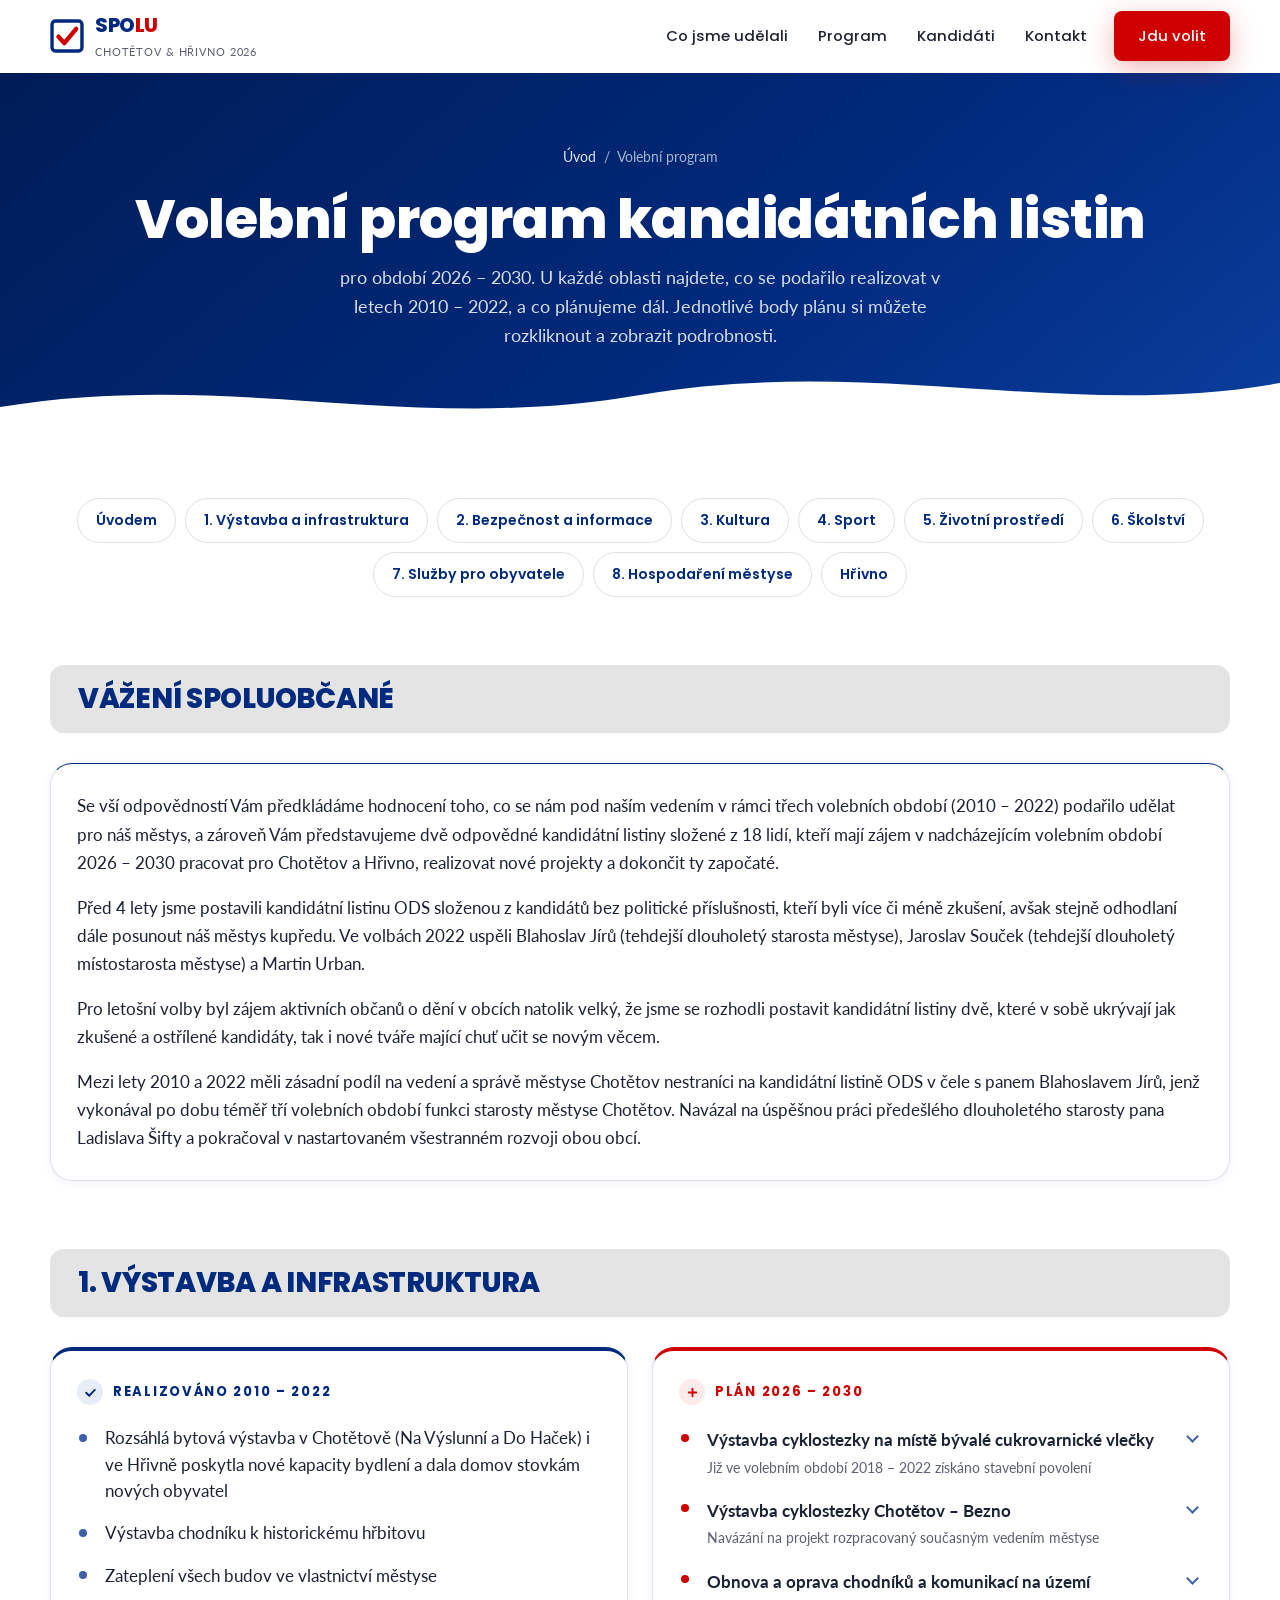
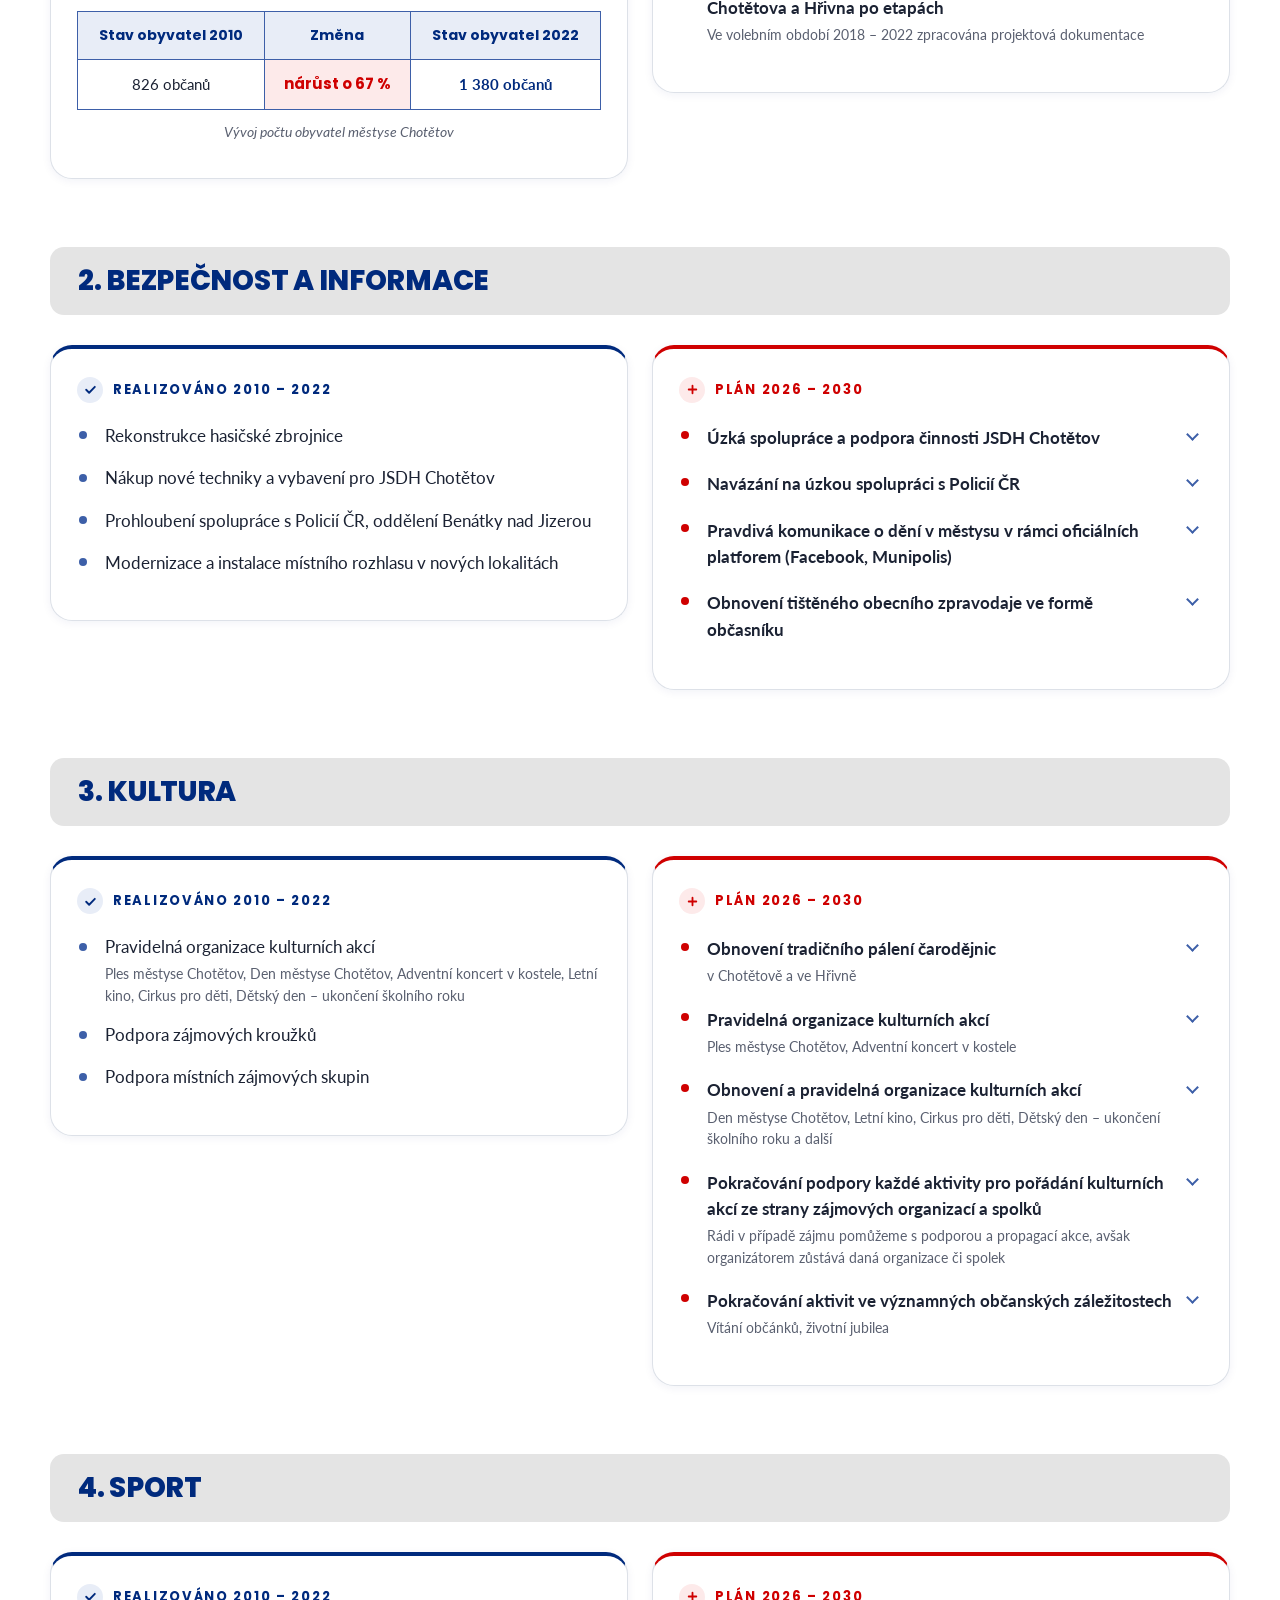
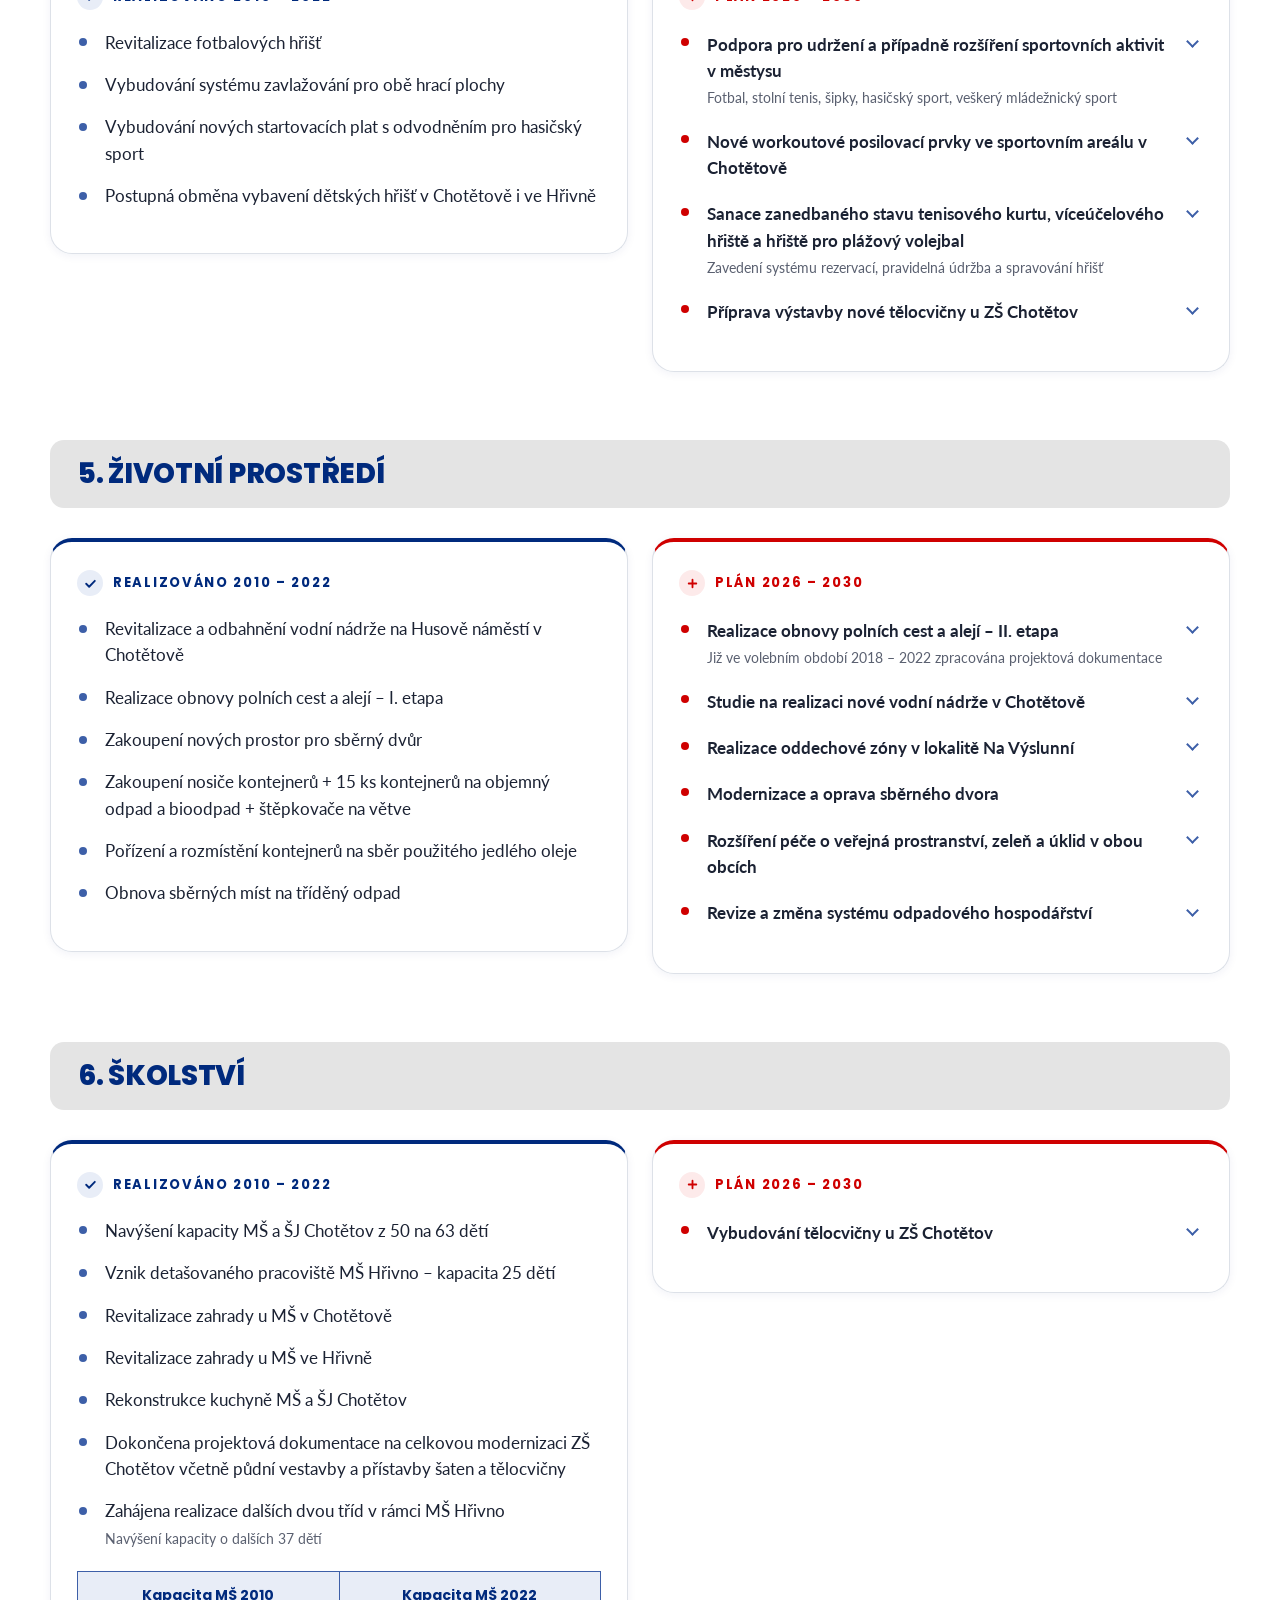
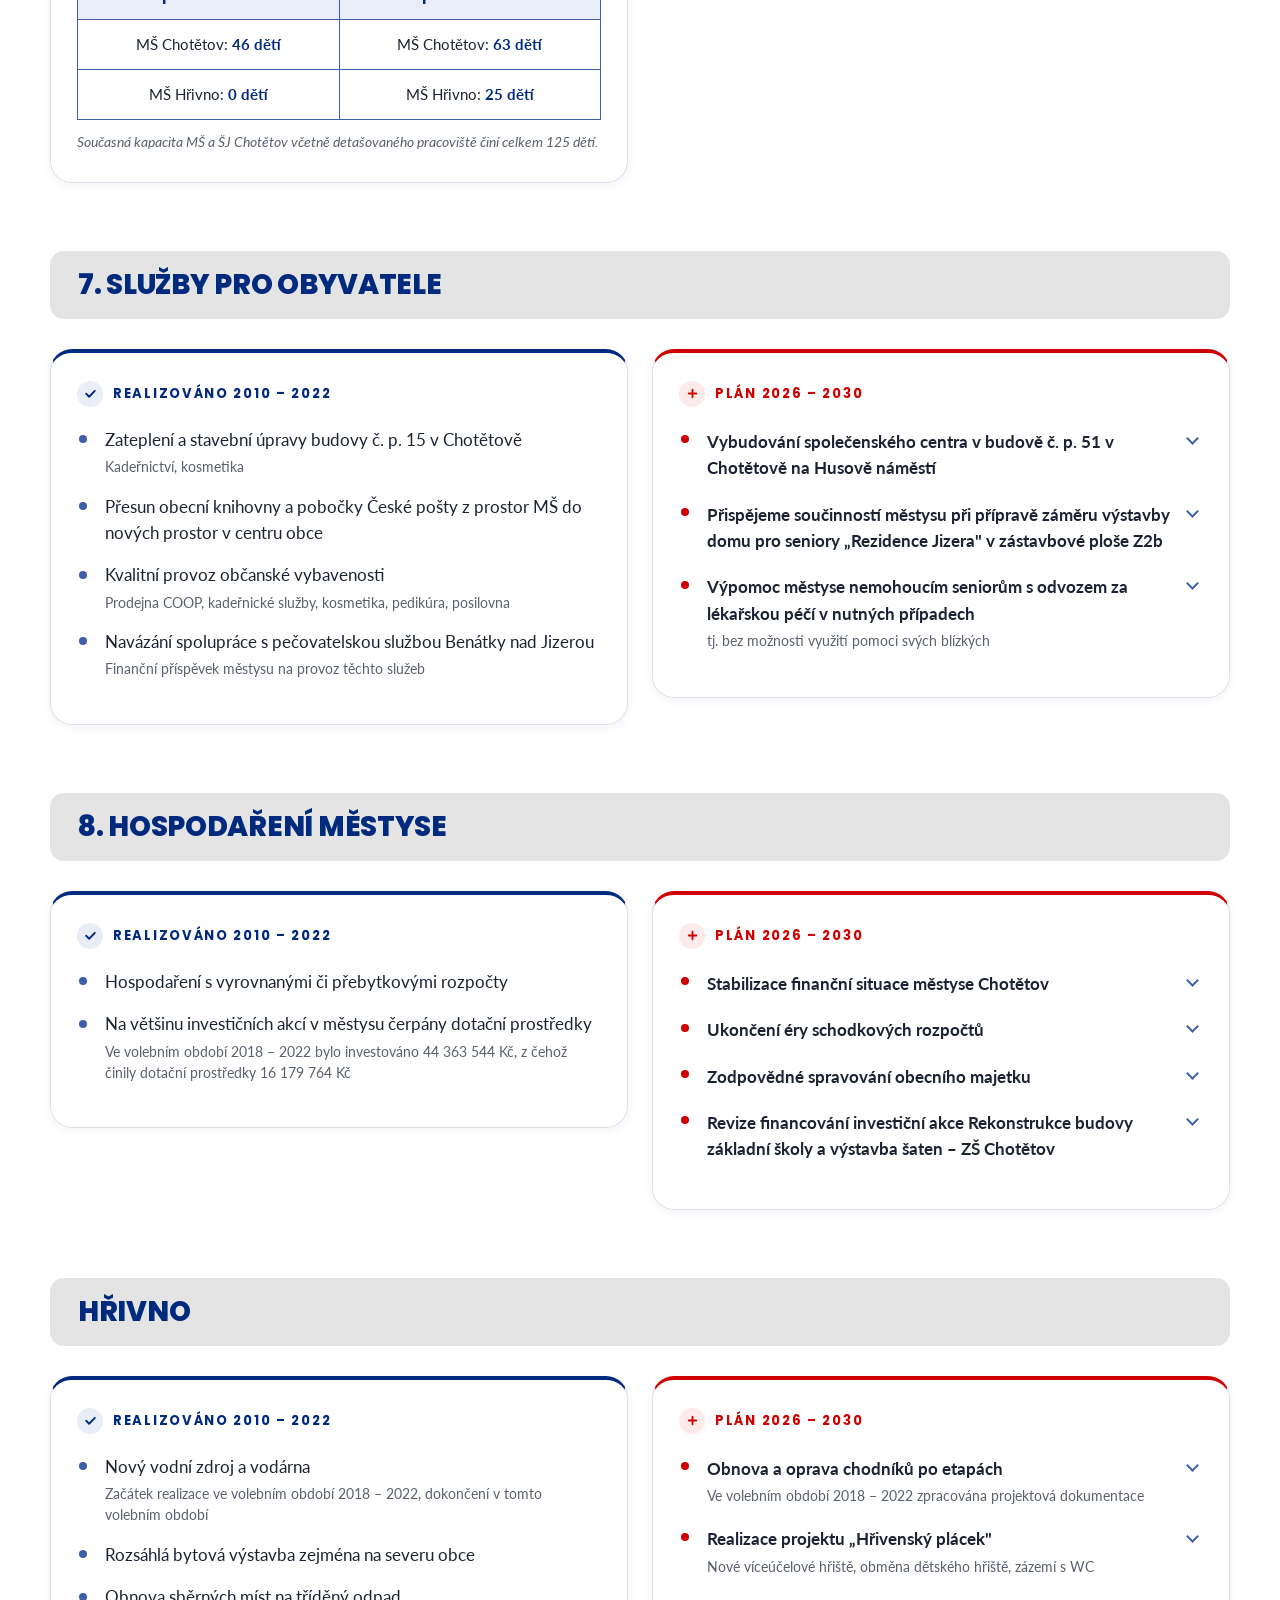
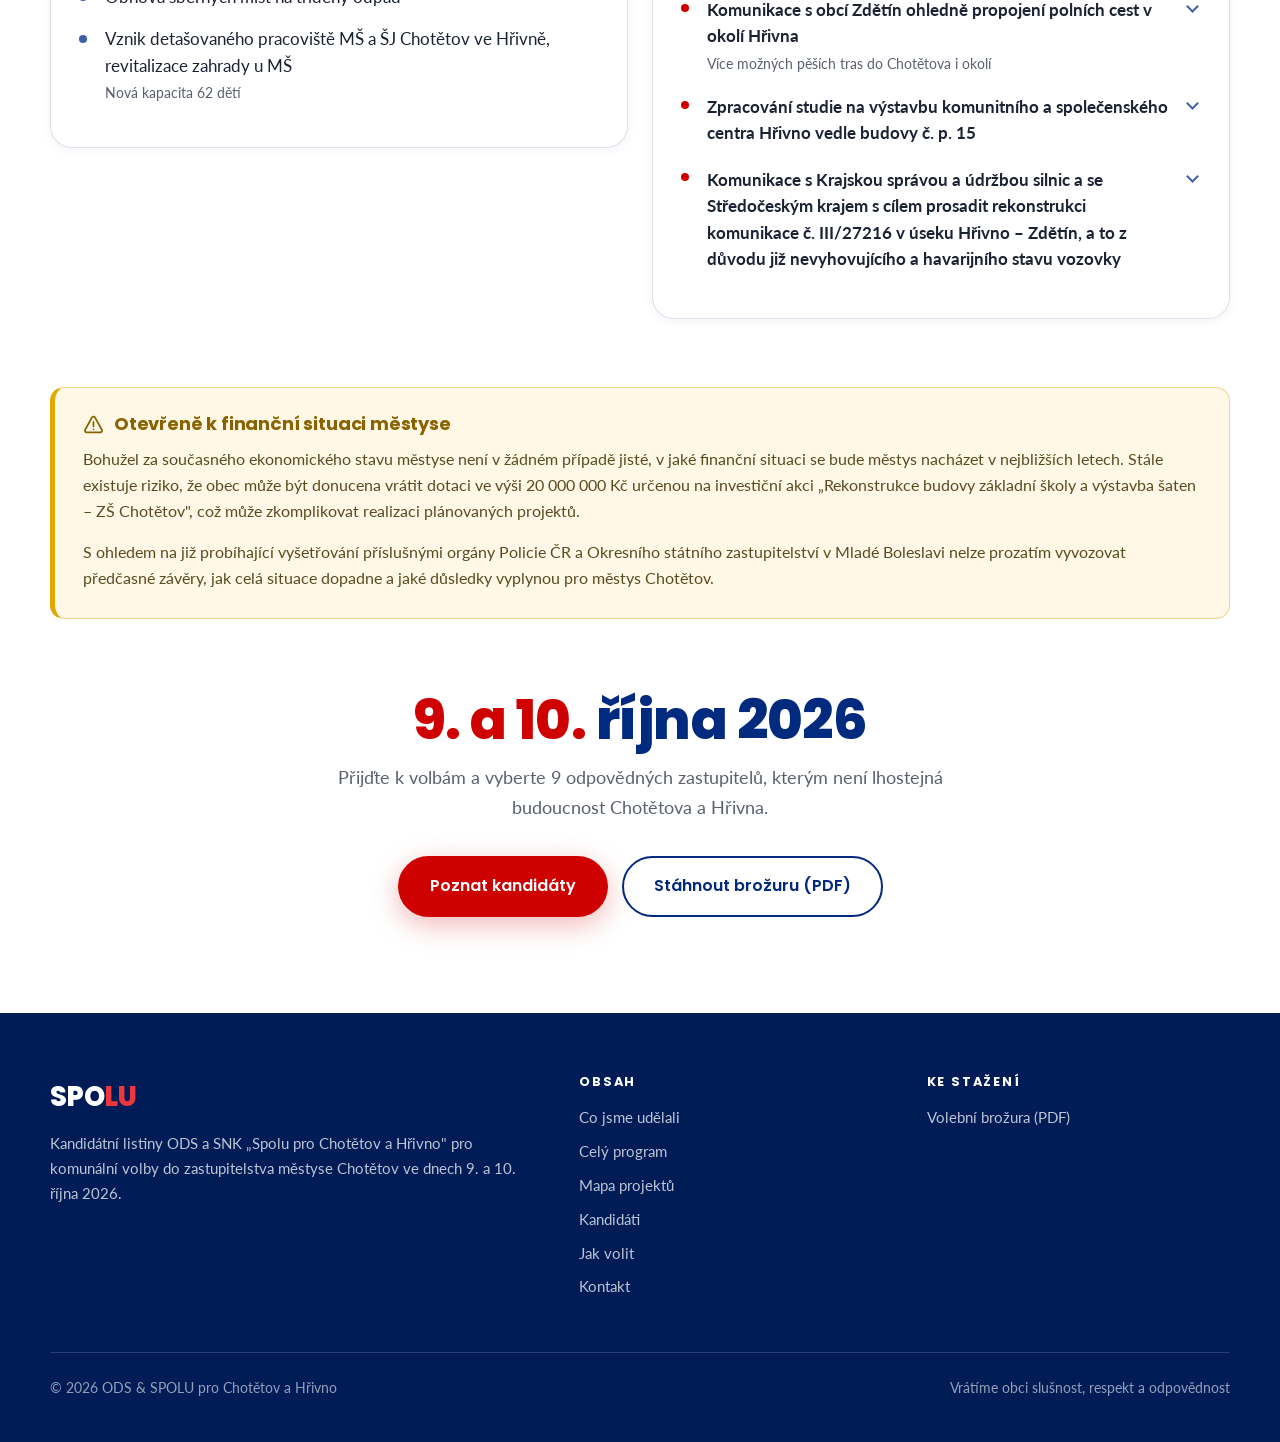
<file: program.html>
<!DOCTYPE html>
<html lang="cs">
<head>
<meta charset="UTF-8">
<meta name="viewport" content="width=device-width, initial-scale=1">
<title>Volební program 2026–2030 — ODS &amp; SPOLU pro Chotětov a Hřivno</title>
<meta name="description" content="Kompletní volební program kandidátních listin ODS a SNK Spolu pro Chotětov a Hřivno. Co jsme realizovali v letech 2010–2022 a co plánujeme na období 2026–2030.">
<meta name="theme-color" content="#002A7D">

<meta property="og:type" content="article">
<meta property="og:title" content="Volební program 2026–2030 — ODS &amp; SPOLU pro Chotětov a Hřivno">
<meta property="og:description" content="Osm oblastí programu, realizované projekty i plány pro Chotětov a Hřivno.">
<meta property="og:locale" content="cs_CZ">

<link rel="preconnect" href="https://fonts.googleapis.com">
<link rel="preconnect" href="https://fonts.gstatic.com" crossorigin>
<link href="https://fonts.googleapis.com/css2?family=Poppins:wght@300;400;500;600;700;800&family=Lato:wght@400;700&display=swap" rel="stylesheet">
<!-- Číslo za ?v= po každé úpravě CSS nebo JS zvyšte — viz komentář v index.html -->
<link rel="stylesheet" href="css/style.css?v=2026-08-05-1205">
<link rel="icon" href="data:image/svg+xml,<svg xmlns='http://www.w3.org/2000/svg' viewBox='0 0 100 100'><rect width='100' height='100' rx='18' fill='%23002A7D'/><path d='M26 52l16 17 32-38' stroke='%23fff' stroke-width='11' fill='none' stroke-linecap='round' stroke-linejoin='round'/></svg>">

<!-- Náběhové animace se zapnou jen tam, kde je JavaScript k dispozici -->
<script>document.documentElement.className += " js";</script>
</head>

<body>
<a class="preskocit" href="#obsah">Přeskočit na obsah</a>

<!-- ============================================================ Navigace -->
<header class="hlavicka" id="hlavicka">
  <div class="hlavicka__obal">

    <a class="logo" href="index.html" aria-label="ODS a SPOLU pro Chotětov a Hřivno – domovská stránka">
      <svg class="logo__znak" viewBox="0 0 100 100" aria-hidden="true">
        <rect x="6" y="6" width="88" height="88" rx="10" fill="none" stroke="#002A7D" stroke-width="10"/>
        <path d="M25 52l17 19 35-42" stroke="#CF0000" stroke-width="13" fill="none"
              stroke-linecap="round" stroke-linejoin="round"/>
      </svg>
      <span>
        <span class="logo__text">SPO<span>LU</span></span>
        <span class="logo__pod">Chotětov &amp; Hřivno 2026</span>
      </span>
    </a>

    <button class="hamburger" id="hamburger" aria-label="Otevřít menu"
            aria-expanded="false" aria-controls="menu">
      <span></span><span></span><span></span>
    </button>

    <nav class="menu" id="menu" aria-label="Hlavní navigace">
      <a href="index.html#vysledky">Co jsme udělali</a>
      <a href="index.html#program">Program</a>
      <a href="index.html#kandidati">Kandidáti</a>
      <a href="index.html#kontakt">Kontakt</a>
      <a class="tlacitko tlacitko--cervene menu__cta" href="jak-volit.html">Jdu volit</a>
    </nav>

    <div class="ukazatel" id="ukazatel" aria-hidden="true"></div>
  </div>
</header>

<main id="obsah">

<!-- ========================================================= Podhlavička -->
<section class="podhlavicka">
  <div class="obal">
    <nav class="drobecky" aria-label="Drobečková navigace">
      <a href="index.html">Úvod</a> &nbsp;/&nbsp; Volební program
    </nav>
    <h1>Volební program kandidátních listin</h1>
    <p>
      pro období 2026 – 2030. U každé oblasti najdete, co se podařilo realizovat
      v letech 2010 – 2022, a co plánujeme dál. Jednotlivé body plánu si můžete
      rozkliknout a zobrazit podrobnosti.
    </p>
  </div>

  <svg class="vlny vlny--dole" viewBox="0 0 1440 80" preserveAspectRatio="none"
       height="80" aria-hidden="true" focusable="false">
    <path d="M0,44 C260,6 460,72 720,32 C980,-8 1200,58 1440,20 L1440,80 L0,80 Z" fill="#FFFFFF"/>
  </svg>
</section>

<section class="sekce" style="padding-top:56px;">
  <div class="obal">

    <!-- Rejstřík oblastí -->
    <nav class="rejstrik nabihat" aria-label="Přehled oblastí programu">
      <a href="#uvodem">Úvodem</a>
      <a href="#oblast-1">1. Výstavba a infrastruktura</a>
      <a href="#oblast-2">2. Bezpečnost a informace</a>
      <a href="#oblast-3">3. Kultura</a>
      <a href="#oblast-4">4. Sport</a>
      <a href="#oblast-5">5. Životní prostředí</a>
      <a href="#oblast-6">6. Školství</a>
      <a href="#oblast-7">7. Služby pro obyvatele</a>
      <a href="#oblast-8">8. Hospodaření městyse</a>
      <a href="#hrivno">Hřivno</a>
    </nav>

    <!-- ========================================================= Úvodem -->
    <div class="blok" id="uvodem">
      <div class="blok__hlavicka">
        <h2>Vážení spoluobčané</h2>
      </div>

      <div class="sloupec" style="border-top-color: var(--modra);">
        <p>
          Se vší odpovědností Vám předkládáme hodnocení toho, co se nám pod naším vedením
          v rámci třech volebních období (2010 – 2022) podařilo udělat pro náš městys,
          a zároveň Vám představujeme dvě odpovědné kandidátní listiny složené z 18 lidí,
          kteří mají zájem v nadcházejícím volebním období 2026 – 2030 pracovat pro Chotětov
          a Hřivno, realizovat nové projekty a dokončit ty započaté.
        </p>
        <p>
          Před 4 lety jsme postavili kandidátní listinu ODS složenou z kandidátů bez politické
          příslušnosti, kteří byli více či méně zkušení, avšak stejně odhodlaní dále posunout
          náš městys kupředu. Ve volbách 2022 uspěli Blahoslav Jírů (tehdejší dlouholetý
          starosta městyse), Jaroslav Souček (tehdejší dlouholetý místostarosta městyse)
          a Martin Urban.
        </p>
        <p>
          Pro letošní volby byl zájem aktivních občanů o dění v obcích natolik velký, že jsme
          se rozhodli postavit kandidátní listiny dvě, které v sobě ukrývají jak zkušené
          a ostřílené kandidáty, tak i nové tváře mající chuť učit se novým věcem.
        </p>
        <p>
          Mezi lety 2010 a 2022 měli zásadní podíl na vedení a správě městyse Chotětov
          nestraníci na kandidátní listině ODS v čele s panem Blahoslavem Jírů, jenž vykonával
          po dobu téměř tří volebních období funkci starosty městyse Chotětov. Navázal na
          úspěšnou práci předešlého dlouholetého starosty pana Ladislava Šifty a pokračoval
          v nastartovaném všestranném rozvoji obou obcí.
        </p>
      </div>
    </div>

    <!-- ====================================== 1. Výstavba a infrastruktura -->
    <div class="blok" id="oblast-1">
      <div class="blok__hlavicka">
        <h2>1. Výstavba a infrastruktura</h2>
      </div>

      <div class="blok__sloupce">

        <div class="sloupec sloupec--hotovo nabihat">
          <p class="sloupec__nadpis">
            <span class="ikona" aria-hidden="true">
              <svg width="13" height="13" viewBox="0 0 24 24" fill="none">
                <path d="M4 12.5l5.5 5.5L20 7" stroke="#002A7D" stroke-width="3.4"
                      stroke-linecap="round" stroke-linejoin="round"/>
              </svg>
            </span>
            Realizováno 2010 – 2022
          </p>

          <ul class="body">
            <li>
              Rozsáhlá bytová výstavba v Chotětově (Na Výslunní a Do Haček) i ve Hřivně
              poskytla nové kapacity bydlení a dala domov stovkám nových obyvatel
            </li>
            <li>Výstavba chodníku k historickému hřbitovu</li>
            <li>Zateplení všech budov ve vlastnictví městyse</li>
          </ul>

          <div class="tabulka-obal">
            <table class="tabulka">
              <caption class="tabulka__popisek" style="caption-side:bottom;">
                Vývoj počtu obyvatel městyse Chotětov
              </caption>
              <thead>
                <tr>
                  <th scope="col">Stav obyvatel 2010</th>
                  <th scope="col">Změna</th>
                  <th scope="col">Stav obyvatel 2022</th>
                </tr>
              </thead>
              <tbody>
                <tr>
                  <td>826 občanů</td>
                  <td class="zmena">nárůst o 67 %</td>
                  <td><strong>1 380 občanů</strong></td>
                </tr>
              </tbody>
            </table>
          </div>
        </div>

        <div class="sloupec sloupec--plan nabihat">
          <p class="sloupec__nadpis">
            <span class="ikona" aria-hidden="true">
              <svg width="13" height="13" viewBox="0 0 24 24" fill="none">
                <path d="M12 5v14M5 12h14" stroke="#CF0000" stroke-width="3.4" stroke-linecap="round"/>
              </svg>
            </span>
            Plán 2026 – 2030
          </p>

          <!-- ==================================================================
               VZOR PRO DOPLNĚNÍ DETAILU BODU

               Detail prvního bodu níže je vyplněný jako UKÁZKA, jak může vypadat
               podrobný popis. Podle něj doplňte ostatní body. Stavební kameny:

               1) <p class="detail__ukazka">…</p>   — jen upozornění „ukázkový
                  text", ve skutečném obsahu ho smažte.

               2) <dl class="detail__meta"> … </dl> — parametry v boxících nahoře.
                  Každá položka je <div><dt>Název</dt><dd>Hodnota</dd></div>.
                  Použijte jen ty, které dávají smysl (kde, náklady, termín…).

               3) <div class="detail__sekce"><h4>Nadpis</h4><p>text…</p></div>
                  — textová část s barevným nadpisem. Sekcí může být víc a mohou
                  obsahovat odstavce <p> i odrážky <ul><li>…</li></ul>.

               Třída "chybi" označuje zatím nedoplněný text — až budou podklady
               hotové, neměla by zůstat nikde na stránce.
               ================================================================== -->

          <ul class="body">
            <li class="bod">
              <details class="detail">
                <summary>
                  Výstavba cyklostezky na místě bývalé cukrovarnické vlečky
                  <span class="pozn">Již ve volebním období 2018 – 2022 získáno stavební povolení</span>
                </summary>
                <div class="detail__obsah">
                  <p>Projekt využívá těleso bývalé vlečky, která původně vedla do zaniklého cukrovaru v Brodcích. Vznikne zde odpočinková zóna vhodná na procházky i s kočárkem a na jízdu na kole; navazujeme tak na asfaltovou polní cestu podél železniční tratě.</p><p>Vyústění cyklostezky je plánováno na komunikaci II/275 (Chotětov – Horky nad Jizerou) na hranici katastru Chotětova. Navazující úsek by mohla realizovat obec Horky nad Jizerou — chceme s ní o propojení znovu jednat, aby stezka mohla bezpečně pokračovat až do sousední obce.</p><dl class="detail__meta"><div><dt>Délka</dt><dd>přibližně 1 km</dd></div><div><dt>Stav přípravy</dt><dd>hotová dokumentace i stavební povolení (2018–2022)</dd></div><div><dt>Financování</dt><dd>část z dotací, aby byla zátěž pro městys co nejnižší</dd></div></dl>
                </div>
              </details>
            </li>

            <li class="bod">
              <details class="detail">
                <summary>
                  Výstavba cyklostezky Chotětov – Bezno
                  <span class="pozn">Navázání na projekt rozpracovaný současným vedením městyse</span>
                </summary>
                <div class="detail__obsah">
                  <p>Jde o novější projekt, který započalo současné vedení městyse. Cílem je propojit Chotětov a Bezno samostatnou cyklostezkou vedoucí v podobné trase jako komunikace II/272.</p><p>Díky doprovodné zeleni poslouží nejen cyklistům, ale i in-line bruslařům a pěším. Vznikne tak bezpečné spojení obou obcí — například pro cestu žáků do ZŠ Bezno bez nutnosti autobusu — a rozšíří se možnosti trávení volného času.</p><dl class="detail__meta"><div><dt>Financování</dt><dd>zejména Státní fond dopravní infrastruktury</dd></div></dl>
                </div>
              </details>
            </li>

            <li class="bod">
              <details class="detail">
                <summary>
                  Obnova a oprava chodníků a komunikací na území Chotětova a Hřivna po etapách
                  <span class="pozn">Ve volebním období 2018 – 2022 zpracována projektová dokumentace</span>
                </summary>
                <div class="detail__obsah">
                  <p>Na tuto akci jsme nechali zpracovat projektovou dokumentaci už v předchozím volebním období. Jde o komplexní obnovu chodníků a komunikací na území Chotětova i Hřivna — obnoví se povrchy a doplní prvky pro osoby s omezenou schopností pohybu a orientace podle příslušných norem ČSN a technických podmínek. Opraveny budou i silnice ve špatném technickém stavu.</p><p>S realizací jsme čekali na vypsání vhodného dotačního titulu, aby městys nehradil celou hodnotu projektu ze svého.</p>
                </div>
              </details>
            </li>
          </ul>
        </div>

      </div>
    </div>

    <!-- ========================================= 2. Bezpečnost a informace -->
    <div class="blok" id="oblast-2">
      <div class="blok__hlavicka">
        <h2>2. Bezpečnost a informace</h2>
      </div>

      <div class="blok__sloupce">

        <div class="sloupec sloupec--hotovo nabihat">
          <p class="sloupec__nadpis">
            <span class="ikona" aria-hidden="true">
              <svg width="13" height="13" viewBox="0 0 24 24" fill="none">
                <path d="M4 12.5l5.5 5.5L20 7" stroke="#002A7D" stroke-width="3.4"
                      stroke-linecap="round" stroke-linejoin="round"/>
              </svg>
            </span>
            Realizováno 2010 – 2022
          </p>

          <ul class="body">
            <li>Rekonstrukce hasičské zbrojnice</li>
            <li>Nákup nové techniky a vybavení pro JSDH Chotětov</li>
            <li>Prohloubení spolupráce s Policií ČR, oddělení Benátky nad Jizerou</li>
            <li>Modernizace a instalace místního rozhlasu v nových lokalitách</li>
          </ul>
        </div>

        <div class="sloupec sloupec--plan nabihat">
          <p class="sloupec__nadpis">
            <span class="ikona" aria-hidden="true">
              <svg width="13" height="13" viewBox="0 0 24 24" fill="none">
                <path d="M12 5v14M5 12h14" stroke="#CF0000" stroke-width="3.4" stroke-linecap="round"/>
              </svg>
            </span>
            Plán 2026 – 2030
          </p>

          <ul class="body">
            <li class="bod">
              <details class="detail">
                <summary>Úzká spolupráce a podpora činnosti JSDH Chotětov</summary>
                <div class="detail__obsah">
                  <p>Chceme navázat na úzkou spolupráci s místní Jednotkou sboru dobrovolných hasičů Chotětov. Hasiči jsou ve své náročné a obětavé práci platným článkem Integrovaného záchranného systému Středočeského kraje (stupeň JPO III/1) a zajišťují požární ochranu nejen našemu městysu, ale i okolním obcím.</p><p>Jejich činnost budeme podporovat ve všech oblastech — nákup techniky, modernizace vybavení i podpora akcí, které JSDH pořádá.</p>
                </div>
              </details>
            </li>

            <li class="bod">
              <details class="detail">
                <summary>Navázání na úzkou spolupráci s Policií ČR</summary>
                <div class="detail__obsah">
                  <p>S Policií ČR, oddělením Benátky nad Jizerou, jsme spolupracovali už v minulosti a chceme spolupráci dále prohlubovat. Je pro nás důležitá například u schvalovacích procesů klíčových projektů, pro větší bezpečnost v obcích i pro řešení nadměrné rychlosti vozidel.</p>
                </div>
              </details>
            </li>

            <li class="bod">
              <details class="detail">
                <summary>
                  Pravdivá komunikace o dění v městysu v rámci oficiálních
                  platforem (Facebook, Munipolis)
                </summary>
                <div class="detail__obsah">
                  <p>Ve všech ohledech správy a vedení městyse chceme být vůči občanům maximálně transparentní a využívat všechny oficiální platformy, které městys používá (webové stránky, Facebook, Munipolis).</p><p>Komunikace s občanem podle nás není jen o pozvánkách na kulturní akce. Patří sem i informace o ekonomickém stavu městyse, hospodaření s veřejnými prostředky a shrnutí nejdůležitějších bodů projednávaných na zastupitelstvu. Chceme pravdivě informovat o skutečném stavu městyse, připravovaných i realizovaných projektech a provozních záležitostech (změny otevírací doby, plánované odstávky apod.).</p><div class="detail__sekce"><h4>Krizová komunikace</h4><p>Výrazně chceme zlepšit informování v případě neočekávaných událostí, jako je výpadek elektřiny nebo havárie vody.</p></div>
                </div>
              </details>
            </li>

            <li class="bod">
              <details class="detail">
                <summary>Obnovení tištěného obecního zpravodaje ve formě občasníku</summary>
                <div class="detail__obsah">
                  <p>Nápad informovat občany tištěným zpravodajem nás zaujal a rádi bychom ho obnovili. Na rozdíl od dosavadního stavu by nevycházel jen na začátku a konci volebního období, ale pravidelně — nejméně jednou ročně.</p><p>Obsahem by byly například informace o činnosti spolků a zájmových skupin, hospodaření městyse, plánovaných projektech i proběhlých akcích. Nabídneme tak alternativu k digitálním platformám pro ty, kdo je nevyužívají.</p>
                </div>
              </details>
            </li>
          </ul>
        </div>

      </div>
    </div>

    <!-- ====================================================== 3. Kultura -->
    <div class="blok" id="oblast-3">
      <div class="blok__hlavicka">
        <h2>3. Kultura</h2>
      </div>

      <div class="blok__sloupce">

        <div class="sloupec sloupec--hotovo nabihat">
          <p class="sloupec__nadpis">
            <span class="ikona" aria-hidden="true">
              <svg width="13" height="13" viewBox="0 0 24 24" fill="none">
                <path d="M4 12.5l5.5 5.5L20 7" stroke="#002A7D" stroke-width="3.4"
                      stroke-linecap="round" stroke-linejoin="round"/>
              </svg>
            </span>
            Realizováno 2010 – 2022
          </p>

          <ul class="body">
            <li>
              Pravidelná organizace kulturních akcí
              <span class="pozn">
                Ples městyse Chotětov, Den městyse Chotětov, Adventní koncert v kostele,
                Letní kino, Cirkus pro děti, Dětský den – ukončení školního roku
              </span>
            </li>
            <li>Podpora zájmových kroužků</li>
            <li>Podpora místních zájmových skupin</li>
          </ul>
        </div>

        <div class="sloupec sloupec--plan nabihat">
          <p class="sloupec__nadpis">
            <span class="ikona" aria-hidden="true">
              <svg width="13" height="13" viewBox="0 0 24 24" fill="none">
                <path d="M12 5v14M5 12h14" stroke="#CF0000" stroke-width="3.4" stroke-linecap="round"/>
              </svg>
            </span>
            Plán 2026 – 2030
          </p>

          <ul class="body">
            <li class="bod">
              <details class="detail">
                <summary>
                  Obnovení tradičního pálení čarodějnic
                  <span class="pozn">v Chotětově a ve Hřivně</span>
                </summary>
                <div class="detail__obsah">
                  <p>Společné pálení čarodějnic patřilo za našeho vedení k oblíbeným akcím. Vnímali jsme ho jako přátelské setkání obyvatel, kteří si spolu popovídali a opekli něco na ohni, s otevřenou hospodou Na Hřišti a možností občerstvení.</p><p>Rádi bychom tuto tradiční komunitní podobu čarodějnic obnovili — s důrazem na místní občany a zapojení místních podnikatelů. Chceme akci, jejíž hlavní cílovou skupinou jsou lidé z Chotětova a Hřivna, ne návštěvníci ze širokého okolí.</p>
                </div>
              </details>
            </li>

            <li class="bod">
              <details class="detail">
                <summary>
                  Pravidelná organizace kulturních akcí
                  <span class="pozn">Ples městyse Chotětov, Adventní koncert v kostele</span>
                </summary>
                <div class="detail__obsah">
                  <p>Chceme dál pokračovat v organizaci kulturních akcí s dlouhodobou tradicí, jako je Ples městyse Chotětov nebo Adventní koncert v kostele.</p>
                </div>
              </details>
            </li>

            <li class="bod">
              <details class="detail">
                <summary>
                  Obnovení a pravidelná organizace kulturních akcí
                  <span class="pozn">
                    Den městyse Chotětov, Letní kino, Cirkus pro děti,
                    Dětský den – ukončení školního roku a další
                  </span>
                </summary>
                <div class="detail__obsah">
                  <p>Za našeho vedení jsme pořádali řadu akcí, které byly později zrušeny. Rádi bychom je obnovili — patří k nim Den městyse Chotětov (celodenní festival s programem pro děti), Letní kino, Cirkus či Dětský den na ukončení školního roku a další.</p>
                </div>
              </details>
            </li>

            <li class="bod">
              <details class="detail">
                <summary>
                  Pokračování podpory každé aktivity pro pořádání kulturních akcí
                  ze strany zájmových organizací a spolků
                  <span class="pozn">
                    Rádi v případě zájmu pomůžeme s podporou a propagací akce,
                    avšak organizátorem zůstává daná organizace či spolek
                  </span>
                </summary>
                <div class="detail__obsah">
                  <p>Rádi navážeme na podporu místních spolků a zájmových skupin, které zlepšují kulturní, sportovní a volnočasové vyžití v městysu. V případě zájmu jejich akce propagujeme na oficiálních platformách a rádi pomůžeme součinností při organizaci — hlavním organizátorem ale zůstává daný spolek či skupina.</p>
                </div>
              </details>
            </li>

            <li class="bod">
              <details class="detail">
                <summary>
                  Pokračování aktivit ve významných občanských záležitostech
                  <span class="pozn">Vítání občánků, životní jubilea</span>
                </summary>
                <div class="detail__obsah">
                  <p>Stejně jako v minulých letech budeme organizovat například vítání občánků nebo přání spoluobčanům při významných životních jubileích.</p>
                </div>
              </details>
            </li>
          </ul>
        </div>

      </div>
    </div>

    <!-- ======================================================== 4. Sport -->
    <div class="blok" id="oblast-4">
      <div class="blok__hlavicka">
        <h2>4. Sport</h2>
      </div>

      <div class="blok__sloupce">

        <div class="sloupec sloupec--hotovo nabihat">
          <p class="sloupec__nadpis">
            <span class="ikona" aria-hidden="true">
              <svg width="13" height="13" viewBox="0 0 24 24" fill="none">
                <path d="M4 12.5l5.5 5.5L20 7" stroke="#002A7D" stroke-width="3.4"
                      stroke-linecap="round" stroke-linejoin="round"/>
              </svg>
            </span>
            Realizováno 2010 – 2022
          </p>

          <ul class="body">
            <li>Revitalizace fotbalových hřišť</li>
            <li>Vybudování systému zavlažování pro obě hrací plochy</li>
            <li>Vybudování nových startovacích plat s odvodněním pro hasičský sport</li>
            <li>Postupná obměna vybavení dětských hřišť v Chotětově i ve Hřivně</li>
          </ul>
        </div>

        <div class="sloupec sloupec--plan nabihat">
          <p class="sloupec__nadpis">
            <span class="ikona" aria-hidden="true">
              <svg width="13" height="13" viewBox="0 0 24 24" fill="none">
                <path d="M12 5v14M5 12h14" stroke="#CF0000" stroke-width="3.4" stroke-linecap="round"/>
              </svg>
            </span>
            Plán 2026 – 2030
          </p>

          <ul class="body">
            <li class="bod">
              <details class="detail">
                <summary>
                  Podpora pro udržení a případně rozšíření sportovních aktivit v městysu
                  <span class="pozn">
                    Fotbal, stolní tenis, šipky, hasičský sport, veškerý mládežnický sport
                  </span>
                </summary>
                <div class="detail__obsah">
                  <p>I nadále chceme podporovat místní sportovní oddíly, zejména TJ Sokol Chotětov (fotbal, stolní tenis), hasičský sport a šipky. Jsme zastánci podpory všech oddílů, které se věnují mládeži.</p>
                </div>
              </details>
            </li>

            <li class="bod">
              <details class="detail">
                <summary>Nové workoutové posilovací prvky ve sportovním areálu v Chotětově</summary>
                <div class="detail__obsah">
                  <p>Ve sportovním areálu Chotětov chceme vybudovat nové hřiště s workoutovými posilovacími prvky. Má sloužit mladším i starším spoluobčanům. V ideálním případě bychom na jeho vybudování rádi využili dotační prostředky.</p>
                </div>
              </details>
            </li>

            <li class="bod">
              <details class="detail">
                <summary>
                  Sanace zanedbaného stavu tenisového kurtu, víceúčelového hřiště
                  a hřiště pro plážový volejbal
                  <span class="pozn">Zavedení systému rezervací, pravidelná údržba a spravování hřišť</span>
                </summary>
                <div class="detail__obsah">
                  <p>Za vedení Ladislava Šifty se sportovní areál výrazně rozšířil — vznikla tribuna se šatnami, multifunkční hřiště, tenisový kurt a hřiště pro plážový volejbal.</p><p>Tato hřiště jsou v současné době v zanedbaném stavu a bez potřebné údržby nejsou dobře využitelná. Rádi bychom je sanovali, aby byla znovu k dispozici občanům, a zavedli jejich pravidelnou správu, údržbu a systém rezervací hracích časů.</p>
                </div>
              </details>
            </li>

            <li class="bod">
              <details class="detail">
                <summary>Příprava výstavby nové tělocvičny u ZŠ Chotětov</summary>
                <div class="detail__obsah">
                  <p>Výstavba tělocvičny byla součástí námi připraveného projektu rekonstrukce ZŠ Chotětov. Investiční akce se nakonec rozdělila na dvě části — rekonstrukci školy s výstavbou šaten a samostatnou výstavbu tělocvičny.</p><p>Tělocvična poslouží nejen hodinám tělesné výchovy, ale i sportovním oddílům (např. TJ Sokol Chotětov) a místním spolkům (cvičení, jóga, tancování a další). Na projekt chceme čerpat dotační prostředky.</p>
                </div>
              </details>
            </li>
          </ul>
        </div>

      </div>
    </div>

    <!-- ============================================= 5. Životní prostředí -->
    <div class="blok" id="oblast-5">
      <div class="blok__hlavicka">
        <h2>5. Životní prostředí</h2>
      </div>

      <div class="blok__sloupce">

        <div class="sloupec sloupec--hotovo nabihat">
          <p class="sloupec__nadpis">
            <span class="ikona" aria-hidden="true">
              <svg width="13" height="13" viewBox="0 0 24 24" fill="none">
                <path d="M4 12.5l5.5 5.5L20 7" stroke="#002A7D" stroke-width="3.4"
                      stroke-linecap="round" stroke-linejoin="round"/>
              </svg>
            </span>
            Realizováno 2010 – 2022
          </p>

          <ul class="body">
            <li>Revitalizace a odbahnění vodní nádrže na Husově náměstí v Chotětově</li>
            <li>Realizace obnovy polních cest a alejí – I. etapa</li>
            <li>Zakoupení nových prostor pro sběrný dvůr</li>
            <li>
              Zakoupení nosiče kontejnerů + 15 ks kontejnerů na objemný odpad a bioodpad
              + štěpkovače na větve
            </li>
            <li>Pořízení a rozmístění kontejnerů na sběr použitého jedlého oleje</li>
            <li>Obnova sběrných míst na tříděný odpad</li>
          </ul>
        </div>

        <div class="sloupec sloupec--plan nabihat">
          <p class="sloupec__nadpis">
            <span class="ikona" aria-hidden="true">
              <svg width="13" height="13" viewBox="0 0 24 24" fill="none">
                <path d="M12 5v14M5 12h14" stroke="#CF0000" stroke-width="3.4" stroke-linecap="round"/>
              </svg>
            </span>
            Plán 2026 – 2030
          </p>

          <ul class="body">
            <li class="bod">
              <details class="detail">
                <summary>
                  Realizace obnovy polních cest a alejí – II. etapa
                  <span class="pozn">Již ve volebním období 2018 – 2022 zpracována projektová dokumentace</span>
                </summary>
                <div class="detail__obsah">
                  <p>Projekt navazuje na I. etapu polních cest a alejí, započatou ve volebním období 2018–2022; projektovou dokumentaci už máme zpracovanou.</p><p>Jde o vznik nových polních cest v okolí Chotětova — nová odpočinková místa pro občany a rozčlenění rozlehlých zemědělských polí. To přispěje ke vzniku přirozených prostor pro zvěř, k lepšímu zadržování vody v krajině a ke zmírnění dopadů klimatických změn.</p>
                </div>
              </details>
            </li>

            <li class="bod">
              <details class="detail">
                <summary>Studie na realizaci nové vodní nádrže v Chotětově</summary>
                <div class="detail__obsah">
                  <p>Projekt řeší možnost vzniku vodních nádrží v Chotětově, konkrétně na plochách K4 a K5 určených pro vodní infrastrukturu. Chceme na ně nechat zpracovat studii proveditelnosti.</p><p>Nádrže by mohly v budoucnu sloužit i jako požární nádrže pro JSDH Chotětov a měly by pozitivní vliv na zadržování vody v krajině.</p>
                </div>
              </details>
            </li>

            <li class="bod">
              <details class="detail">
                <summary>Realizace oddechové zóny v lokalitě Na Výslunní</summary>
                <div class="detail__obsah">
                  <p>Stejně jako v lokalitě Do Haček i zde chceme vybudovat odpočinkovou zónu s parkovou zelení, lavičkami a drobnými hracími prvky. Místo by mělo mít relaxační i společenský význam.</p>
                </div>
              </details>
            </li>

            <li class="bod">
              <details class="detail">
                <summary>Modernizace a oprava sběrného dvora</summary>
                <div class="detail__obsah">
                  <p>V minulém volebním období jsme zakoupili nové prostory pro sběrný dvůr. Tento areál bychom rádi zmodernizovali a opravili jeho hlavní budovu.</p>
                </div>
              </details>
            </li>

            <li class="bod">
              <details class="detail">
                <summary>Rozšíření péče o veřejná prostranství, zeleň a úklid v obou obcích</summary>
                <div class="detail__obsah">
                  <p>Budeme prosazovat důslednou péči o veřejná prostranství a zeleň v obou obcích a dbát na čistotu a úklid, zejména v okolí sběrných nádob. Tvrdě chceme postihovat zakládání černých skládek.</p><p>V zimním období musí být kladen důraz na bezpečnost a schůdnost všech komunikací ve správě městyse — chodníků i silnic (úklid sněhu, posyp).</p>
                </div>
              </details>
            </li>

            <li class="bod">
              <details class="detail">
                <summary>Revize a změna systému odpadového hospodářství</summary>
                <div class="detail__obsah">
                  <p>Chceme zrevidovat, jaké dopady má současný systém nakládání s odpady na rozpočet městyse, a posoudit, zda by šlo zavést systém výhodnější.</p><p>Inspirovat se chceme v obcích, kde má každá domácnost vlastní nádobu na papír a plast — to motivuje k třídění a snižuje množství komunálního odpadu. Na změnu systému a nákup nádob budeme chtít využít dotační titul.</p>
                </div>
              </details>
            </li>
          </ul>
        </div>

      </div>
    </div>

    <!-- ===================================================== 6. Školství -->
    <div class="blok" id="oblast-6">
      <div class="blok__hlavicka">
        <h2>6. Školství</h2>
      </div>

      <div class="blok__sloupce">

        <div class="sloupec sloupec--hotovo nabihat">
          <p class="sloupec__nadpis">
            <span class="ikona" aria-hidden="true">
              <svg width="13" height="13" viewBox="0 0 24 24" fill="none">
                <path d="M4 12.5l5.5 5.5L20 7" stroke="#002A7D" stroke-width="3.4"
                      stroke-linecap="round" stroke-linejoin="round"/>
              </svg>
            </span>
            Realizováno 2010 – 2022
          </p>

          <ul class="body">
            <li>Navýšení kapacity MŠ a ŠJ Chotětov z 50 na 63 dětí</li>
            <li>Vznik detašovaného pracoviště MŠ Hřivno – kapacita 25 dětí</li>
            <li>Revitalizace zahrady u MŠ v Chotětově</li>
            <li>Revitalizace zahrady u MŠ ve Hřivně</li>
            <li>Rekonstrukce kuchyně MŠ a ŠJ Chotětov</li>
            <li>
              Dokončena projektová dokumentace na celkovou modernizaci ZŠ Chotětov
              včetně půdní vestavby a přístavby šaten a tělocvičny
            </li>
            <li>
              Zahájena realizace dalších dvou tříd v rámci MŠ Hřivno
              <span class="pozn">Navýšení kapacity o dalších 37 dětí</span>
            </li>
          </ul>

          <div class="tabulka-obal">
            <table class="tabulka">
              <thead>
                <tr>
                  <th scope="col">Kapacita MŠ 2010</th>
                  <th scope="col">Kapacita MŠ 2022</th>
                </tr>
              </thead>
              <tbody>
                <tr>
                  <td>MŠ Chotětov: <strong>46 dětí</strong></td>
                  <td>MŠ Chotětov: <strong>63 dětí</strong></td>
                </tr>
                <tr>
                  <td>MŠ Hřivno: <strong>0 dětí</strong></td>
                  <td>MŠ Hřivno: <strong>25 dětí</strong></td>
                </tr>
              </tbody>
            </table>
          </div>
          <p class="tabulka__popisek">
            Současná kapacita MŠ a ŠJ Chotětov včetně detašovaného pracoviště
            činí celkem 125 dětí.
          </p>
        </div>

        <div class="sloupec sloupec--plan nabihat">
          <p class="sloupec__nadpis">
            <span class="ikona" aria-hidden="true">
              <svg width="13" height="13" viewBox="0 0 24 24" fill="none">
                <path d="M12 5v14M5 12h14" stroke="#CF0000" stroke-width="3.4" stroke-linecap="round"/>
              </svg>
            </span>
            Plán 2026 – 2030
          </p>

          <ul class="body">
            <li class="bod">
              <details class="detail">
                <summary>Vybudování tělocvičny u ZŠ Chotětov</summary>
                <div class="detail__obsah">
                  <p>Výstavba tělocvičny byla součástí námi připraveného projektu rekonstrukce ZŠ Chotětov. Investiční akce se rozdělila na dvě části — rekonstrukci školy s výstavbou šaten a samostatnou výstavbu tělocvičny.</p><p>Tělocvična poslouží především hodinám tělesné výchovy, ale i sportovním oddílům působícím v městysu (TJ Sokol Chotětov — fotbal, stolní tenis) a místním spolkům a zájmovým skupinám (cvičení, jóga, tancování a další). Na projekt chceme čerpat dotační prostředky.</p>
                </div>
              </details>
            </li>
          </ul>
        </div>

      </div>
    </div>

    <!-- ========================================= 7. Služby pro obyvatele -->
    <div class="blok" id="oblast-7">
      <div class="blok__hlavicka">
        <h2>7. Služby pro obyvatele</h2>
      </div>

      <div class="blok__sloupce">

        <div class="sloupec sloupec--hotovo nabihat">
          <p class="sloupec__nadpis">
            <span class="ikona" aria-hidden="true">
              <svg width="13" height="13" viewBox="0 0 24 24" fill="none">
                <path d="M4 12.5l5.5 5.5L20 7" stroke="#002A7D" stroke-width="3.4"
                      stroke-linecap="round" stroke-linejoin="round"/>
              </svg>
            </span>
            Realizováno 2010 – 2022
          </p>

          <ul class="body">
            <li>
              Zateplení a stavební úpravy budovy č. p. 15 v Chotětově
              <span class="pozn">Kadeřnictví, kosmetika</span>
            </li>
            <li>
              Přesun obecní knihovny a pobočky České pošty z prostor MŠ
              do nových prostor v centru obce
            </li>
            <li>
              Kvalitní provoz občanské vybavenosti
              <span class="pozn">Prodejna COOP, kadeřnické služby, kosmetika, pedikúra, posilovna</span>
            </li>
            <li>
              Navázání spolupráce s pečovatelskou službou Benátky nad Jizerou
              <span class="pozn">Finanční příspěvek městysu na provoz těchto služeb</span>
            </li>
          </ul>
        </div>

        <div class="sloupec sloupec--plan nabihat">
          <p class="sloupec__nadpis">
            <span class="ikona" aria-hidden="true">
              <svg width="13" height="13" viewBox="0 0 24 24" fill="none">
                <path d="M12 5v14M5 12h14" stroke="#CF0000" stroke-width="3.4" stroke-linecap="round"/>
              </svg>
            </span>
            Plán 2026 – 2030
          </p>

          <ul class="body">
            <li class="bod">
              <details class="detail">
                <summary>Vybudování společenského centra v budově č. p. 51 v Chotětově na Husově náměstí</summary>
                <div class="detail__obsah">
                  <p>Obsahem projektu je zpracování projektové dokumentace na výstavbu společenského centra v Chotětově na Husově náměstí (č. p. 51).</p><p>Centrum by v budoucnu mohlo sloužit ke konání voleb — s velkou výhodou plně bezbariérového přístupu — a k využití místními spolky a zájmovými skupinami, případně k pronájmu na soukromé akce a oslavy.</p>
                </div>
              </details>
            </li>

            <li class="bod">
              <details class="detail">
                <summary>
                  Přispějeme součinností městysu při přípravě záměru výstavby domu pro seniory
                  „Rezidence Jizera" v zástavbové ploše Z2b
                </summary>
                <div class="detail__obsah">
                  <p>V souvislosti s rozšířením Chotětova do lokalit Na Výslunní a Do Haček vznikly plány na výstavbu domu s pečovatelskou službou. Po řadě úvah a jednání bylo vyhodnoceno jako nejvhodnější zapojit soukromý sektor — investor areál postaví a bude ho provozovat.</p><p>Jako městys chceme s investorem maximálně spolupracovat, aby mohla být Rezidence Jizera zprovozněna v co nejkratším čase.</p>
                </div>
              </details>
            </li>

            <li class="bod">
              <details class="detail">
                <summary>
                  Výpomoc městyse nemohoucím seniorům s odvozem za lékařskou péčí
                  v nutných případech
                  <span class="pozn">tj. bez možnosti využití pomoci svých blízkých</span>
                </summary>
                <div class="detail__obsah">
                  <p>Chceme podpořit místní seniory, kteří nemají možnost využít pomoc svých blízkých s odvozem za lékařskou péčí. V nutných případech budeme připraveni je za lékařskou péčí odvézt.</p>
                </div>
              </details>
            </li>
          </ul>
        </div>

      </div>
    </div>

    <!-- ========================================= 8. Hospodaření městyse -->
    <div class="blok" id="oblast-8">
      <div class="blok__hlavicka">
        <h2>8. Hospodaření městyse</h2>
      </div>

      <div class="blok__sloupce">

        <div class="sloupec sloupec--hotovo nabihat">
          <p class="sloupec__nadpis">
            <span class="ikona" aria-hidden="true">
              <svg width="13" height="13" viewBox="0 0 24 24" fill="none">
                <path d="M4 12.5l5.5 5.5L20 7" stroke="#002A7D" stroke-width="3.4"
                      stroke-linecap="round" stroke-linejoin="round"/>
              </svg>
            </span>
            Realizováno 2010 – 2022
          </p>

          <ul class="body">
            <li>Hospodaření s vyrovnanými či přebytkovými rozpočty</li>
            <li>
              Na většinu investičních akcí v městysu čerpány dotační prostředky
              <span class="pozn">
                Ve volebním období 2018 – 2022 bylo investováno 44 363 544 Kč,
                z čehož činily dotační prostředky 16 179 764 Kč
              </span>
            </li>
          </ul>
        </div>

        <div class="sloupec sloupec--plan nabihat">
          <p class="sloupec__nadpis">
            <span class="ikona" aria-hidden="true">
              <svg width="13" height="13" viewBox="0 0 24 24" fill="none">
                <path d="M12 5v14M5 12h14" stroke="#CF0000" stroke-width="3.4" stroke-linecap="round"/>
              </svg>
            </span>
            Plán 2026 – 2030
          </p>

          <ul class="body">
            <li class="bod">
              <details class="detail">
                <summary>Stabilizace finanční situace městyse Chotětov</summary>
                <div class="detail__obsah">
                  <p>Za poslední čtyři roky výrazně klesly disponibilní prostředky na běžném účtu městyse. Zatímco při změně vedení v roce 2022 činily 20 270 555 Kč, ke dni 31. 3. 2026 to bylo už jen 4 680 670 Kč — pokles o zhruba 15,6 mil. Kč.</p><p>Podle našeho názoru za tím stojí především schodkové rozpočty a problémy kolem rekonstrukce ZŠ Chotětov. Navíc trvá riziko, že městys bude muset vrátit již vyplacenou dotaci ve výši 20 mil. Kč, což by mohlo mít dopad na jeho budoucnost i kvalitu života v obcích.</p><p>Prosazujeme stabilizaci financí, odpovědné hospodaření s přebytkovými či vyrovnanými rozpočty a zodpovědné spravování obecního majetku.</p>
                </div>
              </details>
            </li>

            <li class="bod">
              <details class="detail">
                <summary>Ukončení éry schodkových rozpočtů</summary>
                <div class="detail__obsah">
                  <p>Namísto schodkových rozpočtů chceme hospodařit s vyrovnanými, nebo raději přebytkovými rozpočty. Považujeme to za základ zdravého a předvídatelného hospodaření městyse.</p>
                </div>
              </details>
            </li>

            <li class="bod">
              <details class="detail">
                <summary>Zodpovědné spravování obecního majetku</summary>
                <div class="detail__obsah">
                  <p>Budeme s obecním majetkem nakládat obezřetně a hospodárně, s ohledem na dlouhodobý prospěch městyse a jeho občanů.</p>
                </div>
              </details>
            </li>

            <li class="bod">
              <details class="detail">
                <summary>
                  Revize financování investiční akce Rekonstrukce budovy základní školy
                  a výstavba šaten – ZŠ Chotětov
                </summary>
                <div class="detail__obsah">
                  <p>Investiční akce „Rekonstrukce budovy základní školy a výstavba šaten — ZŠ Chotětov“ probíhá už téměř tři roky a stále není dokončena. Stavební úřad dosud nevydal kolaudační souhlas a děti školu navštěvují v režimu předčasného užívání.</p><p>Původní vysoutěžená částka činila 28 737 500 Kč, dosud je však profinancováno přes 50 milionů Kč a projekt stále není hotový. Chceme důkladně prověřit, za jakých podmínek se situace dostala až sem a jaké riziko z ní pro městys plyne.</p><div class="detail__sekce"><h4>Prošetření</h4><p>Lídr naší kandidátky Blahoslav Jírů podal jako opoziční zastupitel trestní oznámení na starostu městyse. Věc prošetřují příslušné orgány. Do ukončení šetření platí presumpce neviny a nelze vyvozovat žádné závěry — bližší informace proto nyní neposkytujeme.</p></div>
                </div>
              </details>
            </li>
          </ul>
        </div>

      </div>
    </div>

    <!-- ======================================================== Hřivno -->
    <div class="blok" id="hrivno">
      <div class="blok__hlavicka">
        <h2>Hřivno</h2>
      </div>

      <div class="blok__sloupce">

        <div class="sloupec sloupec--hotovo nabihat">
          <p class="sloupec__nadpis">
            <span class="ikona" aria-hidden="true">
              <svg width="13" height="13" viewBox="0 0 24 24" fill="none">
                <path d="M4 12.5l5.5 5.5L20 7" stroke="#002A7D" stroke-width="3.4"
                      stroke-linecap="round" stroke-linejoin="round"/>
              </svg>
            </span>
            Realizováno 2010 – 2022
          </p>

          <ul class="body">
            <li>
              Nový vodní zdroj a vodárna
              <span class="pozn">
                Začátek realizace ve volebním období 2018 – 2022,
                dokončení v tomto volebním období
              </span>
            </li>
            <li>Rozsáhlá bytová výstavba zejména na severu obce</li>
            <li>Obnova sběrných míst na tříděný odpad</li>
            <li>
              Vznik detašovaného pracoviště MŠ a ŠJ Chotětov ve Hřivně,
              revitalizace zahrady u MŠ
              <span class="pozn">Nová kapacita 62 dětí</span>
            </li>
          </ul>
        </div>

        <div class="sloupec sloupec--plan nabihat">
          <p class="sloupec__nadpis">
            <span class="ikona" aria-hidden="true">
              <svg width="13" height="13" viewBox="0 0 24 24" fill="none">
                <path d="M12 5v14M5 12h14" stroke="#CF0000" stroke-width="3.4" stroke-linecap="round"/>
              </svg>
            </span>
            Plán 2026 – 2030
          </p>

          <ul class="body">
            <li class="bod">
              <details class="detail">
                <summary>
                  Obnova a oprava chodníků po etapách
                  <span class="pozn">Ve volebním období 2018 – 2022 zpracována projektová dokumentace</span>
                </summary>
                <div class="detail__obsah">
                  <p>Na tuto akci jsme nechali zpracovat projektovou dokumentaci už v předchozím volebním období. Jde o komplexní obnovu chodníků a komunikací na území Chotětova i Hřivna — obnoví se povrchy a doplní prvky pro osoby s omezenou schopností pohybu a orientace podle příslušných norem ČSN a technických podmínek. Opraveny budou i silnice ve špatném technickém stavu.</p><p>S realizací jsme čekali na vypsání vhodného dotačního titulu, aby městys nehradil celý projekt ze svého.</p>
                </div>
              </details>
            </li>

            <li class="bod">
              <details class="detail">
                <summary>
                  Realizace projektu „Hřivenský plácek"
                  <span class="pozn">Nové víceúčelové hřiště, obměna dětského hřiště, zázemí s WC</span>
                </summary>
                <div class="detail__obsah">
                  <p>Na tzv. Hřivenském plácku — volné ploše za MŠ Hřivno — prosazujeme výstavbu nového víceúčelového hřiště a obměnu prvků dětského hřiště. Vznikne zde i nové zázemí s toaletami.</p><p>Cílem je širší využití tohoto prostoru místními obyvateli — nejen pro sport, ale i pro komunitní akce, oslavy a podobně.</p>
                </div>
              </details>
            </li>

            <li class="bod">
              <details class="detail">
                <summary>
                  Komunikace s obcí Zdětín ohledně propojení polních cest v okolí Hřivna
                  <span class="pozn">Více možných pěších tras do Chotětova i okolí</span>
                </summary>
                <div class="detail__obsah">
                  <p>Cílem je studie na rozšíření a propojení polních cest v okolí Hřivna tak, aby vzniklo alternativní spojení Chotětova a Hřivna jinou trasou než kolem „skály“.</p><p>Součástí je prověření více variant a jednání s obcí Zdětín pro případ, že by cesta vedla přes její katastrální území.</p>
                </div>
              </details>
            </li>

            <li class="bod">
              <details class="detail">
                <summary>
                  Zpracování studie na výstavbu komunitního a společenského centra Hřivno
                  vedle budovy č. p. 15
                </summary>
                <div class="detail__obsah">
                  <p>Obsahem projektu je zpracování projektové dokumentace na výstavbu společenského centra ve Hřivně (vedle budovy Hřivno 15).</p><p>Centrum by v budoucnu mohlo sloužit ke konání voleb i k využití místními spolky a zájmovými skupinami, případně k pronájmu na soukromé akce a oslavy.</p>
                </div>
              </details>
            </li>

            <li class="bod">
              <details class="detail">
                <summary>
                  Komunikace s Krajskou správou a údržbou silnic a se Středočeským krajem
                  s cílem prosadit rekonstrukci komunikace č. III/27216 v úseku Hřivno – Zdětín,
                  a to z důvodu již nevyhovujícího a havarijního stavu vozovky
                </summary>
                <div class="detail__obsah">
                  <p>Naším cílem je jednat se Středočeským krajem a Krajskou správou a údržbou silnic o rekonstrukci silnice mezi Hřivnem a Zdětínem. Hlavním argumentem je neuspokojivý až havarijní stav vozovky.</p><p>Rekonstrukce ale závisí především na rozhodnutí a finančních možnostech kraje — městys není vlastníkem ani správcem této komunikace.</p>
                </div>
              </details>
            </li>
          </ul>
        </div>

      </div>
    </div>

    <!-- ================================================== Upozornění -->
    <div class="upozorneni nabihat">
      <h3>
        <svg width="21" height="21" viewBox="0 0 24 24" fill="none" aria-hidden="true">
          <path d="M12 9v5m0 3.5v.01M10.3 3.9L2.5 18a2 2 0 001.7 3h15.6a2 2 0 001.7-3L13.7 3.9a2 2 0 00-3.4 0z"
                stroke="#8A6200" stroke-width="2" stroke-linecap="round" stroke-linejoin="round"/>
        </svg>
        Otevřeně k finanční situaci městyse
      </h3>
      <p>
        Bohužel za současného ekonomického stavu městyse není v žádném případě jisté,
        v jaké finanční situaci se bude městys nacházet v nejbližších letech. Stále existuje
        riziko, že obec může být donucena vrátit dotaci ve výši 20 000 000 Kč určenou
        na investiční akci „Rekonstrukce budovy základní školy a výstavba šaten – ZŠ Chotětov",
        což může zkomplikovat realizaci plánovaných projektů.
      </p>
      <p>
        S ohledem na již probíhající vyšetřování příslušnými orgány Policie ČR a Okresního
        státního zastupitelství v Mladé Boleslavi nelze prozatím vyvozovat předčasné závěry,
        jak celá situace dopadne a jaké důsledky vyplynou pro městys Chotětov.
      </p>
    </div>

    <!-- ================================================== Závěrečná výzva -->
    <div class="volby nabihat" style="margin-top:72px;">
      <h2 class="volby__termin"><span>9. a 10.</span> října 2026</h2>
      <p class="volby__popis">
        Přijďte k volbám a vyberte 9 odpovědných zastupitelů, kterým není lhostejná
        budoucnost Chotětova a Hřivna.
      </p>
      <div class="hero__tlacitka" style="margin-bottom:0;">
        <a class="tlacitko tlacitko--cervene" href="index.html#kandidati">Poznat kandidáty</a>
        <a class="tlacitko tlacitko--obrys" href="dokumenty/volebni-program-2026.pdf" download>
          Stáhnout brožuru (PDF)
        </a>
      </div>
    </div>

  </div>
</section>

</main>

<!-- ============================================================= Patička -->
<footer class="paticka">
  <div class="obal">

    <div class="paticka__mrizka">
      <div>
        <p class="paticka__logo">SPO<span>LU</span></p>
        <p>
          Kandidátní listiny ODS a SNK „Spolu pro Chotětov a Hřivno" pro komunální volby
          do zastupitelstva městyse Chotětov ve dnech 9. a 10. října 2026.
        </p>
      </div>

      <div>
        <h4>Obsah</h4>
        <ul>
          <li><a href="index.html#vysledky">Co jsme udělali</a></li>
          <li><a href="program.html">Celý program</a></li>
          <li><a href="mapa.html">Mapa projektů</a></li>
          <li><a href="kandidati.html">Kandidáti</a></li>
          <li><a href="jak-volit.html">Jak volit</a></li>
          <li><a href="index.html#kontakt">Kontakt</a></li>
        </ul>
      </div>

      <div>
        <h4>Ke stažení</h4>
        <ul>
          <li><a href="dokumenty/volebni-program-2026.pdf" download>Volební brožura (PDF)</a></li>
        </ul>
      </div>
    </div>

    <div class="paticka__spodek">
      <p>© 2026 ODS &amp; SPOLU pro Chotětov a Hřivno</p>
      <p>Vrátíme obci slušnost, respekt a odpovědnost</p>
    </div>

  </div>
</footer>

<script src="js/main.js?v=2026-08-05-1205"></script>
</body>
</html>
</file>
<file: css/style.css>
/* ==========================================================================
   SPOLU pro Chotětov, Hřivno a ODS 2026
   Vizuální identita převzatá z volební brožury (v2, 19. 7. 2026)
   ========================================================================== */

/* --------------------------------------------------------------- Proměnné */
:root {
  /* Barvy z brožury */
  --modra:        #002A7D;
  --modra-tmava:  #001C57;
  --modra-svetla: #3D5FA8;
  --modra-jemna:  #E8EDF7;
  --cervena:      #CF0000;
  --cervena-jasna:#EE373C;
  --cervena-jemna:#FDEAEA;

  --seda-pas:     #E4E4E4;
  --seda-svetla:  #F2F2F2;
  --seda-text:    #5A6070;
  --seda-linka:   #DDE1E8;
  --bila:         #FFFFFF;
  --text:         #1B2233;

  /* Typografie */
  --font-nadpis: "Poppins", "Segoe UI", system-ui, sans-serif;
  --font-text:   "Lato", "Segoe UI", system-ui, sans-serif;

  /* Rozměry */
  --sirka:        1180px;
  --sirka-uzka:   820px;
  --radius:       14px;
  --radius-velky: 22px;
  --hlavicka:     72px;

  /* Stíny */
  --stin-jemny:  0 2px 10px rgba(0, 42, 125, .06);
  --stin:        0 8px 28px rgba(0, 42, 125, .10);
  --stin-vyrazny:0 18px 48px rgba(0, 42, 125, .16);

  --prechod: .28s cubic-bezier(.4, 0, .2, 1);
}

/* ------------------------------------------------------------------ Reset */
*,
*::before,
*::after { box-sizing: border-box; }

html {
  scroll-behavior: smooth;
  scroll-padding-top: calc(var(--hlavicka) + 16px);
  -webkit-text-size-adjust: 100%;
}

body {
  margin: 0;
  font-family: var(--font-text);
  font-size: 17px;
  line-height: 1.65;
  color: var(--text);
  background: var(--bila);
  overflow-x: hidden;
}

img { max-width: 100%; display: block; }
a   { color: var(--modra); }

h1, h2, h3, h4 {
  font-family: var(--font-nadpis);
  line-height: 1.15;
  margin: 0 0 .5em;
  color: var(--modra);
  letter-spacing: -.01em;
}

p { margin: 0 0 1em; }
p:last-child { margin-bottom: 0; }

:focus-visible {
  outline: 3px solid var(--cervena);
  outline-offset: 3px;
  border-radius: 4px;
}

/* Přeskočit na obsah – jen pro klávesnici a čtečky */
.preskocit {
  position: absolute;
  left: 12px;
  top: -100px;
  z-index: 200;
  background: var(--modra);
  color: #fff;
  padding: 12px 20px;
  border-radius: 0 0 var(--radius) var(--radius);
  font-family: var(--font-nadpis);
  font-weight: 600;
  text-decoration: none;
  transition: top var(--prechod);
}
.preskocit:focus { top: 0; }

/* ------------------------------------------------------------- Kontejnery */
.obal {
  width: min(100% - 40px, var(--sirka));
  margin-inline: auto;
}
.obal--uzky { max-width: var(--sirka-uzka); }

.sekce { padding: 96px 0; position: relative; }
.sekce--seda { background: linear-gradient(180deg, var(--bila) 0%, var(--seda-svetla) 40%, var(--seda-svetla) 100%); }
.sekce--modra {
  background: linear-gradient(140deg, var(--modra-tmava) 0%, var(--modra) 55%, #0B3E9E 100%);
  color: #fff;
}
.sekce--modra h2,
.sekce--modra h3 { color: #fff; }

/* ------------------------------------------------- Hlavička sekce (nadpis) */
.hlavicka-sekce {
  text-align: center;
  max-width: 720px;
  margin: 0 auto 56px;
}
.hlavicka-sekce .stitek {
  display: inline-block;
  font-family: var(--font-nadpis);
  font-weight: 700;
  font-size: .78rem;
  letter-spacing: .16em;
  text-transform: uppercase;
  color: var(--cervena);
  margin-bottom: 14px;
}
.sekce--modra .hlavicka-sekce .stitek { color: #FF8A8E; }

.hlavicka-sekce h2 {
  font-size: clamp(1.9rem, 4.2vw, 2.9rem);
  font-weight: 800;
}
.hlavicka-sekce p {
  color: var(--seda-text);
  font-size: 1.08rem;
}
.sekce--modra .hlavicka-sekce p { color: rgba(255, 255, 255, .82); }

/* Podtržení nadpisu trikolórou */
.podtrzeni {
  width: 78px;
  height: 5px;
  margin: 18px auto 22px;
  border-radius: 3px;
  background: linear-gradient(90deg, var(--modra) 0 50%, var(--cervena) 50% 100%);
}
.sekce--modra .podtrzeni {
  background: linear-gradient(90deg, #fff 0 50%, var(--cervena-jasna) 50% 100%);
}

/* ---------------------------------------------------------------- Tlačítka */
.tlacitko {
  display: inline-flex;
  align-items: center;
  gap: 10px;
  font-family: var(--font-nadpis);
  font-weight: 600;
  font-size: 1rem;
  padding: 15px 30px;
  border: 2px solid transparent;
  border-radius: 999px;
  text-decoration: none;
  cursor: pointer;
  transition: transform var(--prechod), box-shadow var(--prechod),
              background-color var(--prechod), color var(--prechod);
}
.tlacitko:hover { transform: translateY(-2px); }

.tlacitko--modre {
  background: var(--modra);
  color: #fff;
  box-shadow: var(--stin);
}
.tlacitko--modre:hover { background: var(--modra-tmava); box-shadow: var(--stin-vyrazny); }

.tlacitko--cervene {
  background: var(--cervena);
  color: #fff;
  box-shadow: 0 8px 28px rgba(207, 0, 0, .28);
}
.tlacitko--cervene:hover { background: #A80000; box-shadow: 0 18px 40px rgba(207, 0, 0, .34); }

.tlacitko--obrys {
  background: transparent;
  color: var(--modra);
  border-color: var(--modra);
}
.tlacitko--obrys:hover { background: var(--modra); color: #fff; }

.sekce--modra .tlacitko--obrys { color: #fff; border-color: rgba(255, 255, 255, .6); }
.sekce--modra .tlacitko--obrys:hover { background: #fff; color: var(--modra); }

/* ==========================================================================
   Navigace
   ========================================================================== */
.hlavicka {
  position: sticky;
  top: 0;
  z-index: 100;
  background: rgba(255, 255, 255, .88);
  backdrop-filter: blur(14px);
  -webkit-backdrop-filter: blur(14px);
  border-bottom: 1px solid transparent;
  transition: box-shadow var(--prechod), border-color var(--prechod);
}
.hlavicka.je-odscrollovano {
  box-shadow: var(--stin-jemny);
  border-bottom-color: var(--seda-linka);
}

.hlavicka__obal {
  width: min(100% - 40px, var(--sirka));
  margin-inline: auto;
  height: var(--hlavicka);
  display: flex;
  align-items: center;
  justify-content: space-between;
  gap: 24px;
}

/* Logo */
.logo {
  display: flex;
  align-items: center;
  gap: 11px;
  text-decoration: none;
  flex-shrink: 0;
}
.logo__znak {
  width: 34px;
  height: 34px;
  flex-shrink: 0;
}
.logo__text {
  font-family: var(--font-nadpis);
  font-weight: 800;
  font-size: 1.22rem;
  color: var(--modra);
  letter-spacing: -.02em;
  line-height: 1;
}
.logo__text span { color: var(--cervena); }
.logo__pod {
  display: block;
  font-family: var(--font-text);
  font-weight: 400;
  font-size: .68rem;
  letter-spacing: .08em;
  text-transform: uppercase;
  color: var(--seda-text);
  margin-top: 3px;
}

/* Menu */
.menu { display: flex; align-items: center; gap: 4px; }
.menu a {
  font-family: var(--font-nadpis);
  font-weight: 500;
  font-size: .93rem;
  color: var(--text);
  text-decoration: none;
  padding: 9px 13px;
  border-radius: 8px;
  position: relative;
  transition: color var(--prechod), background-color var(--prechod);
}
.menu a:hover { color: var(--modra); background: var(--modra-jemna); }

.menu a.je-aktivni { color: var(--modra); font-weight: 600; }
.menu a.je-aktivni::after {
  content: "";
  position: absolute;
  left: 13px;
  right: 13px;
  bottom: 2px;
  height: 2.5px;
  border-radius: 2px;
  background: var(--cervena);
}

/* Selektor musí přebít `.menu a`, jinak by tlačítko zdědilo tmavý text */
.menu a.menu__cta {
  margin-left: 10px;
  padding: 11px 22px;
  font-size: .93rem;
  color: #fff;
  background: var(--cervena);
}
.menu a.menu__cta:hover { color: #fff; background: #A80000; }
.menu a.menu__cta::after { display: none; }

/* Ukazatel scrollu */
.ukazatel {
  position: absolute;
  left: 0;
  bottom: -1px;
  height: 3px;
  width: 0;
  background: linear-gradient(90deg, var(--modra), var(--cervena));
  transition: width .1s linear;
}

/* Hamburger */
.hamburger {
  display: none;
  width: 46px;
  height: 46px;
  border: 0;
  background: transparent;
  cursor: pointer;
  padding: 11px;
  border-radius: 10px;
}
.hamburger:hover { background: var(--modra-jemna); }
.hamburger span {
  display: block;
  height: 2.5px;
  background: var(--modra);
  border-radius: 2px;
  transition: transform var(--prechod), opacity var(--prechod);
}
.hamburger span + span { margin-top: 5px; }
.hamburger[aria-expanded="true"] span:nth-child(1) { transform: translateY(7.5px) rotate(45deg); }
.hamburger[aria-expanded="true"] span:nth-child(2) { opacity: 0; }
.hamburger[aria-expanded="true"] span:nth-child(3) { transform: translateY(-7.5px) rotate(-45deg); }

/* ==========================================================================
   Hero
   ========================================================================== */
/* Bez overflow:hidden — odpočet z hera záměrně vyčnívá dolů
   a klipování by mu uřízlo popisky jednotek i termín voleb. */
.hero {
  position: relative;
  padding: 84px 0 0;
  background: radial-gradient(ellipse 120% 80% at 50% 0%, #fff 0%, var(--seda-svetla) 100%);
}

.hero__obsah {
  position: relative;
  z-index: 2;
  text-align: center;
  width: min(100% - 40px, 900px);
  margin-inline: auto;
}

.hero__claim {
  font-family: var(--font-nadpis);
  font-weight: 300;
  font-size: clamp(1.15rem, 3vw, 1.75rem);
  color: var(--cervena);
  line-height: 1.35;
  margin-bottom: 18px;
}

.hero h1 { margin: 0; }

/* „ODS &" nad slovem SPOLU — podle brožury a plakátů (v3, 22. 7. 2026) */
.hero__ods {
  display: block;
  font-family: var(--font-nadpis);
  font-weight: 800;
  font-size: clamp(1.6rem, 5.5vw, 3.4rem);
  color: var(--modra);
  line-height: 1;
  letter-spacing: -.02em;
  margin-bottom: .1em;
}

/* Slovo SPOLU – hlavní vizuální prvek brožury */
.hero__spolu {
  display: block;
  font-family: var(--font-nadpis);
  font-weight: 800;
  font-size: clamp(4.2rem, 16vw, 10.5rem);
  color: var(--modra);
  line-height: .9;
  letter-spacing: -.035em;
  margin: 0 0 10px;
  text-shadow: 0 5px 26px rgba(0, 42, 125, .22);
}

.hero__pro {
  display: block;
  font-family: var(--font-nadpis);
  font-weight: 700;
  font-size: clamp(1.25rem, 4.4vw, 2.5rem);
  color: var(--modra);
  line-height: 1.2;
  letter-spacing: -.01em;
  margin: 0 0 34px;
  text-transform: uppercase;
}

.hero__rok {
  font-family: var(--font-nadpis);
  font-weight: 800;
  font-size: clamp(2.6rem, 8vw, 4.6rem);
  line-height: 1;
  color: var(--modra);
  margin-bottom: 26px;
  letter-spacing: -.02em;
}
.hero__rok span { color: var(--cervena); }

.hero__tlacitka {
  display: flex;
  gap: 14px;
  justify-content: center;
  flex-wrap: wrap;
  margin-bottom: 62px;
}

/* Dekorativní vlny */
.vlny {
  position: absolute;
  left: 0;
  width: 100%;
  pointer-events: none;
  z-index: 1;
  display: block;
}
.vlny--dole { bottom: -1px; }
.vlny--nahore { top: -1px; }

/* ------------------------------------------------------- Odpočet do voleb */
.odpocet {
  position: relative;
  z-index: 3;
  background: #fff;
  border-radius: var(--radius-velky);
  box-shadow: var(--stin-vyrazny);
  padding: 30px 26px;
  width: min(100% - 40px, 620px);
  margin: 0 auto;
  transform: translateY(50%);
  border: 1px solid var(--seda-linka);
}

.odpocet__popis {
  font-family: var(--font-nadpis);
  font-weight: 600;
  font-size: .78rem;
  letter-spacing: .15em;
  text-transform: uppercase;
  color: var(--seda-text);
  text-align: center;
  margin-bottom: 16px;
}

.odpocet__mrizka {
  display: grid;
  grid-template-columns: repeat(4, 1fr);
  gap: 8px;
}

.odpocet__pole { text-align: center; }
.odpocet__cislo {
  font-family: var(--font-nadpis);
  font-weight: 800;
  font-size: clamp(1.7rem, 6vw, 2.7rem);
  color: var(--modra);
  line-height: 1;
  font-variant-numeric: tabular-nums;
}
.odpocet__pole:first-child .odpocet__cislo { color: var(--cervena); }
.odpocet__jednotka {
  font-family: var(--font-nadpis);
  font-size: .72rem;
  font-weight: 500;
  letter-spacing: .1em;
  text-transform: uppercase;
  color: var(--seda-text);
  margin-top: 5px;
}

.odpocet__termin {
  text-align: center;
  margin-top: 18px;
  padding-top: 16px;
  border-top: 1px solid var(--seda-linka);
  font-family: var(--font-nadpis);
  font-weight: 700;
  color: var(--modra);
  font-size: 1.05rem;
}

/* Stav po zahájení voleb */
.odpocet.je-aktivni .odpocet__mrizka { display: none; }
.odpocet__probiha { display: none; text-align: center; }
.odpocet.je-aktivni .odpocet__probiha { display: block; }
.odpocet__probiha strong {
  display: block;
  font-family: var(--font-nadpis);
  font-size: 1.7rem;
  font-weight: 800;
  color: var(--cervena);
}

/* Odsazení sekce, která následuje po vyčnívajícím odpočtu */
.po-odpoctu { padding-top: 130px; }

/* ==========================================================================
   Čísla / výsledky
   ========================================================================== */
.cisla {
  display: grid;
  grid-template-columns: repeat(auto-fit, minmax(230px, 1fr));
  gap: 22px;
}

.cislo-karta {
  background: #fff;
  border: 1px solid var(--seda-linka);
  border-radius: var(--radius-velky);
  padding: 34px 26px;
  text-align: center;
  box-shadow: var(--stin-jemny);
  position: relative;
  overflow: hidden;
  transition: transform var(--prechod), box-shadow var(--prechod);
}
.cislo-karta::before {
  content: "";
  position: absolute;
  inset: 0 0 auto 0;
  height: 4px;
  background: linear-gradient(90deg, var(--modra), var(--cervena));
}
.cislo-karta:hover { transform: translateY(-5px); box-shadow: var(--stin); }

.cislo-karta__hodnota {
  font-family: var(--font-nadpis);
  font-weight: 800;
  font-size: clamp(2.1rem, 5.2vw, 3rem);
  color: var(--modra);
  line-height: 1;
  font-variant-numeric: tabular-nums;
  margin-bottom: 10px;
}
.cislo-karta__hodnota .jednotka { font-size: .5em; color: var(--cervena); margin-left: 3px; }

.cislo-karta__nazev {
  font-family: var(--font-nadpis);
  font-weight: 600;
  font-size: 1rem;
  color: var(--text);
  margin-bottom: 5px;
}
.cislo-karta__popis {
  font-size: .9rem;
  color: var(--seda-text);
  line-height: 1.5;
}

/* ==========================================================================
   Lídři
   ========================================================================== */
.lidri {
  display: grid;
  grid-template-columns: repeat(auto-fit, minmax(340px, 1fr));
  gap: 28px;
}

.lidr {
  background: #fff;
  border-radius: var(--radius-velky);
  overflow: hidden;
  box-shadow: var(--stin);
  display: flex;
  flex-direction: column;
  border: 1px solid var(--seda-linka);
}

.lidr__hlavicka {
  padding: 26px 30px;
  color: #fff;
  display: flex;
  align-items: center;
  gap: 18px;
}
.lidr--ods .lidr__hlavicka { background: var(--modra); }
.lidr--snk .lidr__hlavicka { background: var(--modra-svetla); }

.lidr__foto {
  width: 76px;
  height: 76px;
  border-radius: 50%;
  object-fit: cover;
  border: 3px solid rgba(255, 255, 255, .85);
  flex-shrink: 0;
}
.lidr__jmeno {
  font-family: var(--font-nadpis);
  font-weight: 700;
  font-size: 1.3rem;
  color: #fff;
  margin: 0 0 3px;
}
.lidr__role {
  font-size: .88rem;
  color: rgba(255, 255, 255, .88);
  line-height: 1.35;
}

.lidr__telo { padding: 28px 30px 30px; flex: 1; }
.lidr__telo p { color: #3A4256; font-size: .99rem; }
.lidr__telo p + p { margin-top: .9em; }

/* Citát uvnitř karty lídra */
.lidr__citat {
  border-left: 4px solid var(--cervena);
  padding: 4px 0 4px 18px;
  margin: 0 0 20px;
  font-family: var(--font-nadpis);
  font-weight: 500;
  font-style: italic;
  font-size: 1.06rem;
  color: var(--modra);
  line-height: 1.45;
}

/* ==========================================================================
   Oblasti programu
   ========================================================================== */
/* Oblastí je osm — dva sloupce je rozdělí beze zbytku (4 řádky).
   Tři sloupce by nechaly v posledním řádku prázdné místo.        */
.oblasti {
  display: grid;
  grid-template-columns: repeat(2, 1fr);
  gap: 22px;
}

/* Číslo je vlevo přes celou výšku karty, obsah vedle něj */
.oblast {
  background: #fff;
  border: 1px solid var(--seda-linka);
  border-radius: var(--radius-velky);
  padding: 30px 28px;
  box-shadow: var(--stin-jemny);
  display: grid;
  grid-template-columns: 54px 1fr;
  grid-template-rows: auto 1fr auto;
  column-gap: 22px;
  align-content: start;
  transition: transform var(--prechod), box-shadow var(--prechod), border-color var(--prechod);
}
.oblast:hover {
  transform: translateY(-6px);
  box-shadow: var(--stin-vyrazny);
  border-color: var(--modra-svetla);
}

.oblast__cislo {
  grid-column: 1;
  grid-row: 1 / span 3;
  width: 54px;
  height: 54px;
  border-radius: 14px;
  background: var(--modra-jemna);
  color: var(--modra);
  font-family: var(--font-nadpis);
  font-weight: 800;
  font-size: 1.35rem;
  display: grid;
  place-items: center;
  transition: background-color var(--prechod), color var(--prechod);
}
.oblast:hover .oblast__cislo { background: var(--modra); color: #fff; }

.oblast__nazev {
  grid-column: 2;
  font-family: var(--font-nadpis);
  font-weight: 700;
  font-size: 1.22rem;
  color: var(--modra);
  margin: 6px 0 14px;
}
.oblast__seznam,
.oblast__odkaz { grid-column: 2; }

.oblast__seznam {
  list-style: none;
  margin: 0 0 20px;
  padding: 0;
  flex: 1;
}
.oblast__seznam li {
  position: relative;
  padding-left: 26px;
  margin-bottom: 10px;
  font-size: .96rem;
  color: #3A4256;
  line-height: 1.5;
}
.oblast__seznam li::before {
  content: "";
  position: absolute;
  left: 0;
  top: .52em;
  width: 9px;
  height: 9px;
  border-radius: 50%;
  background: var(--cervena);
}

.oblast__odkaz {
  font-family: var(--font-nadpis);
  font-weight: 600;
  font-size: .92rem;
  color: var(--modra);
  text-decoration: none;
  display: inline-flex;
  align-items: center;
  gap: 7px;
  transition: gap var(--prechod), color var(--prechod);
}
.oblast__odkaz:hover { gap: 12px; color: var(--cervena); }

/* Karta Hřivno přes celou šířku mřížky, se seznamem ve dvou sloupcích.
   Číslo dostane odlišný odstín, kterým se Hřivno značí i na mapě. */
.oblast--sirka { grid-column: 1 / -1; }
.oblast--sirka .oblast__cislo { background: var(--modra-svetla); color: #fff; }
.oblast--sirka:hover .oblast__cislo { background: var(--modra); }

/* Karta bez čísla (Hřivno) — obsah zabírá celou šířku, žádný sloupec pro číslo */
.oblast--bezcisla {
  grid-template-columns: 1fr;
  border-top: 4px solid var(--modra-svetla);
}
.oblast--bezcisla .oblast__nazev,
.oblast--bezcisla .oblast__seznam,
.oblast--bezcisla .oblast__odkaz { grid-column: 1; }
.oblast--bezcisla .oblast__nazev { margin-top: 0; }

@media (min-width: 561px) {
  .oblast__seznam--dva {
    columns: 2;
    column-gap: 30px;
  }
  .oblast__seznam--dva li { break-inside: avoid; }
}

/* ==========================================================================
   Kandidáti
   ========================================================================== */
.prepinac {
  display: flex;
  gap: 6px;
  background: var(--seda-svetla);
  border: 1px solid var(--seda-linka);
  padding: 6px;
  border-radius: 999px;
  width: fit-content;
  max-width: 100%;
  margin: 0 auto 46px;
  flex-wrap: wrap;
  justify-content: center;
}
.prepinac__tlacitko {
  font-family: var(--font-nadpis);
  font-weight: 600;
  font-size: .95rem;
  padding: 12px 26px;
  border: 0;
  border-radius: 999px;
  background: transparent;
  color: var(--seda-text);
  cursor: pointer;
  transition: background-color var(--prechod), color var(--prechod), box-shadow var(--prechod);
}
.prepinac__tlacitko:hover { color: var(--modra); }
.prepinac__tlacitko[aria-selected="true"] {
  background: var(--modra);
  color: #fff;
  box-shadow: var(--stin-jemny);
}

/* Kandidátů je na každé listině devět — mřížka 3×3 vychází přesně */
.kandidati {
  display: grid;
  grid-template-columns: repeat(3, 1fr);
  gap: 22px;
  max-width: 860px;
  margin-inline: auto;
}
.kandidati[hidden] { display: none; }

.kandidat {
  background: #fff;
  border: 1px solid var(--seda-linka);
  border-radius: var(--radius-velky);
  overflow: hidden;
  box-shadow: var(--stin-jemny);
  text-align: center;
  transition: transform var(--prechod), box-shadow var(--prechod);
}
.kandidat:hover { transform: translateY(-6px); box-shadow: var(--stin-vyrazny); }

/* Lídra kandidátky odlišíme červeným orámováním */
.kandidat--lidr { border-color: var(--cervena); box-shadow: 0 6px 22px rgba(207, 0, 0, .14); }

.kandidat__obrazek { position: relative; background: var(--seda-svetla); }
.kandidat__obrazek img {
  width: 100%;
  aspect-ratio: 1 / 1;
  object-fit: cover;
}

.kandidat__poradi {
  position: absolute;
  top: 12px;
  left: 12px;
  min-width: 38px;
  height: 38px;
  padding: 0 8px;
  border-radius: 10px;
  background: var(--modra);
  color: #fff;
  font-family: var(--font-nadpis);
  font-weight: 800;
  font-size: 1.05rem;
  display: grid;
  place-items: center;
  box-shadow: 0 3px 10px rgba(0, 0, 0, .22);
}
.kandidati--snk .kandidat__poradi { background: var(--modra-svetla); }

/* Označení lídra kandidátky */
.kandidat__lidr {
  position: absolute;
  top: 12px;
  right: 12px;
  background: var(--cervena);
  color: #fff;
  font-family: var(--font-nadpis);
  font-weight: 700;
  font-size: .66rem;
  letter-spacing: .09em;
  text-transform: uppercase;
  padding: 6px 11px;
  border-radius: 999px;
}

.kandidat__telo { padding: 18px 16px 22px; }
.kandidat__jmeno {
  font-family: var(--font-nadpis);
  font-weight: 700;
  font-size: 1rem;
  color: var(--modra);
  margin-bottom: 5px;
  line-height: 1.3;
}
.kandidat__udaje {
  font-size: .88rem;
  color: var(--seda-text);
  line-height: 1.45;
}

/* ==========================================================================
   Setkání s občany
   ========================================================================== */
.setkani {
  display: grid;
  grid-template-columns: repeat(auto-fit, minmax(300px, 1fr));
  gap: 22px;
  max-width: 860px;
  margin-inline: auto;
}

.akce {
  background: rgba(255, 255, 255, .1);
  border: 1px solid rgba(255, 255, 255, .22);
  border-radius: var(--radius-velky);
  padding: 32px 28px;
  text-align: center;
  backdrop-filter: blur(6px);
  -webkit-backdrop-filter: blur(6px);
  transition: transform var(--prechod), background-color var(--prechod);
}
.akce:hover { transform: translateY(-5px); background: rgba(255, 255, 255, .16); }

.akce__datum {
  font-family: var(--font-nadpis);
  font-weight: 800;
  font-size: 1.9rem;
  line-height: 1.1;
  margin-bottom: 6px;
  color: #fff;
}
.akce__datum span { color: var(--cervena-jasna); }

.akce__misto {
  font-family: var(--font-nadpis);
  font-weight: 700;
  font-size: 1.35rem;
  color: #fff;
  margin-bottom: 16px;
}

.akce__detail {
  display: inline-flex;
  align-items: center;
  gap: 9px;
  background: rgba(255, 255, 255, .14);
  border-radius: 999px;
  padding: 9px 18px;
  font-size: .96rem;
  color: rgba(255, 255, 255, .95);
}
.akce__cas { font-family: var(--font-nadpis); font-weight: 700; }

/* ==========================================================================
   Výzva k volbám
   ========================================================================== */
.volby { text-align: center; }

.volby__zaskrtnuti {
  width: 92px;
  height: 92px;
  margin: 0 auto 26px;
}

.volby__termin {
  font-family: var(--font-nadpis);
  font-weight: 800;
  font-size: clamp(2rem, 6.5vw, 3.4rem);
  color: var(--modra);
  line-height: 1.1;
  margin-bottom: 12px;
}
.volby__termin span { color: var(--cervena); }

.volby__popis {
  font-size: 1.12rem;
  color: var(--seda-text);
  max-width: 620px;
  margin: 0 auto 34px;
}

/* ==========================================================================
   Patička
   ========================================================================== */
.paticka {
  background: var(--modra-tmava);
  color: rgba(255, 255, 255, .74);
  padding: 62px 0 28px;
  font-size: .94rem;
  position: relative;
}

.paticka__mrizka {
  display: grid;
  grid-template-columns: 1.6fr 1fr 1fr;
  gap: 44px;
  margin-bottom: 44px;
}

.paticka__logo {
  font-family: var(--font-nadpis);
  font-weight: 800;
  font-size: 1.7rem;
  color: #fff;
  letter-spacing: -.02em;
  margin-bottom: 12px;
}
.paticka__logo span { color: var(--cervena-jasna); }

.paticka h4 {
  font-family: var(--font-nadpis);
  font-weight: 700;
  font-size: .8rem;
  letter-spacing: .14em;
  text-transform: uppercase;
  color: #fff;
  margin-bottom: 16px;
}

.paticka ul { list-style: none; margin: 0; padding: 0; }
.paticka li { margin-bottom: 9px; }
.paticka a {
  color: rgba(255, 255, 255, .74);
  text-decoration: none;
  transition: color var(--prechod);
}
.paticka a:hover { color: #fff; text-decoration: underline; }

.paticka__spodek {
  border-top: 1px solid rgba(255, 255, 255, .16);
  padding-top: 24px;
  display: flex;
  justify-content: space-between;
  gap: 18px;
  flex-wrap: wrap;
  font-size: .87rem;
  color: rgba(255, 255, 255, .58);
}

/* ==========================================================================
   Stránka programu
   ========================================================================== */
.podhlavicka {
  background: linear-gradient(140deg, var(--modra-tmava) 0%, var(--modra) 60%, #0B3E9E 100%);
  color: #fff;
  padding: 72px 0 92px;
  text-align: center;
  position: relative;
  overflow: hidden;
}
.podhlavicka h1 {
  color: #fff;
  font-size: clamp(2.1rem, 5.5vw, 3.4rem);
  font-weight: 800;
  margin-bottom: 12px;
}
.podhlavicka p {
  color: rgba(255, 255, 255, .84);
  font-size: 1.1rem;
  max-width: 640px;
  margin-inline: auto;
}

/* Drobečková navigace */
.drobecky {
  font-size: .88rem;
  color: rgba(255, 255, 255, .66);
  margin-bottom: 20px;
}
.drobecky a { color: rgba(255, 255, 255, .88); text-decoration: none; }
.drobecky a:hover { text-decoration: underline; }

/* Obsah / rejstřík oblastí */
.rejstrik {
  display: flex;
  flex-wrap: wrap;
  gap: 9px;
  justify-content: center;
  margin-bottom: 68px;
}
.rejstrik a {
  font-family: var(--font-nadpis);
  font-weight: 600;
  font-size: .88rem;
  padding: 10px 18px;
  border-radius: 999px;
  background: #fff;
  border: 1px solid var(--seda-linka);
  color: var(--modra);
  text-decoration: none;
  transition: background-color var(--prechod), color var(--prechod),
              border-color var(--prechod), transform var(--prechod);
}
.rejstrik a:hover {
  background: var(--modra);
  border-color: var(--modra);
  color: #fff;
  transform: translateY(-2px);
}

/* Blok jedné oblasti */
.blok { margin-bottom: 68px; scroll-margin-top: calc(var(--hlavicka) + 20px); }

.blok__hlavicka {
  background: var(--seda-pas);
  border-radius: var(--radius);
  padding: 18px 28px;
  margin-bottom: 30px;
  display: flex;
  align-items: center;
  gap: 16px;
}
.blok__hlavicka h2 {
  font-size: clamp(1.25rem, 3.4vw, 1.75rem);
  font-weight: 800;
  color: var(--modra);
  margin: 0;
  text-transform: uppercase;
  letter-spacing: -.01em;
}

.blok__sloupce {
  display: grid;
  /* minmax(0,1fr) místo 1fr — jinak by široká tabulka v Realizováno track
     roztáhla a přetekla z okna; takto se buňka zmenší a tabulka scrolluje
     ve svém obalu. */
  grid-template-columns: minmax(0, 1fr) minmax(0, 1fr);
  gap: 24px;
  /* Sloupce se nevyrovnávají na stejnou výšku — kratší (obvykle Plán jako
     přehled) se neroztáhne a nevzniká pod ním prázdné místo. */
  align-items: start;
}

.sloupec {
  background: #fff;
  border: 1px solid var(--seda-linka);
  border-radius: var(--radius-velky);
  padding: 28px 26px;
  box-shadow: var(--stin-jemny);
}
.sloupec--hotovo { border-top: 4px solid var(--modra); }
.sloupec--plan   { border-top: 4px solid var(--cervena); }

.sloupec__nadpis {
  font-family: var(--font-nadpis);
  font-weight: 700;
  font-size: .82rem;
  letter-spacing: .13em;
  text-transform: uppercase;
  margin-bottom: 20px;
  display: flex;
  align-items: center;
  gap: 10px;
}
.sloupec--hotovo .sloupec__nadpis { color: var(--modra); }
.sloupec--plan   .sloupec__nadpis { color: var(--cervena); }

.sloupec__nadpis .ikona {
  width: 26px;
  height: 26px;
  border-radius: 50%;
  display: grid;
  place-items: center;
  flex-shrink: 0;
}
.sloupec--hotovo .ikona { background: var(--modra-jemna); }
.sloupec--plan   .ikona { background: var(--cervena-jemna); }

/* Seznam bodů programu */
.body { list-style: none; margin: 0; padding: 0; }
.body > li {
  position: relative;
  padding-left: 28px;
  margin-bottom: 16px;
  line-height: 1.55;
}
.body > li::before {
  content: "";
  position: absolute;
  left: 2px;
  top: .5em;
  width: 8px;
  height: 8px;
  border-radius: 50%;
}
.sloupec--hotovo .body > li::before { background: var(--modra-svetla); }
.sloupec--plan   .body > li::before { background: var(--cervena); }

.sloupec--plan .body > li { font-weight: 700; color: var(--text); }

/* Vysvětlivka pod bodem – v brožuře psaná za lomítkem drobným písmem */
.pozn {
  display: block;
  font-weight: 400;
  font-size: .89rem;
  color: var(--seda-text);
  margin-top: 3px;
  line-height: 1.5;
}

/* --------------------------- Rozklikávací detail bodu programu ------ */
/* Bod s detailem nemá vlastní odrážku – tu kreslí až summary,
   aby zůstala zarovnaná s textem uvnitř rozbalovacího prvku. */
.body > li.bod::before { display: none; }

.detail > summary {
  position: relative;
  list-style: none;
  cursor: pointer;
  padding: 2px 30px 2px 0;
  border-radius: 8px;
  transition: color var(--prechod);
}
.detail > summary::-webkit-details-marker { display: none; }
.detail > summary:hover { color: var(--cervena); }

/* Odrážka bodu */
.detail > summary::before {
  content: "";
  position: absolute;
  left: -26px;
  top: .5em;
  width: 8px;
  height: 8px;
  border-radius: 50%;
  background: var(--cervena);
}

/* Šipka vpravo, po rozbalení otočená */
.detail > summary::after {
  content: "";
  position: absolute;
  right: 6px;
  top: .42em;
  width: 9px;
  height: 9px;
  border-right: 2.4px solid var(--modra-svetla);
  border-bottom: 2.4px solid var(--modra-svetla);
  transform: rotate(45deg);
  transition: transform var(--prechod);
}
.detail[open] > summary::after { transform: rotate(-135deg); }

.detail__obsah {
  margin: 14px 0 4px;
  padding: 22px 24px;
  background: var(--seda-svetla);
  border-radius: var(--radius);
  border-left: 4px solid var(--modra-svetla);
  font-weight: 400;
}
.detail__obsah > :first-child { margin-top: 0; }
.detail__obsah > :last-child { margin-bottom: 0; }
.detail__obsah p { font-size: .96rem; color: #3A4256; line-height: 1.6; }

/* Parametry záměru (kde, náklady, termín…) jako přehledné boxíky nahoře.
   auto-fit → počet sloupců se sám přizpůsobí šířce i počtu položek. */
.detail__meta,
.parametry {
  display: grid;
  grid-template-columns: repeat(auto-fit, minmax(150px, 1fr));
  gap: 12px;
  margin: 0 0 20px;
}
.detail__meta > div,
.parametry > div {
  background: #fff;
  border: 1px solid var(--seda-linka);
  border-radius: 10px;
  padding: 12px 15px;
}
.detail__meta dt,
.parametry dt {
  font-family: var(--font-nadpis);
  font-weight: 600;
  font-size: .68rem;
  letter-spacing: .1em;
  text-transform: uppercase;
  color: var(--seda-text);
  margin-bottom: 5px;
}
.detail__meta dd,
.parametry dd {
  margin: 0;
  font-family: var(--font-nadpis);
  font-weight: 700;
  font-size: 1rem;
  color: var(--modra);
  line-height: 1.3;
}

/* Textová sekce v detailu — nadpis s barevným proužkem a text pod ním */
.detail__sekce { margin-top: 20px; }
.detail__sekce h4 {
  font-family: var(--font-nadpis);
  font-weight: 700;
  font-size: .96rem;
  color: var(--modra);
  margin: 0 0 7px;
  display: flex;
  align-items: center;
  gap: 9px;
}
.detail__sekce h4::before {
  content: "";
  width: 5px;
  height: 17px;
  border-radius: 3px;
  background: var(--cervena);
  flex-shrink: 0;
}
.detail__sekce p { margin: 0 0 9px; }
.detail__sekce ul { margin: 7px 0 0; padding-left: 20px; }
.detail__sekce li { font-size: .95rem; color: #3A4256; line-height: 1.55; margin-bottom: 5px; }

/* Upozornění, že jde jen o ukázkový vzorový text */
.detail__ukazka {
  background: #FFF8E6;
  border: 1px solid #F0D48A;
  border-radius: 8px;
  padding: 9px 14px;
  font-size: .86rem !important;
  color: #8A6200 !important;
  margin: 0 0 18px !important;
}

/* -------------------- Panel detailu na celou šířku bloku ---------------
   Sem JavaScript přesune obsah rozkliknutého bodu plánu. Bez JS je prázdný
   (obsah zůstává uvnitř svého <details> v Plánu) a nezabírá místo. */
.blok__detaily:empty { display: none; }
.blok__detaily { margin-top: 26px; }

.blok__detaily .detail__obsah {
  margin: 0;
  padding: 26px 28px;
}
.blok__detaily .detail__obsah[hidden] { display: none; }

/* Summary v Plánu se chová jako přepínač; otevřený bod zvýrazníme. */
.js .sloupec--plan .detail > summary { border-radius: 8px; }
.js .sloupec--plan .detail[open] > summary { color: var(--cervena); font-weight: 700; }

/* Na širokém displeji rozložíme obsah detailu: parametry a upozornění přes
   celou šířku, textové sekce do dvou sloupců, ať řádky nejsou přes celou
   obrazovku a prostor se přesto využije. */
@media (min-width: 981px) {
  .blok__detaily .detail__obsah {
    display: grid;
    grid-template-columns: 1fr 1fr;
    column-gap: 34px;
    row-gap: 22px;
    align-items: start;
  }
  /* Upozornění a parametry přes celou šířku; textové sekce se samy
     rozmístí do dvou sloupců a align-items:start je srovná v řádku. */
  .blok__detaily .detail__ukazka,
  .blok__detaily .detail__meta { grid-column: 1 / -1; margin-bottom: 0 !important; }
  .blok__detaily .detail__sekce { margin-top: 0; }
}

/* Zvýraznění dosud nedoplněného textu – ve zveřejněné verzi
   by se tato třída už neměla nikde vyskytovat. */
.chybi {
  color: var(--seda-text);
  font-style: italic;
  font-size: .93rem;
}

/* Vnořený seznam */
.body ul {
  list-style: none;
  margin: 9px 0 0;
  padding: 0;
}
.body ul li {
  position: relative;
  padding-left: 20px;
  font-weight: 400;
  font-size: .93rem;
  color: var(--seda-text);
  margin-bottom: 6px;
}
.body ul li::before {
  content: "";
  position: absolute;
  left: 2px;
  top: .58em;
  width: 6px;
  height: 6px;
  border-radius: 50%;
  border: 1.5px solid var(--modra-svetla);
}

/* Tabulky z brožury */
.tabulka-obal { overflow-x: auto; margin: 22px 0 6px; }
.tabulka {
  width: 100%;
  border-collapse: collapse;
  font-size: .94rem;
  min-width: 420px;
  background: #fff;
}
.tabulka th,
.tabulka td {
  border: 1px solid var(--modra-svetla);
  padding: 12px 14px;
  text-align: center;
}
.tabulka th {
  font-family: var(--font-nadpis);
  font-weight: 700;
  color: var(--modra);
  background: var(--modra-jemna);
  font-size: .88rem;
}
.tabulka td strong { color: var(--modra); }

.tabulka .zmena {
  color: var(--cervena);
  font-family: var(--font-nadpis);
  font-weight: 700;
  background: var(--cervena-jemna);
  white-space: nowrap;
}

.tabulka__popisek {
  font-size: .9rem;
  color: var(--seda-text);
  margin-top: 10px;
  font-style: italic;
}

/* Upozornění – finanční situace městyse */
.upozorneni {
  background: #FFF8E6;
  border: 1px solid #F0D48A;
  border-left: 5px solid #E0A800;
  border-radius: var(--radius);
  padding: 26px 28px;
  margin-top: 12px;
}
.upozorneni h3 {
  font-size: 1.12rem;
  color: #8A6200;
  margin-bottom: 12px;
  display: flex;
  align-items: center;
  gap: 10px;
}
.upozorneni p { color: #5B4A20; font-size: .98rem; }

/* ==========================================================================
   Stránka „Jak volit"
   ========================================================================== */

/* Rychlá fakta – kdy, kde, co s sebou, kolik křížků */
.fakta {
  display: grid;
  grid-template-columns: repeat(3, 1fr);
  gap: 18px;
  margin-bottom: 68px;
}

.fakt {
  background: #fff;
  border: 1px solid var(--seda-linka);
  border-radius: var(--radius-velky);
  padding: 26px 22px;
  text-align: center;
  box-shadow: var(--stin-jemny);
}
.fakt__ikona {
  width: 46px;
  height: 46px;
  margin: 0 auto 14px;
  border-radius: 50%;
  background: var(--modra-jemna);
  display: grid;
  place-items: center;
}
.fakt__nazev {
  font-family: var(--font-nadpis);
  font-weight: 600;
  font-size: .76rem;
  letter-spacing: .13em;
  text-transform: uppercase;
  color: var(--seda-text);
  margin-bottom: 8px;
}
.fakt__hodnota {
  font-family: var(--font-nadpis);
  font-weight: 700;
  font-size: 1.06rem;
  color: var(--modra);
  line-height: 1.4;
}
.fakt__hodnota small {
  display: block;
  font-weight: 400;
  font-size: .86rem;
  color: var(--seda-text);
  margin-top: 4px;
}

/* Postup krok za krokem */
.kroky {
  list-style: none;
  counter-reset: krok;
  margin: 0 0 68px;
  padding: 0;
  display: grid;
  gap: 18px;
}
.krok {
  counter-increment: krok;
  position: relative;
  background: #fff;
  border: 1px solid var(--seda-linka);
  border-radius: var(--radius-velky);
  padding: 24px 26px 24px 88px;
  box-shadow: var(--stin-jemny);
}
.krok::before {
  content: counter(krok);
  position: absolute;
  left: 24px;
  top: 22px;
  width: 44px;
  height: 44px;
  border-radius: 50%;
  background: var(--modra);
  color: #fff;
  font-family: var(--font-nadpis);
  font-weight: 800;
  font-size: 1.2rem;
  display: grid;
  place-items: center;
}
.krok h3 { font-size: 1.12rem; margin-bottom: 6px; }
.krok p  { color: #3A4256; font-size: .98rem; }

/* Tři způsoby hlasování */
.zpusoby {
  display: grid;
  grid-template-columns: repeat(3, 1fr);
  gap: 22px;
  margin-bottom: 24px;
}
.zpusob {
  background: #fff;
  border: 1px solid var(--seda-linka);
  border-top: 4px solid var(--modra);
  border-radius: var(--radius-velky);
  padding: 26px 24px;
  box-shadow: var(--stin-jemny);
}
.zpusob--doporuceny { border-top-color: var(--cervena); }
.zpusob h3 { font-size: 1.12rem; margin-bottom: 10px; }
.zpusob p  { font-size: .96rem; color: #3A4256; }

/* ------------------------------------------- Interaktivní hlasovací lístek */
.simulator {
  background: #fff;
  border: 1px solid var(--seda-linka);
  border-radius: var(--radius-velky);
  padding: 28px;
  box-shadow: var(--stin);
}

.listek {
  display: grid;
  grid-template-columns: repeat(3, 1fr);
  gap: 14px;
  margin-bottom: 24px;
}

.listek__sloupec {
  border: 2px solid var(--modra);
  border-radius: var(--radius);
  overflow: hidden;
  background: #fff;
}
.listek__sloupec--ukazka { border-color: var(--seda-text); opacity: .82; }

.listek__zahlavi {
  display: flex;
  align-items: center;
  gap: 10px;
  padding: 12px 12px;
  background: var(--modra-jemna);
  border-bottom: 2px solid var(--modra);
}
.listek__sloupec--ukazka .listek__zahlavi {
  background: var(--seda-svetla);
  border-bottom-color: var(--seda-text);
}
.listek__nazev {
  font-family: var(--font-nadpis);
  font-weight: 700;
  font-size: .88rem;
  color: var(--modra);
  line-height: 1.25;
}
.listek__sloupec--ukazka .listek__nazev { color: var(--seda-text); }

.listek__kandidat {
  display: flex;
  align-items: center;
  gap: 10px;
  padding: 8px 12px;
  font-size: .88rem;
  border-top: 1px solid var(--seda-linka);
}
.listek__kandidat:first-of-type { border-top: 0; }

/* Kandidát, kterému v aktuálním nastavení připadne hlas */
.listek__kandidat.ma-hlas {
  background: #EAF6EC;
  font-weight: 700;
  color: #1B5E20;
}
.listek__poradi { color: var(--seda-text); font-variant-numeric: tabular-nums; }

/* Čtvereček u strany a rámeček u kandidáta – vizuálně jako na lístku */
.znacka {
  appearance: none;
  -webkit-appearance: none;
  margin: 0;
  flex-shrink: 0;
  width: 22px;
  height: 22px;
  border: 2px solid var(--modra);
  background: #fff;
  cursor: pointer;
  display: grid;
  place-items: center;
  position: relative;
  transition: background-color var(--prechod);
}
.znacka:hover { background: var(--modra-jemna); }
.znacka:checked::after {
  content: "✕";
  font-family: var(--font-nadpis);
  font-weight: 700;
  font-size: 15px;
  line-height: 1;
  color: var(--cervena);
}
.znacka--strana { width: 26px; height: 26px; border-width: 3px; }
.listek__sloupec--ukazka .znacka { border-color: var(--seda-text); }

/* Ignorované značky (kandidát u strany, která je zakřížkovaná v záhlaví) */
.listek__kandidat.ignorovano { opacity: .45; text-decoration: line-through; }

/* Výsledek simulace */
.vysledek {
  border-radius: var(--radius);
  padding: 20px 22px;
  border-left: 5px solid var(--modra);
  background: var(--modra-jemna);
}
.vysledek--chyba { border-left-color: var(--cervena); background: var(--cervena-jemna); }
.vysledek--prazdny { border-left-color: var(--seda-text); background: var(--seda-svetla); }

.vysledek__nadpis {
  font-family: var(--font-nadpis);
  font-weight: 700;
  font-size: 1.05rem;
  color: var(--modra);
  margin-bottom: 8px;
  display: flex;
  align-items: center;
  gap: 9px;
}
.vysledek--chyba .vysledek__nadpis { color: var(--cervena); }
.vysledek p { font-size: .97rem; color: #3A4256; }
.vysledek ul { margin: 10px 0 0; padding-left: 20px; font-size: .95rem; color: #3A4256; }
.vysledek li { margin-bottom: 5px; }

.simulator__ovladani {
  display: flex;
  align-items: center;
  justify-content: space-between;
  gap: 16px;
  flex-wrap: wrap;
  margin-bottom: 20px;
}
.pocitadlo {
  font-family: var(--font-nadpis);
  font-weight: 600;
  font-size: .95rem;
  color: var(--modra);
}
.pocitadlo strong { font-size: 1.25rem; }
.pocitadlo.je-prekroceno { color: var(--cervena); }

.tlacitko--male {
  padding: 9px 18px;
  font-size: .88rem;
  border: 2px solid var(--seda-linka);
  background: #fff;
  color: var(--seda-text);
  border-radius: 999px;
  font-family: var(--font-nadpis);
  font-weight: 600;
  cursor: pointer;
  transition: border-color var(--prechod), color var(--prechod);
}
.tlacitko--male:hover { border-color: var(--modra); color: var(--modra); }

/* Nejčastější chyby */
.chyby { display: grid; grid-template-columns: repeat(2, 1fr); gap: 16px; }
.chyba {
  display: flex;
  gap: 14px;
  background: var(--cervena-jemna);
  border: 1px solid #F5C6C6;
  border-radius: var(--radius);
  padding: 18px 20px;
}
.chyba__znak {
  flex-shrink: 0;
  width: 26px;
  height: 26px;
  border-radius: 50%;
  background: var(--cervena);
  color: #fff;
  font-weight: 700;
  display: grid;
  place-items: center;
  font-size: 15px;
}
.chyba p { font-size: .95rem; color: #5B2020; }

/* ==========================================================================
   Mapa projektů
   ========================================================================== */
.mapa {
  display: grid;
  grid-template-columns: 1.35fr 1fr;
  gap: 28px;
  align-items: start;
}

/* Plocha mapy musí mít pevnou výšku, jinak ji Leaflet nevykreslí */
#mapa-plocha {
  height: 560px;
  border-radius: var(--radius-velky);
  border: 1px solid var(--seda-linka);
  box-shadow: var(--stin-jemny);
  z-index: 1;
}
/* Špendlík projektu vykreslovaný do mapy */
.pin-mapa {
  display: grid;
  place-items: center;
  width: 32px;
  height: 32px;
  border-radius: 50%;
  border: 2.5px solid #fff;
  background: var(--modra);
  color: #fff;
  font-family: var(--font-nadpis);
  font-weight: 700;
  font-size: .85rem;
  box-shadow: 0 3px 10px rgba(0, 0, 0, .32);
  transition: transform var(--prechod), background-color var(--prechod);
}
.pin-mapa--hrivno { background: var(--modra-svetla); }
.leaflet-marker-icon:hover .pin-mapa { background: var(--cervena); transform: scale(1.15); }

/* Popisek obce jako orientační bod */
.obec-znacka span {
  display: inline-block;
  white-space: nowrap;
  transform: translate(-50%, -50%);
  font-family: var(--font-nadpis);
  font-weight: 700;
  font-size: .82rem;
  letter-spacing: .1em;
  text-transform: uppercase;
  color: var(--modra);
  text-shadow: 0 0 4px #fff, 0 0 4px #fff, 0 0 8px #fff;
  pointer-events: none;
}

/* Vzhled bublin Leafletu sladěný se zbytkem webu */
.leaflet-popup-content-wrapper {
  border-radius: var(--radius);
  box-shadow: var(--stin);
}
.leaflet-popup-content {
  font-family: var(--font-text);
  font-size: .93rem;
  line-height: 1.5;
  margin: 14px 16px;
  /* Dlouhé názvy projektů se musí zalomit, ne rozšířit bublinu */
  overflow-wrap: anywhere;
}
.leaflet-popup-content strong { font-family: var(--font-nadpis); color: var(--modra); }
.leaflet-container { font-family: var(--font-text); }

/* Ovládací pruh nad mapou */
.mapa__ovladani {
  display: flex;
  align-items: center;
  justify-content: space-between;
  gap: 16px;
  flex-wrap: wrap;
  margin-bottom: 18px;
}

/* Projekt, kterému zatím chybí souřadnice */
.mapa__seznam li.bez-polohy { opacity: .72; }
.mapa__seznam li.bez-polohy .mapa__cislo { background: var(--seda-text); }

.mapa__poznamka {
  font-size: .86rem;
  color: var(--seda-text);
  font-style: italic;
  margin-top: 12px;
}

.mapa__seznam {
  list-style: none;
  margin: 0;
  padding: 0 6px 0 0;
  max-height: 560px;
  overflow-y: auto;
}
.mapa__seznam li {
  display: flex;
  gap: 14px;
  align-items: flex-start;
  padding: 13px 16px;
  border-radius: var(--radius);
  border: 1px solid transparent;
  cursor: pointer;
  transition: background-color var(--prechod), border-color var(--prechod);
}
.mapa__seznam li:hover { background: #fff; border-color: var(--seda-linka); }
.mapa__seznam li.je-aktivni {
  background: #fff;
  border-color: var(--cervena);
  box-shadow: var(--stin-jemny);
}
.mapa__cislo {
  flex-shrink: 0;
  width: 26px;
  height: 26px;
  border-radius: 50%;
  background: var(--modra);
  color: #fff;
  font-family: var(--font-nadpis);
  font-weight: 700;
  font-size: .8rem;
  display: grid;
  place-items: center;
}
.mapa__cislo--hrivno { background: var(--modra-svetla); }
.mapa__nazev { font-weight: 700; font-size: .97rem; color: var(--text); }
.mapa__obec {
  display: block;
  font-weight: 400;
  font-size: .84rem;
  color: var(--seda-text);
  margin-top: 2px;
}

/* ==========================================================================
   Profily kandidátů (podstránka)
   ========================================================================== */
.profil {
  display: grid;
  grid-template-columns: 200px 1fr;
  gap: 28px;
  background: #fff;
  border: 1px solid var(--seda-linka);
  border-radius: var(--radius-velky);
  padding: 26px;
  box-shadow: var(--stin-jemny);
  margin-bottom: 20px;
  scroll-margin-top: calc(var(--hlavicka) + 20px);
}
.profil--lidr { border-color: var(--cervena); }

.profil__foto {
  position: relative;
  border-radius: var(--radius);
  overflow: hidden;
  align-self: start;
}
.profil__foto img { width: 100%; aspect-ratio: 1 / 1; object-fit: cover; }

.profil__poradi {
  position: absolute;
  top: 10px;
  left: 10px;
  min-width: 34px;
  height: 34px;
  padding: 0 8px;
  border-radius: 9px;
  background: var(--modra);
  color: #fff;
  font-family: var(--font-nadpis);
  font-weight: 800;
  display: grid;
  place-items: center;
  box-shadow: 0 3px 10px rgba(0, 0, 0, .22);
}
.profil--snk .profil__poradi { background: var(--modra-svetla); }

.profil__jmeno { font-size: 1.4rem; margin-bottom: 4px; }
.profil__udaje {
  font-family: var(--font-nadpis);
  font-weight: 500;
  color: var(--seda-text);
  font-size: .95rem;
  margin-bottom: 16px;
}
.profil__citat {
  border-left: 4px solid var(--cervena);
  padding: 2px 0 2px 16px;
  margin: 0 0 16px;
  font-family: var(--font-nadpis);
  font-style: italic;
  font-weight: 500;
  font-size: 1.04rem;
  color: var(--modra);
  line-height: 1.45;
}
.profil__text p { font-size: .98rem; color: #3A4256; }
.profil__text p + p { margin-top: .9em; }

/* Mezinadpis uvnitř delšího představení */
.profil__text h4 {
  font-family: var(--font-nadpis);
  font-weight: 700;
  font-size: 1rem;
  color: var(--modra);
  margin: 1.4em 0 .5em;
  display: flex;
  align-items: center;
  gap: 9px;
}
.profil__text h4::before {
  content: "";
  width: 5px;
  height: 16px;
  border-radius: 3px;
  background: var(--cervena);
  flex-shrink: 0;
}

/* Odrážky s prioritami kandidáta */
.profil__text ul {
  list-style: none;
  margin: .7em 0 0;
  padding: 0;
}
.profil__text li {
  position: relative;
  padding-left: 24px;
  margin-bottom: 8px;
  font-size: .97rem;
  color: #3A4256;
  line-height: 1.55;
}
.profil__text li::before {
  content: "";
  position: absolute;
  left: 2px;
  top: .55em;
  width: 8px;
  height: 8px;
  border-radius: 50%;
  background: var(--cervena);
}

/* ==========================================================================
   Kontakt
   ========================================================================== */
.kontakty {
  display: grid;
  grid-template-columns: repeat(2, 1fr);
  gap: 22px;
  max-width: 720px;
  margin: 0 auto 34px;
}
.kontakt-karta {
  background: #fff;
  border: 1px solid var(--seda-linka);
  border-radius: var(--radius-velky);
  padding: 28px 24px;
  text-align: center;
  box-shadow: var(--stin-jemny);
  transition: transform var(--prechod), box-shadow var(--prechod);
}
.kontakt-karta:hover { transform: translateY(-4px); box-shadow: var(--stin); }
.kontakt-karta__ikona {
  width: 52px;
  height: 52px;
  margin: 0 auto 16px;
  border-radius: 50%;
  background: var(--modra-jemna);
  display: grid;
  place-items: center;
}
.kontakt-karta h3 { font-size: 1.08rem; margin-bottom: 8px; }
.kontakt-karta p { font-size: .95rem; color: var(--seda-text); margin-bottom: 12px; }
.kontakt-karta a {
  font-family: var(--font-nadpis);
  font-weight: 600;
  font-size: 1rem;
  color: var(--modra);
  text-decoration: none;
  word-break: break-word;
}
.kontakt-karta a:hover { color: var(--cervena); text-decoration: underline; }

/* ==========================================================================
   Animace při scrollu
   ========================================================================== */
/* Skrývá se jen tehdy, když běží JavaScript, který obsah zase odhalí.
   Bez JS (nebo když skript selže) je stránka od začátku plně čitelná. */
.js .nabihat {
  opacity: 0;
  transform: translateY(26px);
  transition: opacity .6s ease, transform .6s cubic-bezier(.2, .7, .3, 1);
}
.js .nabihat.je-videt { opacity: 1; transform: none; }

/* ==========================================================================
   Responzivita
   ========================================================================== */
@media (max-width: 980px) {
  .paticka__mrizka { grid-template-columns: 1fr 1fr; gap: 32px; }
  .blok__sloupce   { grid-template-columns: minmax(0, 1fr); }
  .oblasti         { grid-template-columns: 1fr; }
  .fakta           { grid-template-columns: repeat(2, 1fr); }
  .zpusoby         { grid-template-columns: 1fr; }
  .mapa            { grid-template-columns: 1fr; }
  .kontakty        { grid-template-columns: 1fr; }
  #mapa-plocha     { height: 420px; }
  .mapa__seznam    { max-height: none; }
}

@media (max-width: 860px) {
  .hamburger { display: block; }

  .menu {
    position: fixed;
    inset: var(--hlavicka) 0 auto 0;
    flex-direction: column;
    align-items: stretch;
    gap: 2px;
    background: #fff;
    padding: 16px 20px 26px;
    border-bottom: 1px solid var(--seda-linka);
    box-shadow: var(--stin);
    max-height: calc(100dvh - var(--hlavicka));
    overflow-y: auto;
    transform: translateY(-12px);
    opacity: 0;
    visibility: hidden;
    transition: opacity var(--prechod), transform var(--prechod), visibility var(--prechod);
  }
  .menu.je-otevrene { opacity: 1; visibility: visible; transform: none; }

  .menu a { padding: 14px 12px; font-size: 1.02rem; }
  .menu a.je-aktivni::after { display: none; }
  .menu a.je-aktivni { background: var(--modra-jemna); }

  .menu__cta {
    margin: 12px 0 0;
    justify-content: center;
    padding: 14px 22px !important;
  }
}

@media (max-width: 720px) {
  body   { font-size: 16px; }
  .sekce { padding: 68px 0; }
  .po-odpoctu { padding-top: 110px; }

  .hero { padding-top: 56px; }
  .odpocet { padding: 24px 18px; }
  .odpocet__mrizka { gap: 4px; }

  .lidr__hlavicka { padding: 22px; flex-direction: column; text-align: center; gap: 12px; }
  .lidr__telo     { padding: 24px 22px; }

  .blok__hlavicka { padding: 16px 20px; }
  .sloupec        { padding: 24px 20px; }

  .paticka__mrizka { grid-template-columns: 1fr; gap: 28px; }
  .paticka__spodek { flex-direction: column; }

  .simulator { padding: 18px 14px; }
  .chyby     { grid-template-columns: 1fr; }
  .krok      { padding: 20px 20px 20px 74px; }
  .krok::before { left: 18px; top: 18px; width: 40px; height: 40px; font-size: 1.05rem; }

  .profil { grid-template-columns: 1fr; gap: 20px; }
  .profil__foto { max-width: 200px; }
}

/* Na mobilu se tři sloupce lístku vedle sebe nevejdou čitelně,
   proto je skládáme pod sebe – logika hlasování zůstává stejná. */
@media (max-width: 700px) {
  .listek  { grid-template-columns: 1fr; }
  .fakta   { grid-template-columns: 1fr; }
}

/* Na úzkých displejích ať jsou obě listiny stejně široká tlačítka pod sebou —
   název sdružení je dlouhý a v řádku by se lámal nečitelně. */
@media (max-width: 620px) {
  .prepinac {
    flex-direction: column;
    width: 100%;
    border-radius: var(--radius-velky);
  }
  .prepinac__tlacitko { width: 100%; padding: 14px 18px; }
}

@media (max-width: 560px) {
  /* Číslo oblasti nad obsah — v úzkém sloupci vedle textu
     zbývalo na text příliš málo místa a lámal se po dvou slovech. */
  .oblast { grid-template-columns: 1fr; grid-template-rows: auto auto 1fr auto; }
  .oblast__cislo   { grid-column: 1; grid-row: 1; margin-bottom: 16px; }
  .oblast__nazev,
  .oblast__seznam,
  .oblast__odkaz   { grid-column: 1; }
  .oblast__nazev   { margin-top: 0; }
}

@media (max-width: 520px) {
  /* Ve dvou sloupcích zbyde devátý kandidát sám — vycentrujeme ho */
  .kandidati { grid-template-columns: repeat(2, 1fr); gap: 14px; }
  .kandidati > :last-child:nth-child(odd) {
    grid-column: 1 / -1;
    justify-self: center;
    width: calc(50% - 7px);
  }
}

@media (max-width: 420px) {
  .kandidati { gap: 12px; }
  .kandidat__telo  { padding: 13px 9px 16px; }
  .kandidat__jmeno { font-size: .87rem; }
  .kandidat__udaje { font-size: .78rem; }
  .kandidat__poradi { min-width: 31px; height: 31px; font-size: .9rem; top: 8px; left: 8px; }
  .kandidat__lidr  { font-size: .58rem; padding: 4px 8px; top: 8px; right: 8px; }
}

/* ------------------------------------------------------- Omezení pohybu */
@media (prefers-reduced-motion: reduce) {
  html { scroll-behavior: auto; }
  *,
  *::before,
  *::after {
    animation-duration: .01ms !important;
    animation-iteration-count: 1 !important;
    transition-duration: .01ms !important;
  }
  .js .nabihat { opacity: 1; transform: none; }
}

/* ------------------------------------------------------------------- Tisk */
@media print {
  .hlavicka, .hamburger, .odpocet, .hero__tlacitka, .prepinac { display: none !important; }
  body { font-size: 11pt; }
  .sekce { padding: 20px 0; }
  .js .nabihat { opacity: 1 !important; transform: none !important; }
  a[href^="http"]::after { content: " (" attr(href) ")"; font-size: .85em; color: #555; }
}
</file>
